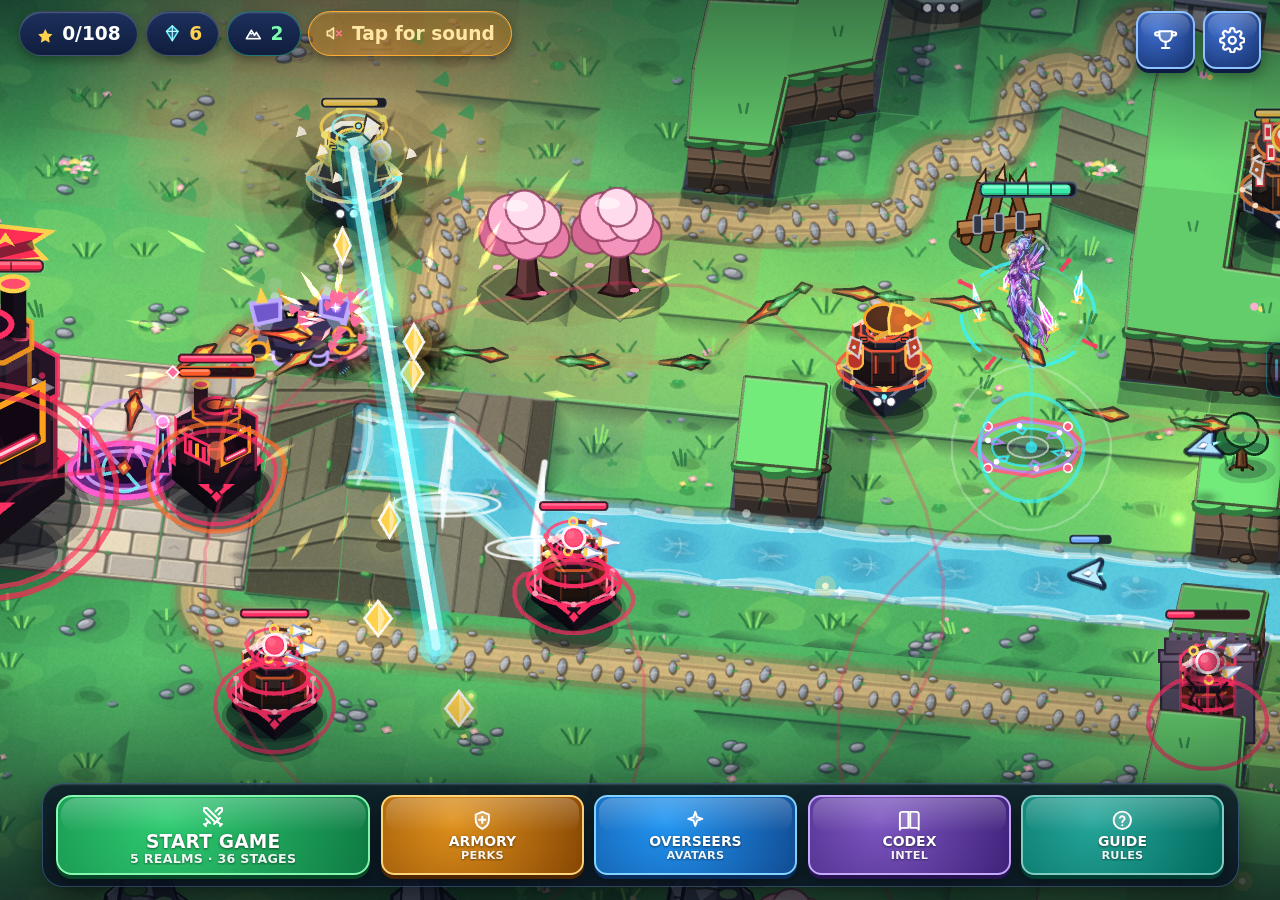
<file: index.html>
<!doctype html>
<html lang="en">
  <head>
    <meta charset="UTF-8" />
    <meta name="viewport" content="width=device-width, initial-scale=1, maximum-scale=1, user-scalable=no, viewport-fit=cover" />
    <meta name="theme-color" content="#0b1830" />
    <link rel="icon" type="image/png" href="./favicon.png" />
    <link rel="apple-touch-icon" href="./icon-192.png" />
    <link rel="manifest" href="./manifest.webmanifest" />
    <title>Summit Siege</title>
    <script type="module" crossorigin src="./assets/index-ChMF7-RA.js"></script>
    <link rel="modulepreload" crossorigin href="./assets/vendor-react-HuhBA_gG.js">
    <link rel="modulepreload" crossorigin href="./assets/game-stages-BZNx_ItV.js">
    <link rel="modulepreload" crossorigin href="./assets/vendor-pixi-BYNZYNb4.js">
    <link rel="modulepreload" crossorigin href="./assets/game-render-rz7ekBul.js">
    <link rel="stylesheet" crossorigin href="./assets/index-CUleKepv.css">
  </head>
  <body>
    <div id="root"></div>
    <script src="./version-switcher.js" defer data-ss-version-switcher></script>
</body>
</html>
</file>
<file: assets/index-CUleKepv.css>
:root{--sat: env(safe-area-inset-top, 0px);--sar: env(safe-area-inset-right, 0px);--sab: env(safe-area-inset-bottom, 0px);--sal: env(safe-area-inset-left, 0px);--ink: #0b1830;--panel: rgba(13, 26, 54, .92);--line: rgba(255, 255, 255, .16);--line-subtle: rgba(255, 255, 255, .1);--line-bright: rgba(143, 194, 255, .34);--gold: #ffd24d;--teal: #5ef2d6;--ui-scale: 1;--surface-glass: linear-gradient(180deg, rgba(16, 29, 58, .95), rgba(9, 17, 36, .97));--surface-glass-deep: linear-gradient(180deg, rgba(22, 38, 74, .98), rgba(11, 20, 42, .98));--surface-card: rgba(28, 48, 92, .55);--surface-card-codex: rgba(24, 42, 82, .58);--glass-blur-sm: blur(5px);--glass-blur-md: blur(6px);--glass-blur-lg: blur(10px);--edge-highlight-sm: inset 0 1px 0 rgba(255, 255, 255, .09);--edge-highlight-md: inset 0 1px 0 rgba(255, 255, 255, .12);--edge-highlight-lg: inset 0 1px 0 rgba(255, 255, 255, .14);--shadow-card: 0 4px 12px rgba(0, 0, 0, .3);--shadow-hud: 0 6px 18px rgba(0, 0, 0, .48);--shadow-sheet: 0 -8px 26px rgba(0, 0, 0, .52);--shadow-modal: 0 18px 46px rgba(0, 0, 0, .74);--transition-btn: transform .08s ease, box-shadow .08s ease, filter .12s ease;--transition-card: border-color .15s ease, background-color .15s ease, box-shadow .15s ease;--transition-fast: background .14s ease, border-color .14s ease, color .14s ease;font-family:system-ui,-apple-system,Segoe UI,Roboto,sans-serif;color:#fff;-webkit-tap-highlight-color:transparent}*{box-sizing:border-box}html,body,#root{margin:0;width:100%;height:100%;height:100dvh;overflow:hidden;background:var(--ink);overscroll-behavior:none;user-select:none;-webkit-user-select:none;touch-action:manipulation}button{font:inherit;color:inherit;border:0;cursor:pointer}button:disabled{cursor:default}.hud-svg-icon{display:inline-block;vertical-align:-.125em;flex-shrink:0}.inline-icon-txt{display:inline-flex;align-items:center;gap:4px}.pill{display:flex;align-items:center;gap:6px;min-height:34px;height:34px;box-sizing:border-box;padding:4px 12px;border-radius:999px;background:linear-gradient(180deg,#1c305c,#101d3d);border:1.5px solid var(--line);box-shadow:inset 0 1px #ffffff2e,0 3px 8px #00000059;font-size:14px;white-space:nowrap;flex-shrink:0}.pill strong{font-weight:800;font-variant-numeric:tabular-nums}.pill.gold strong{color:var(--gold)}.pill.danger{border-color:#ff5d73}.pill.surge{border-color:var(--gold);background:linear-gradient(180deg,#6b4a00,#3a2800)}.pill.surge strong{color:var(--gold)}.core-heart{font-size:14px;color:#ff5d73;line-height:1}.core-bar-track{width:100%;min-width:38px;height:3px;background:#ffffff26;border-radius:2px;overflow:hidden}.core-bar-fill{height:100%;border-radius:2px;transition:width .3s ease,background-color .3s ease}.gold-coin{font-size:14px;line-height:1}.pill.terra-pill{border-color:#2ee29f66}.pill.terra-pill strong{color:#7dffb0}.pill.wave-pill{border-color:#6ebeff73}.wave-tag{font-size:10px;font-weight:900;letter-spacing:.06em;opacity:.85}.icon-btn{position:relative;overflow:hidden;width:44px;height:44px;flex-shrink:0;border-radius:10px;display:inline-flex;align-items:center;justify-content:center;background:radial-gradient(circle at 35% 28%,#3d6fd1,#16306b);border:2px solid #8fc2ff;box-shadow:var(--edge-highlight-lg),0 3px #0c1c42,0 5px 12px #00000073;color:#fff;text-shadow:0 1px 2px rgba(0,0,0,.55);font-size:20px;font-weight:900;line-height:1;transition:var(--transition-btn)}.icon-btn:hover:not(:disabled){filter:brightness(1.08)}.icon-btn:before,.btn:before,.stage-card:before,.pack-card:before,.world-card:before,.build-card:before{content:"";position:absolute;left:2px;right:2px;top:1px;height:44%;border-radius:inherit;background:linear-gradient(180deg,#ffffff3d,#fff0);pointer-events:none}.icon-btn>*,.btn>*,.stage-card>*,.pack-card>*,.world-card>*,.build-card>*{position:relative;z-index:1}.icon-btn:active:not(:disabled){transform:translateY(2px);box-shadow:0 1px #0c1c42,0 3px 6px #0006}.icon-btn.small{font-size:15px;border-radius:9px}.btn{position:relative;overflow:hidden;min-height:44px;min-width:44px;padding:4px 14px;border-radius:10px;display:inline-flex;align-items:center;justify-content:center;gap:5px;background:radial-gradient(circle at 35% 28%,#4285f4,#1844a6);border:2px solid #8fc2ff;box-shadow:var(--edge-highlight-lg),0 3px #0f2966,0 6px 14px #0000006b;color:#fff;text-shadow:0 1px 2px rgba(0,0,0,.55);font-weight:900;font-size:13.5px;white-space:nowrap;flex-shrink:0;transition:var(--transition-btn)}.btn:hover:not(:disabled){filter:brightness(1.07)}.btn:active:not(:disabled){transform:translateY(2px);box-shadow:0 1px #0f2966,0 3px 8px #00000059}.btn:disabled{opacity:.48;filter:saturate(.6)}.btn.small{min-height:34px;min-width:44px;padding:3px 10px;font-size:12.5px;border-radius:9px}.btn.primary{background:radial-gradient(circle at 35% 28%,#2ecc71,#0f7a43);border-color:#85f7ae;box-shadow:0 3px #084726,0 6px 14px #0000006b;color:#fff}.btn.primary:active:not(:disabled){box-shadow:0 1px #084726,0 3px 8px #00000059}.btn.gold{background:radial-gradient(circle at 35% 28%,#ffb300,#b85d00);border-color:#ffe599;box-shadow:0 3px #6e3500,0 6px 14px #0000006b;color:#fff}.btn.gold:active:not(:disabled){box-shadow:0 1px #6e3500,0 3px 8px #00000059}.btn.danger{background:radial-gradient(circle at 35% 28%,#ef5350,#921818);border-color:#ff9e99;box-shadow:0 3px #570d0d,0 6px 14px #0000006b;color:#fff}.btn.danger:active:not(:disabled){box-shadow:0 1px #570d0d,0 3px 8px #00000059}.btn.good{background:radial-gradient(circle at 35% 28%,#26c6da,#00768a);border-color:#9bf6ff;box-shadow:0 3px #004552,0 6px 14px #0000006b;color:#fff}.btn.good:active:not(:disabled){box-shadow:0 1px #004552,0 3px 8px #00000059}.muted{opacity:.7;font-size:13px}.bonus{color:#7dffb0;font-weight:700}.danger-txt{color:#ff7a8a;font-weight:700}.grow{flex:1;min-width:0;min-inline-size:0;display:flex;flex-direction:column;gap:2px}.grow.inline-icon-txt{display:flex;flex-direction:row;align-items:center;flex-wrap:nowrap;gap:6px}.grow b,.grow small{overflow:hidden;text-overflow:ellipsis;white-space:nowrap}.grow small{opacity:.85;font-size:12px}.stars{display:inline-flex;gap:2px}.star{color:#ffffff38;font-size:20px}.star.on{color:var(--gold);text-shadow:0 0 8px rgba(255,210,77,.7)}@keyframes pulse{50%{transform:scale(1.06)}}@keyframes rise{0%{transform:translateY(16px);opacity:0}}@keyframes pop{0%{transform:translate(-50%) scale(.4);opacity:0}30%{transform:translate(-50%) scale(1.15);opacity:1}to{transform:translate(-50%,-30px) scale(1);opacity:0}}@keyframes callout-pop{0%{transform:scale(.8);opacity:0}28%{transform:scale(1.06);opacity:1}to{transform:translateY(-22px) scale(1);opacity:0}}@keyframes taunt-in{0%{transform:translateY(4px) scale(.96);opacity:0}to{transform:translateY(0) scale(1);opacity:1}}@keyframes taunt-whisper{0%{transform:translateY(-3px);opacity:0}12%{transform:translateY(0);opacity:.88}78%{transform:translateY(0);opacity:.84}to{transform:translateY(-2px);opacity:0}}@keyframes taunt-bob{0%,to{transform:translateY(0) rotate(-4deg)}50%{transform:translateY(-2px) rotate(4deg)}}.meta-list,.howto-body,.level-select-grid,.war-research-body,.celebration-list{scrollbar-width:thin;scrollbar-color:rgba(0,240,255,.35) rgba(0,0,0,.16)}::-webkit-scrollbar{width:5px;height:5px}::-webkit-scrollbar-track{background:#00000026;border-radius:3px}::-webkit-scrollbar-thumb{background:#00f0ff47;border-radius:3px}::-webkit-scrollbar-thumb:hover{background:#00f0ff7a}.menu{position:absolute;inset:0;padding:0;background:radial-gradient(120% 80% at 50% 0%,#1d4a7a,#0f2247 45%,#0b1830);overflow:hidden}.menu-ui-layer{position:absolute;inset:0;z-index:2;display:flex;flex-direction:column;padding:calc(8px + var(--sat)) calc(14px + var(--sar)) calc(8px + var(--sab)) calc(14px + var(--sal));overflow:hidden;zoom:var(--ui-scale, 1)}.menu-scene-wrap,.menu-scene-host{position:absolute;inset:0;width:100%;height:100%;pointer-events:none;z-index:0}.menu-scene-host{transition:opacity .6s ease}.menu-scene-host.fading{opacity:0}.menu-scene-host canvas{display:block;width:100%;height:100%;pointer-events:none!important}.menu-scene-vignette{position:absolute;inset:0;pointer-events:none;z-index:1;background:linear-gradient(180deg,rgba(6,12,24,.42) 0%,transparent 18%,transparent 74%,rgba(6,12,24,.64) 100%)}.menu-top{position:relative;z-index:2;width:100%;display:flex;justify-content:space-between;align-items:flex-start;gap:8px;flex-shrink:0}.menu-pills{display:flex;align-items:center;flex-wrap:wrap;flex:1 1 auto;gap:6px;min-width:0}.menu-top-actions{display:flex;align-items:center;gap:6px;flex-shrink:0}.menu-center-hub{position:relative;z-index:2;display:flex;flex-direction:row;align-items:center;justify-content:center;width:min(100%,900px);max-width:900px;margin:auto auto 2px;min-height:0;text-align:center}.menu-action-stack{display:flex;flex-direction:column;align-items:center;gap:8px;width:100%;min-width:0;max-width:900px}.menu-action-stack.menu-hud-dock{display:grid;grid-template-columns:1.55fr repeat(4,1fr);align-items:stretch;gap:8px;width:100%;max-width:900px;min-width:0;padding:8px 10px;border-radius:16px;background:#081024c7;border:1.5px solid rgba(130,185,255,.32);box-shadow:0 10px 28px #0000008c,inset 0 1px #ffffff1f;backdrop-filter:blur(8px)}.menu-action-stack.menu-hud-dock.has-resume{grid-template-columns:1.35fr 1.2fr repeat(4,1fr)}@media(max-width:560px){.menu-center-hub{width:100%;max-width:440px;margin:auto auto 2px}.menu-action-stack.menu-hud-dock{grid-template-columns:repeat(4,1fr);gap:6px;padding:7px 8px}.menu-action-stack.menu-hud-dock .menu-main-cta{grid-column:1 / -1}.menu-action-stack.menu-hud-dock.has-resume .menu-main-cta,.menu-action-stack.menu-hud-dock.has-resume .menu-secondary-cta{grid-column:span 2}}.cmd-tile-btn{container-type:inline-size;display:flex;flex-direction:column;align-items:center;justify-content:center;gap:1px;text-align:center}.cmd-tile-btn .btn-icon{font-size:15px;line-height:1}.cmd-tile-btn .cmd-label{font-weight:900;letter-spacing:.01em;line-height:1.05;color:#fff;max-width:calc(100% - 4px);overflow:hidden;white-space:nowrap;text-align:center}.cmd-tile-btn .cmd-sub{font-weight:800;line-height:1;opacity:.92;letter-spacing:.02em;max-width:calc(100% - 4px);overflow:hidden;white-space:nowrap;text-align:center}.menu-main-cta{width:100%;min-height:58px;padding:6px 8px;border-radius:12px;background:radial-gradient(circle at 35% 28%,#2ecc71,#0f7a43);border:2px solid #85f7ae;box-shadow:var(--edge-highlight-lg),0 3px #084726,0 8px 18px #2ee29f4d;color:#fff;text-shadow:0 1px 2px rgba(0,0,0,.55);transition:var(--transition-btn)}.menu-main-cta:hover:not(:disabled),.menu-secondary-cta:hover:not(:disabled){filter:brightness(1.07)}.menu-main-cta .cmd-label,.menu-secondary-cta .cmd-label{font-size:clamp(9px,min(18cqw,calc(130cqw / var(--chars, 8))),14px)}.menu-main-cta .cmd-sub,.menu-secondary-cta .cmd-sub{font-size:clamp(7px,min(11cqw,calc(115cqw / var(--chars, 10))),9.5px)}.menu-main-cta:active{transform:translateY(2px);box-shadow:0 1px #084726,0 4px 10px #2ee29f40}.menu-main-cta.resume{background:radial-gradient(circle at 35% 28%,#42a5f5,#1558b0);border-color:#90caf9;box-shadow:0 3px #0d3a78,0 8px 18px #38b6ff52}.menu-main-cta.resume:active{box-shadow:0 1px #0d3a78,0 4px 10px #38b6ff40}.menu-secondary-cta{width:100%;min-height:58px;padding:6px 8px;border-radius:12px;background:radial-gradient(circle at 35% 28%,#3c548a,#192952);border:2px solid #8fc2ff;box-shadow:var(--edge-highlight-lg),0 3px #0d1938,0 6px 14px #0000006b;color:#fff;text-shadow:0 1px 2px rgba(0,0,0,.55);transition:var(--transition-btn)}.menu-secondary-cta:active:not(:disabled){transform:translateY(2px);box-shadow:0 1px #0d1938,0 3px 8px #00000059}.menu-sub-btn{container-type:inline-size;display:flex;flex-direction:column;align-items:center;justify-content:center;gap:1px;padding:6px 4px;min-height:58px;min-width:0;background:radial-gradient(circle at 35% 28%,#3a528a,#17274d);border:2px solid rgba(143,194,255,.72);border-radius:10px;box-shadow:0 3px #0c1733,0 5px 12px #0006;color:#fff;transition:transform .08s,box-shadow .08s,filter .12s}.menu-sub-btn.sub-btn-armory{background:radial-gradient(circle at 35% 28%,#e0911b,#874704);border-color:#ffd57a;box-shadow:0 3px #4d2600,0 5px 12px #0000006b}.menu-sub-btn.sub-btn-hangar{background:radial-gradient(circle at 35% 28%,#2196f3,#114c94);border-color:#82d4ff;box-shadow:0 3px #092c5c,0 5px 12px #0000006b}.menu-sub-btn.sub-btn-codex{background:radial-gradient(circle at 35% 28%,#7e57c2,#3f227a);border-color:#c5a8ff;box-shadow:0 3px #26124f,0 5px 12px #0000006b}.menu-sub-btn.sub-btn-howto{background:radial-gradient(circle at 35% 28%,#26a69a,#00695c);border-color:#80cbc4;box-shadow:0 3px #003d33,0 5px 12px #0000006b}.menu-sub-btn:hover{filter:brightness(1.08)}.menu-sub-btn:active{transform:translateY(2px);box-shadow:0 1px #0c1733}.menu-sub-btn.active{border-color:var(--gold);box-shadow:0 0 14px #ffd24d8c,0 3px #4d2600}.menu-sub-btn .btn-icon{font-size:14px;line-height:1;flex-shrink:0}.menu-sub-btn .cmd-label,.menu-sub-btn .btn-label{font-size:clamp(6px,min(19cqw,calc(118cqw / var(--chars, 6))),10.5px);font-weight:900;letter-spacing:0;white-space:nowrap;overflow:hidden;text-overflow:clip;min-width:0;max-width:calc(100% - 4px)}.menu-sub-btn .cmd-sub{font-size:clamp(5.5px,min(15cqw,calc(110cqw / var(--chars, 6))),8.5px)}.sheet.menu-slide-panel.level-select-panel{width:min(96%,640px);max-width:640px;max-height:min(94%,calc(100dvh - 12px - var(--sat) - var(--sab)),500px);padding:8px 12px 10px;gap:6px}.level-select-header{margin-bottom:0;gap:7px;min-height:32px}.level-select-header .icon-btn.small{width:38px;min-width:38px;height:32px;min-height:32px;border-radius:9px;font-size:15px}.level-header-copy{min-width:0;gap:1px}.level-header-title{margin:0;font-size:15.5px;line-height:1.15;white-space:nowrap;overflow:hidden;text-overflow:ellipsis}.level-breadcrumb{display:block;font-size:10px;line-height:1.15;color:#d6e8ffc7;white-space:nowrap;overflow:hidden;text-overflow:ellipsis}.level-select-difficulty{display:flex;align-items:center;gap:4px;flex-shrink:0}.diff-btn{flex-direction:row!important;gap:4px!important;min-width:62px!important;min-height:32px!important;height:32px!important;padding:0 8px!important;border-radius:9px!important}.level-select-grid{display:grid;grid-template-columns:repeat(3,minmax(0,1fr));gap:8px;padding:2px 2px 4px;flex:1 1 auto;min-height:0;min-inline-size:0;max-height:none;overflow-y:auto;overflow-x:hidden;scrollbar-gutter:stable;overscroll-behavior:contain;align-content:start}.level-select-grid.two-col{grid-template-columns:repeat(2,minmax(0,1fr))}@media(max-width:540px){.level-select-grid{grid-template-columns:repeat(2,minmax(0,1fr));gap:8px}.level-select-header{gap:5px}.level-header-title{font-size:14.5px}.sheet.menu-slide-panel .sheet-row h3{font-size:15.5px}.howto-got-it-btn{padding:0 9px;font-size:11.5px;min-width:68px}.diff-btn{min-width:50px!important}}.pack-card,.world-card{position:relative;overflow:hidden;min-width:0;min-height:104px;display:flex;flex-direction:column;align-items:center;justify-content:center;gap:3px;padding:9px 9px 10px;border-radius:14px;background:radial-gradient(circle at 35% 24%,color-mix(in srgb,var(--card-accent, #4285f4) 30%,#263f78),#132040);border:2px solid color-mix(in srgb,var(--card-accent, #7aa5eb) 72%,#d6e8ff);box-shadow:0 4px #091229,0 7px 16px #00000075;color:#fff;text-align:center;cursor:pointer;transition:transform .08s,box-shadow .08s,filter .12s}.pack-card>*,.world-card>*{position:relative;z-index:2}.pack-card:hover:not(:disabled),.world-card:hover:not(:disabled){filter:brightness(1.08)}.pack-card:active:not(:disabled),.world-card:active:not(:disabled){transform:translateY(2px);box-shadow:0 2px #091229}.pack-card.hard,.world-card.hard{background:radial-gradient(circle at 35% 24%,color-mix(in srgb,var(--card-accent, #ef5350) 24%,#b8293b),#631020);border-color:color-mix(in srgb,var(--card-accent, #ff8f9b) 40%,#ff9aa8);box-shadow:0 4px #420814,0 7px 16px #0000007a}.pack-card.special{background:radial-gradient(circle at 35% 24%,#38b6ff,#174c94);border-color:#96dcff;box-shadow:0 4px #0b2a57,0 7px 16px #0000007a}.pack-card[data-pack-id]{background-color:#132040;background-size:cover;background-position:center;background-repeat:no-repeat}.pack-card[data-pack-id].hard:before{content:"";position:absolute;inset:0;z-index:1;pointer-events:none;background:linear-gradient(180deg,#a0183057,#580a188f)}.pack-card[data-pack-id]:after{content:"";position:absolute;inset:0;z-index:1;pointer-events:none;background:linear-gradient(115deg,transparent 22%,rgba(255,255,255,.24) 48%,transparent 72%);transform:translate(-125%);opacity:0}.pack-card[data-pack-id=anime]{background-image:linear-gradient(180deg,#0a12266b,#080f20db),url(../assets/pack-anime-1x.webp);background-image:linear-gradient(180deg,#0a12266b,#080f20db),image-set(url(../assets/pack-anime-1x.webp) 1x type("image/webp"),url(../assets/pack-anime.webp) 2x type("image/webp"),url(../assets/pack-anime.jpg) 1x type("image/jpeg"))}.pack-card[data-pack-id=yokai]{background-image:linear-gradient(180deg,#0a12266b,#080f20db),url(../assets/pack-yokai-1x.webp);background-image:linear-gradient(180deg,#0a12266b,#080f20db),image-set(url(../assets/pack-yokai-1x.webp) 1x type("image/webp"),url(../assets/pack-yokai.webp) 2x type("image/webp"),url(../assets/pack-yokai.jpg) 1x type("image/jpeg"))}.pack-card[data-pack-id=alien]{background-image:linear-gradient(180deg,#0a12266b,#080f20db),url(../assets/pack-alien-1x.webp);background-image:linear-gradient(180deg,#0a12266b,#080f20db),image-set(url(../assets/pack-alien-1x.webp) 1x type("image/webp"),url(../assets/pack-alien.webp) 2x type("image/webp"),url(../assets/pack-alien.jpg) 1x type("image/jpeg"))}.pack-card[data-pack-id=prehistoric]{background-image:linear-gradient(180deg,#0a12266b,#080f20db),url(../assets/pack-prehistoric-1x.webp);background-image:linear-gradient(180deg,#0a12266b,#080f20db),image-set(url(../assets/pack-prehistoric-1x.webp) 1x type("image/webp"),url(../assets/pack-prehistoric.webp) 2x type("image/webp"),url(../assets/pack-prehistoric.jpg) 1x type("image/jpeg"))}.pack-card[data-pack-id=western]{background-image:linear-gradient(180deg,#0a12266b,#080f20db),url(../assets/pack-western-1x.webp);background-image:linear-gradient(180deg,#0a12266b,#080f20db),image-set(url(../assets/pack-western-1x.webp) 1x type("image/webp"),url(../assets/pack-western.webp) 2x type("image/webp"),url(../assets/pack-western.jpg) 1x type("image/jpeg"))}.pack-card[data-pack-id=special]{background-image:linear-gradient(180deg,#0a1a386b,#08142cdb),url(../assets/pack-special-1x.webp);background-image:linear-gradient(180deg,#0a1a386b,#08142cdb),image-set(url(../assets/pack-special-1x.webp) 1x type("image/webp"),url(../assets/pack-special.webp) 2x type("image/webp"),url(../assets/pack-special.jpg) 1x type("image/jpeg"))}.world-card.locked-preview{background:radial-gradient(circle at 35% 24%,#404e6b,#20293e);border-color:#8fc2ff6b;box-shadow:0 4px #141a2b;opacity:.82}.pack-card-top,.world-card-top{width:100%;display:flex;align-items:center;justify-content:space-between;gap:4px}.pack-card-badge{font-size:9px;font-weight:900;letter-spacing:.06em;text-transform:uppercase;padding:2px 6px;border-radius:999px;background:color-mix(in srgb,var(--card-accent, #38b6ff) 24%,rgba(8,16,36,.78));border:1px solid color-mix(in srgb,var(--card-accent, #38b6ff) 65%,transparent);color:#fff;white-space:nowrap}.pack-card-stars,.world-card-stars{font-size:10px;font-weight:900;color:var(--gold);background:#08102494;padding:2px 6px;border-radius:999px;white-space:nowrap}.pack-card-visuals,.world-card-visuals{display:inline-flex;align-items:center;justify-content:center;gap:5px;flex-shrink:0;max-width:100%}.pack-card-icon{display:inline-flex;align-items:center;justify-content:center;line-height:1;flex-shrink:0;filter:drop-shadow(0 2px 6px rgba(0,0,0,.65))}.pack-avatar-thumb,.world-avatar-thumb,.stage-avatar-thumb{border-radius:50%;border-color:color-mix(in srgb,var(--card-accent, #7df9ff) 65%,rgba(255,255,255,.45));box-shadow:0 2px 6px #00000080;flex-shrink:0}.pack-unit-preview-row{display:inline-flex;align-items:center;gap:3px;flex-shrink:0}.pack-unit-thumb{border-radius:7px;border-color:#94c5ff66}.world-card-thumb-wrap{width:36px;height:36px;border-radius:10px;overflow:hidden;display:grid;place-items:center;background:#08102499;border:1.5px solid color-mix(in srgb,var(--card-accent, #7aa5eb) 68%,rgba(255,255,255,.35));box-shadow:0 3px 10px #00000073;flex-shrink:0}.world-diorama-thumb{display:block}.card-star-progress{width:100%;height:4px;margin-top:2px;border-radius:999px;background:#060c1abf;border:1px solid rgba(255,255,255,.14);overflow:hidden;flex-shrink:0}.card-star-fill{height:100%;border-radius:999px;background:linear-gradient(90deg,#ffab00,#ffe57f);box-shadow:0 0 6px #ffd24d73}.pack-card-name,.world-card-name{font-size:13px;font-weight:900;font-style:italic;line-height:1.15;max-width:100%;white-space:nowrap;overflow:hidden;text-overflow:ellipsis;text-shadow:0 2px 4px rgba(0,0,0,.65)}.pack-card-sub,.world-card-sub{font-size:10px;line-height:1.2;color:#e2eeffe6;text-shadow:0 1px 3px rgba(0,0,0,.6);display:-webkit-box;-webkit-line-clamp:2;-webkit-box-orient:vertical;overflow:hidden}.level-select-grid .stage-card{width:auto;height:auto;min-width:0;min-height:92px;flex:none;padding:8px 8px 9px;gap:3px;justify-content:center;border-radius:14px}.level-select-grid .stage-card .stage-num{width:28px;height:28px;font-size:14px;flex-shrink:0}.level-select-grid .stage-card .stage-name{font-size:12.5px;font-weight:900;line-height:1.15;flex-shrink:0;max-width:100%;white-space:nowrap;overflow:hidden;text-overflow:ellipsis}.level-select-grid .stage-card .stars{flex-shrink:0}.level-select-grid .stage-card .stars .star{font-size:14px}.level-select-grid .stage-card .stage-hint{font-size:9.5px;line-height:1.2;opacity:.85}.stage-tray,.slide-tray,.chip-tray{display:flex;flex-direction:row;align-items:center;gap:10px;overflow-x:auto;scrollbar-width:none;-webkit-overflow-scrolling:touch;scroll-snap-type:x proximity}.stage-tray::-webkit-scrollbar,.slide-tray::-webkit-scrollbar,.chip-tray::-webkit-scrollbar{display:none}@media(hover:hover)and (pointer:fine){.stage-tray,.slide-tray,.chip-tray,.codex-tabs{cursor:grab}.stage-tray,.slide-tray,.chip-tray{scroll-snap-type:none}}.stage-tray button:disabled,.slide-tray button:disabled,.chip-tray button:disabled,.codex-tabs button:disabled,.sheet button:disabled,.popover button:disabled{pointer-events:none}.stage-tray:focus-visible,.slide-tray:focus-visible,.chip-tray:focus-visible,.sheet:focus-visible,.popover:focus-visible{outline:2px solid var(--gold);outline-offset:2px}.stage-tray{width:100%;max-width:100%;padding:4px 2px 10px;margin:0}.stage-card{position:relative;overflow:hidden;flex:0 0 150px;scroll-snap-align:start;display:flex;flex-direction:column;align-items:center;gap:3px;padding:10px;border-radius:16px;background:radial-gradient(circle at 35% 24%,#2b447d,#142244);border:2px solid var(--card-accent, #7aa5eb);box-shadow:0 4px #091229,0 8px 18px #0000007a;text-align:center;transition:transform .08s,box-shadow .08s,filter .12s}.stage-card.hard{background:radial-gradient(circle at 35% 24%,#ef5350,#7a1426);border-color:#ff9aa8;box-shadow:0 4px #4d0a16,0 8px 18px #0000007a}.stage-card.special{background:radial-gradient(circle at 35% 24%,#38b6ff,#174c94);border-color:#96dcff;box-shadow:0 4px #0b2a57,0 8px 18px #0000007a}.stage-card.special.endless{background:radial-gradient(circle at 35% 24%,#9b6bff,#462199);border-color:#cbb2ff;box-shadow:0 4px #261057,0 8px 18px #0000007a}.stage-card:active:not(:disabled){transform:translateY(2px);box-shadow:0 2px #091229}.stage-card.locked{background:radial-gradient(circle at 35% 24%,#445270,#232c42);border-color:#8fc2ff59;box-shadow:0 4px #141a2b;opacity:.72}.stage-world{font-size:10px;font-weight:900;letter-spacing:.08em;text-transform:uppercase;background:#0b18308c;padding:2px 7px;border-radius:999px}.stage-badge{font-size:12px;font-weight:800;color:var(--gold);background:#0b183073;padding:2px 8px;border-radius:999px}.stage-num{width:38px;height:38px;border-radius:12px;display:grid;place-items:center;background:#ffffff47;font-weight:900;font-size:19px}.stage-name{font-weight:900;font-style:italic;font-size:15px;text-shadow:0 2px 3px rgba(0,0,0,.25)}.stage-hint{font-size:11px;line-height:1.2;opacity:.95;display:-webkit-box;-webkit-line-clamp:2;-webkit-box-orient:vertical;overflow:hidden}.section-label{font-size:12px;font-weight:900;letter-spacing:.08em;text-transform:uppercase;color:var(--gold);margin:6px 0 3px}.section-label:first-child{margin-top:0}.hangar-note{display:block;font-size:10.5px;line-height:1.3;opacity:.75;color:#d6e8ffc7;margin:-2px 0 2px}.meta-card.hangar-detail-card{display:flex;flex-direction:column;align-items:stretch;flex-wrap:nowrap;gap:8px;padding:9px 10px}.hangar-detail-banner,.codex-detail-banner{width:100%;aspect-ratio:16 / 9;max-height:148px;object-fit:cover;object-position:center 12%;border-radius:10px;border:1px solid rgba(125,249,255,.34);display:block;background:#070d1c}@media(max-height:520px){.meta-card.hangar-detail-card{display:grid;grid-template-columns:140px minmax(0,1fr);grid-template-rows:auto auto;align-items:center;gap:5px 10px;padding:7px 9px}.meta-card.hangar-detail-card .hangar-detail-banner{grid-row:1 / span 2;width:140px;height:78px;max-height:78px;aspect-ratio:auto}.meta-card.hangar-detail-card>.hangar-auto-btn{min-height:28px;padding:3px 10px;font-size:11px}}.hangar-detail-copy{display:flex;flex-direction:column;gap:2px;min-width:0}.hangar-detail-copy b{font-size:12.5px;font-weight:800;color:#fff}.hangar-detail-copy small{font-size:11px;line-height:1.3;color:#d6e8ffd9}.meta-card.hangar-detail-card>.hangar-auto-btn{align-self:flex-start;display:inline-flex;align-items:center;gap:6px;min-height:34px;padding:5px 12px;font-size:11.5px;font-weight:800;color:#fff}.meta-card.hangar-detail-card>.hangar-auto-btn:disabled{opacity:.9}.codex-tabs{display:flex;flex-direction:row;align-items:center;gap:4px;flex-shrink:0!important;min-height:34px!important;height:auto;overflow-x:auto;overflow-y:hidden;padding:1px 1px 3px;scrollbar-width:none;-webkit-overflow-scrolling:touch}.codex-tabs::-webkit-scrollbar{display:none}.codex-top-strip{padding-bottom:4px;border-bottom:1px solid rgba(255,255,255,.08)}.codex-top-strip .codex-tabs{flex:1 1 0;width:auto;min-inline-size:0;padding:1px}@media(max-width:960px){.sheet.menu-slide-panel.codex-panel .codex-tabs{padding-right:16px;-webkit-mask-image:linear-gradient(90deg,#000 94%,transparent 100%);mask-image:linear-gradient(90deg,#000 94%,transparent 100%)}}.codex-tabs .btn.cmd-tab-btn,.btn.cmd-tab-btn{flex:0 0 auto!important;flex-shrink:0!important;display:inline-flex;flex-direction:column;align-items:center;justify-content:center;gap:1px;width:max-content;min-width:64px;min-height:34px;height:auto;padding:3px 9px;border-radius:9px;line-height:1}.codex-tabs .btn.cmd-tab-btn.codex-tab-pill{flex:1 0 auto!important;flex-direction:row;gap:3.5px;min-width:max-content;min-height:32px;height:32px;padding:0 7px;border-radius:9px}.codex-tabs .btn.cmd-tab-btn.codex-tab-pill .cmd-label{font-size:9.8px;letter-spacing:.015em}.codex-tabs .btn.cmd-tab-btn.codex-tab-pill .cmd-sub{font-size:8.5px;padding:1px 4.5px;border-radius:999px;background:#050c1c59;color:#ffe27a}.btn.cmd-tab-btn .btn-icon{font-size:12px;line-height:1;display:inline-flex;align-items:center}.btn.cmd-tab-btn .cmd-label{font-size:10px;font-weight:900;color:#fff;white-space:nowrap;text-align:center}.btn.cmd-tab-btn .cmd-sub{font-size:8.5px;font-weight:800;color:#ffe27a;white-space:nowrap;text-align:center}.codex-tabs .btn.cmd-chip-btn,.btn.cmd-chip-btn{flex:0 0 auto!important;width:max-content;min-width:54px;min-height:32px;height:32px;padding:3px 9px;border-radius:8px;display:inline-flex;align-items:center;justify-content:center}.btn.cmd-chip-btn .cmd-label{font-size:10px;font-weight:900;color:#fff;white-space:nowrap;text-align:center}.meta-list{display:flex;flex-direction:column;gap:6px;padding:2px 2px 8px;flex:1 1 auto;min-height:0;min-inline-size:0;overflow-y:auto;overflow-x:hidden;scrollbar-gutter:stable;-webkit-overflow-scrolling:touch;touch-action:pan-y;overscroll-behavior:contain}.meta-tile-grid{display:grid;grid-template-columns:repeat(2,minmax(0,1fr));gap:7px;min-inline-size:0;align-content:start}@media(max-width:600px){.meta-tile-grid{grid-template-columns:1fr}}.meta-tile.span-2{grid-column:1 / -1}.meta-card{display:flex;align-items:center;justify-content:space-between;flex-wrap:wrap;gap:10px;min-width:0;min-inline-size:0;padding:9px 12px;border-radius:12px;background:var(--surface-card);border:1.5px solid var(--line);box-shadow:var(--edge-highlight-sm),var(--shadow-card);text-align:left;transition:var(--transition-card)}.meta-card:hover{border-color:var(--line-bright)}.meta-card.meta-tile{align-items:center;flex-wrap:nowrap;gap:8px;padding:8px 10px;min-width:0;min-inline-size:0}.meta-card.meta-tile:has(>.entity-thumb):has(>.cmd-action-btn){display:grid;grid-template-columns:auto minmax(0,1fr);align-items:start;column-gap:10px;row-gap:4px}.meta-card.meta-tile:has(>.entity-thumb):has(>.cmd-action-btn)>.entity-thumb{grid-row:1 / span 2;align-self:center}.meta-card.meta-tile:has(>.entity-thumb):has(>.cmd-action-btn)>.cmd-action-btn{grid-column:2;justify-self:start;flex-direction:row;width:auto;min-width:116px;max-width:100%;min-height:36px;padding:4px 12px;gap:6px}.meta-card.meta-tile:has(>.entity-thumb):has(>.cmd-action-btn)>.cmd-action-btn .cmd-sub,.meta-card.meta-tile:has(>.entity-thumb):has(>.cmd-action-btn)>.cmd-action-btn .cmd-cost{margin-left:2px}.meta-card.meta-tile:has(>.ad-reward-icon-badge):has(>.cmd-action-btn){display:grid;grid-template-columns:auto minmax(0,1fr) auto;align-items:center;column-gap:10px;row-gap:4px}.meta-card.meta-tile:has(>.ad-reward-icon-badge):has(>.cmd-action-btn)>.cmd-action-btn{width:78px;min-width:72px;max-width:96px;min-height:44px;padding:4px 6px;flex-direction:column;flex-shrink:0;justify-self:end}.meta-card.meta-tile:not(:has(>.entity-thumb)):not(:has(>.ad-reward-icon-badge)):has(>.cmd-action-btn){display:grid;grid-template-columns:minmax(0,1fr) auto;align-items:center;column-gap:10px;row-gap:4px}.meta-card.meta-tile:not(:has(>.entity-thumb)):not(:has(>.ad-reward-icon-badge)):has(>.cmd-action-btn)>.cmd-action-btn{width:78px;min-width:72px;max-width:96px;min-height:44px;padding:4px 6px;flex-direction:column;flex-shrink:0;justify-self:end}.meta-card.meta-tile:has(>.codex-tabs){flex-direction:column;align-items:stretch;gap:6px}.meta-card.meta-tile:has(>.codex-tabs)>.codex-tabs{width:100%;flex-wrap:wrap;padding:0;min-height:0!important}@media(max-width:340px){.meta-card.meta-tile:has(>.ad-reward-icon-badge):has(>.cmd-action-btn),.meta-card.meta-tile:not(:has(>.entity-thumb)):not(:has(>.ad-reward-icon-badge)):has(>.cmd-action-btn){grid-template-columns:1fr}.meta-card.meta-tile:has(>.ad-reward-icon-badge):has(>.cmd-action-btn)>.cmd-action-btn,.meta-card.meta-tile:not(:has(>.entity-thumb)):not(:has(>.ad-reward-icon-badge)):has(>.cmd-action-btn)>.cmd-action-btn{justify-self:start;width:auto;min-width:96px}}.entity-thumb{display:inline-flex;align-items:center;justify-content:center;width:var(--thumb-sz, 42px);height:var(--thumb-sz, 42px);flex:0 0 auto;border-radius:10px;background:radial-gradient(circle at 50% 42%,#60a5fa38,#081024c7);border:1px solid rgba(148,197,255,.28);overflow:hidden}.entity-thumb img{display:block;width:100%;height:100%;object-fit:contain;pointer-events:none}.entity-thumb.entity-thumb-portrait{background:radial-gradient(circle at 50% 35%,#38bdf838,#070d1ceb)}.entity-thumb.entity-thumb-portrait img{object-fit:cover;object-position:center 20%}.entity-thumb-fb{font-size:15px;line-height:1;opacity:.9}.entity-thumb.r-thumb{background:transparent;border:none;border-radius:0;margin-bottom:0}.meta-card .codex-tabs{flex-wrap:wrap;min-height:0!important;height:auto!important;padding-bottom:2px;max-width:100%;min-inline-size:0}.meta-card .btn.cmd-action-btn{width:68px;min-width:66px;min-height:44px}.meta-card.active{border-color:var(--gold);background:#374e82a6}.meta-card .grow{flex:1;min-width:0;min-inline-size:0;text-align:left}.meta-card .grow b{display:block;font-size:13px;font-weight:800;line-height:1.25;color:#fff;white-space:normal;overflow-wrap:anywhere}.meta-card .grow small{display:block;font-size:11px;line-height:1.3;color:#ffffffd1;margin-top:2px;white-space:normal;overflow-wrap:anywhere}.meta-card .grow small.bonus{color:#7df9ff;font-weight:700}.meta-card button{flex-shrink:0}.ad-reward-banner{background:linear-gradient(135deg,#facc1524,#0ea5e91f);border-color:#facc156b}.ad-reward-icon-badge{width:44px;height:44px;border-radius:12px;display:grid;place-items:center;flex-shrink:0;background:linear-gradient(135deg,#facc1542,#d9770652);border:1.5px solid rgba(253,224,71,.65);color:#fde68a;box-shadow:0 0 12px #facc1538}.ad-reward-icon-badge.small{width:36px;height:36px;border-radius:10px}.game,.stage-host{position:absolute;inset:0}.stage-host canvas{display:block}.hud{position:absolute;inset:0;pointer-events:none;zoom:var(--ui-scale, 1)}.hud>*{pointer-events:auto}.top-bar{position:absolute;top:calc(8px + var(--sat));right:calc(8px + var(--sar));display:flex;justify-content:flex-end;align-items:flex-start;pointer-events:none;z-index:25}.top-bar>*{pointer-events:none}.pills{flex:1;min-width:0;display:flex;flex-wrap:wrap;gap:6px;align-items:flex-start;transition:opacity .2s ease,transform .2s ease}.pill-divider{width:1px;height:14px;background:#fff3;margin:0 4px;flex-shrink:0}.pill.micro-pill,.hud div.pill.micro-pill{min-height:22px;height:22px;padding:2px 8px;border-radius:999px;gap:4px;font-size:10.5px;font-weight:800;font-variant-numeric:tabular-nums;line-height:1;background:#0f1c38e6;border:1px solid rgba(125,249,255,.28);box-shadow:0 2px 6px #0000005c}.hud button.pill.micro-pill{min-height:28px;height:28px;min-width:38px;padding:2px 8px;border-radius:999px;gap:4px;font-size:10px;font-weight:900;line-height:1}.hud div.pill.micro-pill.core-hp-pill{border-color:#ff5d7394}.hud div.pill.micro-pill.core-hp-pill.danger{background:#581224f0;border-color:#ff5d73;color:#ffe4e6}.hud div.pill.micro-pill.gold-pill{border-color:#ffd24d73}.hud div.pill.micro-pill.objective-pill{border-color:#ff2e63a6}.hud div.pill.micro-pill.tier-pill{border-color:#ff9f1c73;color:#ffe2a8}.hud div.pill.micro-pill.wave-pill{border-color:#6ebeff85}.hud div.pill.micro-pill .core-heart,.hud div.pill.micro-pill .gold-coin{display:inline-flex;align-items:center;font-size:10px;line-height:1;flex-shrink:0}.gold-num{color:var(--gold);font-size:10.5px;font-weight:900;font-variant-numeric:tabular-nums;letter-spacing:-.02em;text-shadow:0 0 6px rgba(255,210,77,.35)}.surge-inline{display:inline-flex;align-items:center;font-style:normal;font-size:8.5px;font-weight:900;color:#ffcf66;background:linear-gradient(135deg,#ff6e00d9,#be1c00e6);border-radius:5px;padding:1px 3px;line-height:1;white-space:nowrap;flex-shrink:0;letter-spacing:-.02em}.hq-hp-text{font-size:10.5px;font-weight:800;color:#ff8a80;font-variant-numeric:tabular-nums;white-space:nowrap;flex-shrink:0}.surge-vignette{position:absolute;inset:0;pointer-events:none;z-index:5;box-shadow:inset 0 0 45px #ff780047,inset 0 0 15px #ff3c0066;opacity:0;transition:opacity .3s ease}.surge-vignette.active{opacity:1}@keyframes surge-fire-pulse{0%{box-shadow:inset 0 0 35px #ff780038,inset 0 0 12px #ff3c004d}to{box-shadow:inset 0 0 55px #ff8c0066,inset 0 0 20px #ff50008c}}.pills>*,.top-right>*{pointer-events:auto}.top-right{display:flex;align-items:flex-start;gap:6px;flex-shrink:0}.top-right-btns{display:grid;grid-template-columns:34px 34px 40px;grid-template-rows:32px 32px;gap:4px;align-items:stretch;flex-shrink:0}.speed-hud-btn,.rotate-hud-btn{width:34px;min-width:34px;height:32px;min-height:32px;padding:0;border-radius:10px;font-size:11px;font-weight:900;display:grid;place-items:center}.speed-hud-btn.active{background:radial-gradient(circle at 35% 30%,#ffd24d,#d97706);border-color:#fff3b0;color:#1c1200}.speed-pill-txt{line-height:1;font-variant-numeric:tabular-nums}.minimap{width:auto;height:auto;max-width:96px;max-height:92px;flex-shrink:0;display:block;border-radius:12px;border:2px solid rgba(80,160,255,.5);background:#081225;box-shadow:0 4px 14px #0000008c,inset 0 0 12px #00a0ff26}.perks-hud-btn{grid-column:2;grid-row:1 / span 2;position:relative;width:34px;min-width:34px;height:100%;min-height:44px;padding:0;border-radius:10px;display:grid;place-items:center}.perks-hud-btn.ready{background:linear-gradient(180deg,#40300ceb,#221806f5);border-color:#ffce4bb8;color:#ffe28a;box-shadow:0 0 10px #ffc43640}.perk-ready-badge{position:absolute;top:2px;right:2px;min-width:14px;height:14px;padding:0 3px;display:inline-flex;align-items:center;justify-content:center;border-radius:999px;background:#f59e0b;color:#140c00;font-size:9px;font-weight:900;line-height:1;border:1px solid rgba(255,255,255,.85);pointer-events:none;box-sizing:border-box}.pause-hud-btn{grid-column:3;grid-row:1 / span 2;width:40px;min-width:40px;height:100%;min-height:44px;font-size:17px}.hud-collapsed{display:none!important}.bottom-left{position:absolute;left:calc(10px + var(--sal));bottom:calc(10px + var(--sab));display:flex;flex-direction:column;align-items:flex-start;gap:4px;max-width:calc(100% - 266px - var(--sal) - var(--sar));pointer-events:none;z-index:25}.bottom-left>*{pointer-events:auto}.telemetry-secondary{display:flex;flex-direction:row;flex-wrap:wrap;align-items:center;gap:4px;max-width:100%}.hud-action-pills{display:inline-flex;flex-wrap:wrap;align-items:center;gap:4px}.bottom-left .pills{display:flex;flex-wrap:wrap;align-items:center;gap:4px;max-width:100%}.chip-tray{max-width:100%;gap:6px}.chip{display:flex;align-items:center;gap:5px;flex-shrink:0;padding:4px 10px;border-radius:999px;background:linear-gradient(180deg,#1c305ce0,#101d3df0);border:1.5px solid var(--line);font-size:12px;font-weight:800;box-shadow:0 3px 8px #00000059}.chip i{width:10px;height:10px;border-radius:50%;border:1.5px solid rgba(255,255,255,.7)}.bottom-right{position:absolute;right:calc(8px + var(--sar));bottom:calc(8px + var(--sab));display:grid;grid-auto-flow:column;grid-auto-columns:56px;grid-template-rows:44px;gap:6px;align-items:stretch;z-index:35}.round-btn{container-type:inline-size;position:relative;width:100%;height:100%;border-radius:10px;overflow:hidden;display:flex;flex-direction:column;align-items:center;justify-content:center;background:radial-gradient(circle at 35% 30%,#4a8df8,#1844a6);border:2px solid #8fc2ff;box-shadow:0 3px #102e70,0 6px 14px #00000073;transition:transform .08s,box-shadow .08s;padding:1px;box-sizing:border-box}.round-btn.cmd-btn{width:100%;height:100%;border-radius:10px}.round-btn.has-hotkey{padding:9px 1px 1px}.round-btn .btn-hotkey-badge{position:absolute;top:2px;left:2px;font-size:7px;font-weight:900;letter-spacing:.04em;background:#000000b8;color:#e0edff;padding:1px 3px;border-radius:3px;line-height:1;z-index:3;pointer-events:none}.round-btn.strafe-btn .btn-hotkey-badge{font-size:5.5px;letter-spacing:0;padding:1px 2.5px}.round-btn .btn-icon{font-size:13px;line-height:1;position:relative;z-index:2;margin-top:0;flex-shrink:0;filter:drop-shadow(0 1px 1.5px rgba(0,0,0,.7))}.round-btn .cmd-label{font-size:clamp(4.8px,min(16.5cqw,calc(84cqw / var(--chars, 7))),9.5px);font-weight:900;line-height:1.08;letter-spacing:-.025em;color:#fff;margin-top:1px;max-width:100%;flex-shrink:0;overflow:hidden;white-space:nowrap;text-align:center;position:relative;z-index:2}.round-btn small,.round-btn .cmd-sub,.round-btn .cmd-cost{font-size:clamp(4.5px,min(15cqw,calc(96cqw / var(--chars, 7))),8.8px);font-weight:800;position:relative;z-index:2;letter-spacing:-.01em;line-height:1.08;margin-top:1px;opacity:.92;max-width:100%;flex-shrink:0;overflow:hidden;white-space:nowrap;text-align:center}.round-btn .cmd-cost{color:#ffd24d}.ship-hp-track{width:calc(100% - 8px);height:3px;margin-top:1px;border-radius:999px;background:#050c1e8c;border:.5px solid rgba(255,255,255,.22);overflow:hidden;position:relative;z-index:1;flex-shrink:0}.ship-hp-fill{height:100%;border-radius:999px;transition:width .15s ease,background-color .2s ease}.round-btn em{position:absolute;left:0;right:0;top:0;background:#050c1eb8;z-index:1;pointer-events:none}.round-btn:active:not(:disabled){transform:translateY(2px);box-shadow:0 1px #102e70}.round-btn:disabled{opacity:.55}.round-btn.flagship-btn{background:radial-gradient(circle at 35% 30%,#5c6bc0,#283593);border-color:#9fa8da;box-shadow:0 3px #1a237e,0 5px 12px #0006}.round-btn.flagship-btn.airborne{background:radial-gradient(circle at 35% 30%,#26a69a,#00695c);border-color:#80cbc4;box-shadow:0 3px #004d40,0 5px 12px #0006}.round-btn.flagship-btn.ready{background:radial-gradient(circle at 35% 30%,#7e57c2,#4527a0);border-color:#b39ddb;box-shadow:0 0 14px #7e57c2b3,0 3px #311b92}.round-btn.patrol-btn{background:radial-gradient(circle at 35% 30%,#42a5f5,#1565c0);border-color:#90caf9;box-shadow:0 3px #0d47a1,0 5px 12px #0006}.round-btn.patrol-btn.active{background:radial-gradient(circle at 35% 30%,#ffa726,#e65100);border-color:#ffcc80;box-shadow:0 0 14px #ffa726cc,0 3px #bf360c}.round-btn.terra-btn{background:radial-gradient(circle at 35% 30%,#26a69a,#0f5c52);border-color:#80cbc4;box-shadow:0 3px #073832,0 5px 12px #0000006b}.round-btn.terra-btn.ready{background:radial-gradient(circle at 35% 30%,#2ee29f,#117a54);border-color:#8cf7cc;box-shadow:0 3px #084730,0 5px 12px #2ee29f52}.round-btn.terra-btn.active{background:radial-gradient(circle at 35% 30%,#5effb8,#149e66);border-color:#fff;box-shadow:0 0 16px #5effb8d9,0 3px #095939}.round-btn.overseer-dock-btn{background:radial-gradient(circle at 35% 30%,#7c3aed,#311b92);border-color:#c4b5fd;box-shadow:0 3px #1e1058,0 6px 14px #00000073}.round-btn.overseer-dock-btn.ready{background:radial-gradient(circle at 35% 30%,#9333ea,#4c1d95);border-color:#e9d5ff;box-shadow:0 0 14px #a855f7b3,0 3px #2e1065}.round-btn.overseer-dock-btn.active{background:radial-gradient(circle at 35% 30%,#a855f7,#5b21b6);border-color:#fff;box-shadow:0 0 16px #c084fcd9,0 3px #2e1065}.round-btn.overseer-dock-btn.rejuvenating{border-color:#6ee7b7;box-shadow:0 0 14px #2ee29fbf,0 3px #064e3b}.round-btn.overseer-dock-btn.overdrive-ready{border-color:#ffd24d;box-shadow:0 0 16px #ffd24dd9,0 0 8px #36f3ff8c,0 3px #713f12;animation:overseerOdPulse 1.3s ease-in-out infinite}@keyframes overseerOdPulse{0%,to{box-shadow:0 0 12px #ffd24dbf,0 3px #713f12}50%{box-shadow:0 0 22px #ffd24d,0 0 12px #36f3ffbf,0 3px #713f12}}.overseer-dock-thumb{border-radius:5px;flex-shrink:0;border-width:1px!important}.round-btn .army-badge,.round-btn .dock-count-badge{position:absolute;top:2px;right:2px;min-width:16px;height:15px;padding:0 4px;display:inline-flex;align-items:center;justify-content:center;background:#ff2e63;color:#fff;font-size:8.5px;font-weight:900;line-height:1;font-variant-numeric:tabular-nums;border-radius:999px;border:1.5px solid rgba(255,255,255,.92);box-shadow:0 1px 4px #0000008c;z-index:5;pointer-events:none;box-sizing:border-box}.btn.cmd-action-btn{container-type:inline-size;display:inline-flex;flex-direction:column;align-items:center;justify-content:center;gap:1px;width:60px;min-width:56px;min-height:42px;padding:3px;border-radius:10px;line-height:1.05}.btn.cmd-action-btn .btn-icon{font-size:12px;line-height:1;flex-shrink:0;filter:drop-shadow(0 1px 1.5px rgba(0,0,0,.7))}.btn.cmd-action-btn .cmd-label{font-size:clamp(4.8px,min(16cqw,calc(98cqw / var(--chars, 7))),10px);font-weight:900;letter-spacing:-.015em;line-height:1.08;color:#fff;margin-top:1px;max-width:100%;flex-shrink:0;overflow:hidden;white-space:nowrap;text-align:center}.btn.cmd-action-btn .cmd-sub,.btn.cmd-action-btn .cmd-cost{font-size:clamp(4.5px,min(14.5cqw,calc(98cqw / var(--chars, 7))),8.8px);font-weight:800;letter-spacing:-.01em;line-height:1.08;opacity:.92;margin-top:1px;max-width:100%;flex-shrink:0;overflow:hidden;white-space:nowrap;text-align:center}.btn.cmd-action-btn .cmd-cost{color:#ffe27a}.round-btn.strafe-btn{background:radial-gradient(circle at 35% 30%,#ff8c00,#c0392b);border-color:#ffd24d;box-shadow:0 5px #801d15,0 8px 16px #00000073}.round-btn.overdrive-btn{background:radial-gradient(circle at 35% 30%,#00c2ff,#1a3db5);border-color:#8fe5ff}.round-btn.overdrive-btn.ready{background:radial-gradient(circle at 35% 30%,#ffd24d,#ff8c00);border-color:#fff1a8;box-shadow:0 0 16px #ffd24dcc,0 5px #b86a00}.round-btn.missile-btn{background:radial-gradient(circle at 35% 30%,#e74c3c,#921818);border-color:#ff8a80;box-shadow:0 5px #5c0f0f,0 8px 16px #00000073}.round-btn.missile-btn.active{background:radial-gradient(circle at 35% 30%,#ff5252,#b71c1c);border-color:#ffebee;box-shadow:0 0 18px #ff5252,0 5px #5c0f0f}.round-btn.recall-btn{background:radial-gradient(circle at 35% 30%,#3498db,#1f5380);border-color:#85c1e9;box-shadow:0 5px #153a5c,0 8px 16px #00000073}.round-btn.army-btn{background:radial-gradient(circle at 35% 30%,#2ecc71,#1b6339);border-color:#7be068;box-shadow:0 5px #0e3b20,0 8px 16px #00000073}.round-btn.army-btn.no-bays{opacity:.72}.round-btn.army-btn.ready{background:radial-gradient(circle at 35% 30%,#00e676,#008945);border-color:#b9f6ca;box-shadow:0 0 16px #00e676bf,0 5px #0b4f26}.round-btn.army-btn.active{background:radial-gradient(circle at 35% 30%,#4df0a0,#0d854b);border-color:#fff;box-shadow:0 0 16px #5effb8d9,0 3px #084a28}.army-family-dots{display:inline-flex;align-items:center;justify-content:center;gap:3px;height:9px;margin-top:1px;position:relative;z-index:2;flex-shrink:0}.army-fam-dot{width:4.5px;height:4.5px;border-radius:50%;border:.75px solid rgba(5,16,30,.85);box-shadow:0 0 4px currentColor}.army-fam-dot.fam-trooper{background:#5ef2d6;color:#5ef2d6}.army-fam-dot.fam-ranger{background:#c084fc;color:#c084fc}.army-fam-dot.fam-ram{background:#ffb347;color:#ffb347}.army-fam-dot.fam-flyer{background:#38bdf8;color:#38bdf8}.army-badge{position:absolute;top:2px;right:2px;min-width:16px;height:15px;padding:0 4px;display:inline-flex;align-items:center;justify-content:center;background:#ff2e63;color:#fff;font-size:8.5px;font-weight:900;line-height:1;border-radius:999px;border:1.5px solid rgba(255,255,255,.92);box-shadow:0 1px 4px #0000008c;z-index:5;pointer-events:none;box-sizing:border-box}.overclock-hud-pill{display:inline-flex;align-items:center;gap:3px;padding:2px 7px;background:linear-gradient(180deg,#402c0ceb,#1e1208f2);border-color:#ffce4bb3;color:#ffe28a;font-weight:900;letter-spacing:.01em;font-variant-numeric:tabular-nums;box-shadow:0 0 10px #ffc43647}.hud-info-pill{cursor:pointer;user-select:none;transition:border-color .14s ease,box-shadow .14s ease,filter .14s ease}.hud-info-pill:hover{filter:brightness(1.12)}.hud-info-pill.active,.hud-info-pill.pill-selected{box-shadow:0 0 0 1.5px #7df9ffc7,0 0 10px #38bdf866;filter:brightness(1.1)}.hud-pill-tooltip{position:absolute;bottom:calc(100% + 6px);left:0;z-index:48;width:max-content;min-width:210px;max-width:min(290px,calc(100vw - 24px));box-sizing:border-box;padding:8px 10px;border-radius:12px;background:linear-gradient(180deg,#101e3ef7,#091228fa);border:1.5px solid color-mix(in srgb,var(--tip-accent, #7df9ff) 68%,rgba(255,255,255,.22));box-shadow:0 8px 24px #0000009e;backdrop-filter:blur(8px);pointer-events:auto;animation:dial-fade .12s ease-out}.hud-pill-tooltip.goal-tooltip{position:static;margin-top:2px;max-width:min(310px,100%)}.hud-pill-tip-head{display:flex;align-items:center;gap:6px;margin-bottom:4px}.hud-pill-tip-ico{display:inline-flex;align-items:center;color:var(--tip-accent, #7df9ff);flex-shrink:0}.hud-pill-tip-title{font-size:11.5px;font-weight:900;color:#f1f7ff;line-height:1.15}.hud-pill-tip-val{display:inline-flex;align-items:center;padding:1.5px 6px;border-radius:999px;background:color-mix(in srgb,var(--tip-accent, #7df9ff) 16%,rgba(8,16,36,.9));border:1px solid color-mix(in srgb,var(--tip-accent, #7df9ff) 55%,rgba(255,255,255,.18));color:var(--tip-accent, #7df9ff);font-size:10px;font-weight:800;font-variant-numeric:tabular-nums;line-height:1.1;white-space:nowrap}.hud-pill-tip-close{margin-left:auto;display:inline-flex;align-items:center;justify-content:center;min-width:32px;min-height:28px;width:32px;height:28px;padding:0;border-radius:8px;background:#ffffff14;border:1px solid rgba(148,163,184,.35);color:#dbeafe;cursor:pointer;flex-shrink:0}.hud-pill-tip-close:hover{background:#ffffff29}.hud-pill-tip-body{margin:0;font-size:11px;line-height:1.38;color:#cfe2ff}.ad-touch-shield{position:fixed;inset:0;z-index:9999;background:transparent;pointer-events:auto}.tutorial-overlay{position:absolute;inset:0;padding:var(--sat) var(--sar) var(--sab) var(--sal);pointer-events:none}.tutorial-spotlight{position:absolute;z-index:38;pointer-events:none;border-radius:12px;border:2.5px solid #ffd24d;box-shadow:0 0 0 2px #ffd24d59,0 0 18px #ffd24db8,inset 0 0 10px #ffe88c47;animation:tutorial-pulse 1.35s ease-in-out infinite;transition:left .14s ease-out,top .14s ease-out,width .14s ease-out,height .14s ease-out}.tutorial-spotlight.circle{border-radius:999px}@keyframes tutorial-pulse{0%,to{transform:scale(1);box-shadow:0 0 0 2px #ffd24d59,0 0 16px #ffd24db3,inset 0 0 10px #ffe88c40}50%{transform:scale(1.05);box-shadow:0 0 0 4px #ffd24d38,0 0 26px #ffd24df2,inset 0 0 14px #ffe88c6b}}.tutorial-card{position:absolute;top:auto;left:auto;right:calc(8px + var(--sar));bottom:calc(64px + var(--sab));transform:none;z-index:19;pointer-events:auto;width:min(260px,calc(100% - 16px - var(--sal) - var(--sar)));min-width:220px;padding:7px 10px;border-radius:12px;background:linear-gradient(180deg,#102042f2,#091228f7);border:1.5px solid rgba(255,210,77,.72);box-shadow:0 8px 22px #00000094,0 0 14px #ffd24d33;display:flex;flex-direction:column;gap:4px}.tutorial-card.shift-left{top:calc(84px + var(--sat));left:calc(10px + var(--sal));right:auto;bottom:auto;transform:none;width:min(260px,calc(100% - 290px - var(--sal) - var(--sar)))}.tutorial-card-head{display:flex;align-items:center;gap:5px;min-width:0}.tutorial-step-pill{padding:1.5px 6px;border-radius:999px;background:#ffd24d38;border:1px solid rgba(255,210,77,.72);color:#ffe28a;font-size:9px;font-weight:900;letter-spacing:.04em;white-space:nowrap;flex-shrink:0}.tutorial-card-title{font-size:11.5px;font-weight:900;color:#fff;white-space:nowrap;overflow:hidden;text-overflow:ellipsis;min-width:0;flex:1 1 auto}.tutorial-prep-pill{padding:1.5px 6px;border-radius:999px;background:#38bdf833;border:1px solid rgba(125,211,252,.65);color:#bae6fd;font-size:9px;font-weight:900;font-variant-numeric:tabular-nums;white-space:nowrap;flex-shrink:0}.tutorial-card-prompt{margin:0;font-size:10.5px;line-height:1.3;color:#dbeafe}.tutorial-card-body,.tutorial-card-copy{display:contents}.tutorial-card-sub{margin:0;font-size:9.5px;font-weight:700;color:#7dffb0}.tutorial-card-actions{display:flex;flex-wrap:wrap;align-items:center;justify-content:flex-end;gap:6px;margin-top:1px}.tutorial-btn{min-width:64px;min-height:28px;padding:3px 10px;border-radius:8px;font-size:10px;font-weight:900;letter-spacing:.02em;cursor:pointer;white-space:nowrap}.tutorial-skip-prep-btn{background:radial-gradient(circle at 35% 28%,#2ecc71,#0f7a43);border:1.5px solid #9bf7be;color:#fff}.tutorial-skip-btn{background:#ffffff1a;border:1px solid rgba(148,163,184,.48);color:#e2e8f0}.tutorial-skip-btn:hover{background:#ffffff2e}@media(max-width:799px){.tutorial-card:not(.shift-left){top:auto;left:auto;right:calc(8px + var(--sar));bottom:calc(64px + var(--sab));transform:none;width:min(240px,calc(100% - 16px - var(--sal) - var(--sar)))}}.sheet.war-research-modal{align-self:center;width:min(650px,calc(100% - 106px));max-width:650px;max-height:min(94%,460px);display:flex;flex-direction:column;align-items:stretch;text-align:left;gap:5px;padding:7px 11px 8px;background:linear-gradient(145deg,#11182bf7,#090e1af7);border:1.5px solid #4a6ab0;box-shadow:var(--edge-highlight-md),0 16px 40px #000000bf,0 0 24px #4a6ab040;backdrop-filter:var(--glass-blur-lg);-webkit-backdrop-filter:var(--glass-blur-lg);border-radius:16px;overflow:hidden}@media(max-width:680px){.sheet.war-research-modal{width:min(540px,100%)}}.war-research-top-strip{display:flex;align-items:center;gap:6px;flex-shrink:0;min-inline-size:0;width:100%;padding-bottom:4px;border-bottom:1px solid rgba(255,255,255,.1)}.war-research-top-strip .research-logo-thumb{display:inline-flex;align-items:center;justify-content:center;flex-shrink:0;filter:drop-shadow(0 2px 6px rgba(122,162,255,.6))}.war-research-top-strip .war-research-tabs{flex:1 1 0;min-inline-size:0}.gold-balance-badge{background:#ffd70026;border:1.5px solid #ffd700;color:gold;font-weight:800;font-size:11.5px;padding:4px 8px;border-radius:9px;white-space:nowrap;flex-shrink:0}.war-research-tabs{flex-shrink:0;display:grid;grid-template-columns:repeat(auto-fit,minmax(66px,1fr));gap:4px}.research-tab{container-type:inline-size;min-width:44px;min-height:36px;display:flex;align-items:center;justify-content:center;gap:3px;padding:3px 5px;border-radius:11px;background:radial-gradient(circle at 35% 28%,#2a4378,#152447);border:2px solid #6b93d6;box-shadow:0 3px #0b142b,0 5px 10px #0006;color:#dbeafe;font-size:12px;font-weight:800;cursor:pointer;transition:transform .1s,filter .12s,border-color .15s}.research-tab .tab-ico{font-size:14px;flex-shrink:0}.research-tab .research-tab-main{display:flex;flex-direction:column;align-items:flex-start;min-width:0;line-height:1.15}.research-tab strong{font-size:clamp(8.5px,min(10.5cqw,calc(54cqw / var(--chars, 8))),11.5px);font-weight:800;white-space:nowrap;overflow:hidden;text-overflow:ellipsis;max-width:100%}.research-tab .tab-tower-name{font-size:clamp(7.5px,8cqw,9.5px);font-weight:700;opacity:.8;white-space:nowrap;overflow:hidden;text-overflow:ellipsis;max-width:100%}.research-tab .tab-count{font-style:normal;font-size:9.5px;font-weight:800;padding:1px 4px;border-radius:999px;background:#00000047;color:#9be7ff;flex-shrink:0}.research-tab:active:not(:disabled){transform:translateY(2px)}.research-tab.active{background:radial-gradient(circle at 35% 28%,#4da6ff,#1f5bd8);border-color:#aee0ff;color:#fff;box-shadow:0 3px #103178,0 0 14px #4da6ff80}.war-research-body{flex:1 1 auto;min-height:0;min-inline-size:0;overflow-y:auto;overflow-x:hidden;scrollbar-gutter:stable;overscroll-behavior:contain;padding-right:2px;display:flex;flex-direction:column;gap:7px}.research-builder-banner{display:flex;align-items:center;gap:8px;padding:6px 9px;border-radius:10px;background:linear-gradient(135deg,#284a9257,#101c38b8);border:1px solid rgba(122,168,255,.38);min-width:0;flex-shrink:0}.research-builder-thumb{flex-shrink:0}.research-builder-copy{display:flex;flex-direction:column;gap:2px;min-width:0;flex:1}.research-builder-top{display:flex;align-items:center;justify-content:space-between;gap:6px;flex-wrap:wrap;min-width:0}.research-builder-name{font-size:11.5px;font-weight:900;color:#eaf2ff;line-height:1.2}.research-builder-pill{font-size:10px;font-weight:900;padding:1.5px 7px;border-radius:999px;white-space:nowrap;flex-shrink:0}.research-builder-pill.ready{color:#6ee7b7;background:#10b9812e;border:1px solid rgba(52,211,153,.45)}.research-builder-pill.missing{color:#fcd34d;background:#f59e0b2e;border:1px solid rgba(251,191,36,.45)}.research-builder-hint{margin:0;font-size:10.5px;line-height:1.28;color:#b5c9ee}.blueprint-cards-grid{display:grid;grid-template-columns:repeat(2,minmax(0,1fr));gap:8px}.blueprint-card{background:#ffffff0a;border:1.5px solid rgba(255,255,255,.1);border-radius:12px;padding:8px 10px;display:flex;flex-direction:column;gap:4px;min-width:0;transition:transform .15s,border-color .15s}.blueprint-card.available{border-color:#3d6fe0;background:#3d6fe014}.blueprint-card.owned,.blueprint-card.owned.active-training{border-color:#2ecc71;background:#2ecc7114}.blueprint-card.owned.needs-builder{border-color:#f59e0ba6;background:#f59e0b14}.blueprint-card.locked{opacity:.65;filter:grayscale(.35)}.blueprint-card-header{display:flex;justify-content:space-between;align-items:center;gap:4px;min-width:0}.blueprint-tier-badge{font-size:9.5px;font-weight:900;letter-spacing:.6px;color:#8bb4ff;background:#7aa2ff24;padding:2px 6px;border-radius:7px;white-space:nowrap}.blueprint-identity{display:flex;align-items:flex-start;gap:8px;min-width:0;flex:1}.blueprint-identity-copy{display:flex;flex-direction:column;gap:2px;min-width:0;flex:1}.blueprint-name{margin:0;font-size:13.5px;font-weight:900;color:#fff;line-height:1.2}.blueprint-stats{display:flex;align-items:center;gap:5px;font-size:10px;font-weight:800;color:#ffd24d;white-space:nowrap;flex-shrink:0}.blueprint-train-cost{color:#ffe28a;opacity:.92}.blueprint-blurb{margin:0;font-size:11px;color:#9cb2dc;line-height:1.35;flex:1}.blueprint-req-row{display:flex;align-items:center;justify-content:space-between;gap:4px;flex-wrap:wrap;font-size:10px;font-weight:800;color:#a9c4f5;padding:2px 6px;border-radius:6px;background:#ffffff0d}.blueprint-req-tag{color:#bcd4ff}.blueprint-cost-tag{color:#ffd24d;white-space:nowrap}.blueprint-action{margin-top:3px}.btn-research{container-type:inline-size;width:100%;min-width:46px;min-height:36px;padding:5px 8px;font-size:12px;font-weight:900;background:radial-gradient(circle at 35% 28%,#ffe066,#d97706);color:#1c1200;border:2px solid #fff3b0;border-radius:10px;cursor:pointer;box-shadow:0 3px #7c3f00,0 5px 12px #0000006b;transition:transform .1s,filter .15s}.btn-research .research-btn-label{display:inline-flex;align-items:center;justify-content:center;font-size:clamp(9px,min(10cqw,calc(105cqw / var(--chars, 10))),12px);white-space:nowrap;overflow:hidden;text-overflow:ellipsis;max-width:100%}.btn-research:active:not(:disabled){transform:translateY(2px)}.btn-research:disabled{background:radial-gradient(circle at 35% 28%,#4b5c8273,#232d4899);border-color:#8ca5d759;color:#8898b8;box-shadow:0 2px #0c1224b3;cursor:not-allowed}.status-badge.owned,.status-badge.active{display:flex;align-items:center;justify-content:center;text-align:center;font-size:10px;font-weight:900;line-height:1.2;color:#4ade80;padding:5px 6px;border-radius:8px;background:#2ecc7124;border:1px solid rgba(46,204,113,.4);width:100%}.status-badge.ready{display:flex;align-items:center;justify-content:center;text-align:center;font-size:10px;font-weight:900;line-height:1.2;color:#7dd3fc;padding:5px 6px;border-radius:8px;background:#38bdf824;border:1px solid rgba(56,189,248,.42);width:100%}.status-badge.warn{display:flex;align-items:center;justify-content:center;text-align:center;font-size:10px;font-weight:900;line-height:1.2;color:#fcd34d;padding:5px 6px;border-radius:8px;background:#f59e0b29;border:1px solid rgba(251,191,36,.45);width:100%}.status-badge.locked{display:flex;align-items:center;justify-content:center;text-align:center;font-size:10.5px;font-weight:800;color:#94a3b8;padding:5px 6px;border-radius:8px;background:#ffffff0d;border:1px solid rgba(255,255,255,.08);width:100%}.research-hud-pill{background:linear-gradient(135deg,#3d6fe059,#7aa2ff40);border:1.5px solid #7aa2ff;color:#fff;cursor:pointer;display:inline-flex;align-items:center;gap:4px;padding:2px 8px;font-size:10px;font-weight:900;letter-spacing:.03em;white-space:nowrap;flex-shrink:0;box-shadow:0 0 12px #7aa2ff66}.research-hud-pill:hover{filter:brightness(1.15)}.bank-collect-pill{background:linear-gradient(135deg,#d998185c,#ffd1663d);border:1.5px solid #ffd166;color:#fff6d6;cursor:pointer;display:inline-flex;align-items:center;gap:4px;padding:2px 8px;font-size:10px;font-weight:900;letter-spacing:.03em;white-space:nowrap;flex-shrink:0;box-shadow:0 0 12px #ffd16659}.bank-collect-pill:hover{filter:brightness(1.15)}.research-open-inline-btn{width:100%;display:inline-flex;align-items:center;justify-content:center;min-height:36px;gap:6px;white-space:nowrap;overflow:hidden;text-overflow:ellipsis}.army-btn-wrapper{position:relative;display:flex;width:100%;height:100%}.army-btn-wrapper .round-btn{width:100%;height:100%}.bottom-right.tray-open{z-index:35}.army-tray{position:absolute;bottom:calc(100% + 6px);right:0;width:282px;max-width:calc(100vw - 16px - var(--sal) - var(--sar));max-height:min(476px,calc(100dvh / var(--ui-scale, 1) - 140px - var(--sat) - var(--sab)));background:linear-gradient(180deg,#0f1b36f5,#091124fa);border:1.5px solid rgba(94,242,214,.62);border-radius:14px;box-shadow:var(--edge-highlight-lg),0 12px 30px #000000ad,0 0 16px #2ee29f33;padding:8px 9px 9px;backdrop-filter:var(--glass-blur-lg);-webkit-backdrop-filter:var(--glass-blur-lg);z-index:35;display:flex;flex-direction:column;gap:6px;animation:rise .14s ease-out}.army-tray-header{display:flex;align-items:center;gap:5px;padding-bottom:5px;border-bottom:1px solid rgba(255,255,255,.12);flex-shrink:0}.army-tray-title{display:inline-flex;align-items:center;gap:4px;font-size:11px;font-weight:900;letter-spacing:.04em;color:#7dffb0;white-space:nowrap}.army-tray-totals{margin-left:auto;display:inline-flex;align-items:center;gap:5px;font-size:10px;font-weight:700;color:#bfd6f6;font-variant-numeric:tabular-nums;white-space:nowrap}.army-auto-eta{padding:1px 5px;border-radius:999px;font-size:8.5px;font-weight:900;letter-spacing:.03em;color:#052512;background:linear-gradient(90deg,#5ef2d6,#2ee88a);box-shadow:0 0 8px #2ee88a73}.army-tray-totals b{color:#fff;font-weight:900}.army-tray-close{width:34px;min-width:32px;height:28px;min-height:28px;flex-shrink:0;border-radius:7px;display:inline-flex;align-items:center;justify-content:center;background:#ffffff14;border:1px solid rgba(255,255,255,.15);color:#cde0ff;transition:background .12s,color .12s}.army-tray-close:hover{background:#ffffff2e;color:#fff}.army-tray-list{display:flex;flex-direction:column;gap:5px;overflow-y:auto;overflow-x:hidden;min-height:0;flex:1 1 auto;padding-right:1px;overscroll-behavior:contain}.army-empty-hint{padding:12px 8px;text-align:center;font-size:11px;font-weight:700;color:#9cb2dc}.army-unit-card,.army-tray-row{--fam-accent: #2ee29f;display:grid;grid-template-columns:auto minmax(0,1fr) auto;align-items:center;gap:6px;padding:5px 6px;border-radius:10px;background:#ffffff0b;border:1px solid rgba(255,255,255,.1);border-left:3px solid var(--fam-accent);flex-shrink:0}.army-unit-card.unbuilt,.army-tray-row.unbuilt{background:#ffffff06;border-style:dashed;border-left-style:solid;opacity:.88}.army-tray-row.fam-trooper{--fam-accent: #2ee29f}.army-tray-row.fam-ranger{--fam-accent: #c084fc}.army-tray-row.fam-ram{--fam-accent: #ffb347}.army-tray-row.fam-flyer{--fam-accent: #38bdf8}.army-tray-row.at-cap{background:linear-gradient(90deg,#ffc43d21,#ffffff0a);border-color:#ffd24d73;border-left-color:#ffd24d}.army-row-thumb{width:32px;height:32px;flex-shrink:0;border-radius:8px;background:#070e1eb8;border:1px solid rgba(255,255,255,.12);display:grid;place-items:center}.army-row-info{flex:1;min-width:0;display:flex;flex-direction:column;gap:3px}.army-row-top{display:flex;align-items:baseline;justify-content:space-between;gap:4px}.army-row-sub{display:flex;align-items:center;justify-content:space-between;gap:4px;font-size:9px;font-weight:700;color:#93b4e0;line-height:1.1}.army-row-role{white-space:nowrap;overflow:hidden;text-overflow:ellipsis;min-width:0}.army-row-cap-ratio{flex-shrink:0;font-variant-numeric:tabular-nums;opacity:.85}.army-prod-bar{position:relative;width:100%;height:3px;border-radius:999px;background:#7df9ff1f;overflow:hidden}.army-prod-fill{height:100%;border-radius:999px;background:linear-gradient(90deg,#38bdf8,#7df9ff);transition:width .12s linear}.army-eta{display:inline-flex;align-items:center;font-size:9px;font-weight:800;line-height:1.2;padding:1px 4px;border-radius:4px;font-variant-numeric:tabular-nums;color:#7df9ff;background:#0c2a44b8;border:1px solid rgba(125,249,255,.34);white-space:nowrap}.army-eta.army-bay-cue{color:#ffd24d;background:#442a0aa6;border-color:#ffd24d6b}.army-row-name{font-size:11.5px;font-weight:800;color:#f4f8ff;white-space:nowrap;overflow:hidden;text-overflow:ellipsis;min-width:0}.army-row-cap{font-size:10.5px;font-weight:800;font-variant-numeric:tabular-nums;color:#a9c6ec;white-space:nowrap;flex-shrink:0;display:inline-flex;align-items:center}.army-row-cap.at-cap{color:#ffd24d;font-weight:900}.army-cap-max{font-style:normal;font-size:7.5px;font-weight:900;letter-spacing:.04em;padding:0 3px;margin-left:3px;border-radius:3px;background:#ffc43d38;border:1px solid rgba(255,210,77,.58);color:#ffe58f}.army-cap-bar{position:relative;width:100%;height:4px;border-radius:999px;background:#ffffff1f;overflow:hidden}.army-cap-fill{position:absolute;top:0;bottom:0;left:0;transition:width .16s ease,left .16s ease}.army-cap-active{background:color-mix(in srgb,var(--fam-accent, #2ee29f) 52%,#ffffff);opacity:.9}.army-cap-ready{background:var(--fam-accent, #2ee29f)}.army-cap-bar.at-cap{box-shadow:0 0 8px #ffc43da6}.army-cap-bar.at-cap .army-cap-active,.army-cap-bar.at-cap .army-cap-ready{background:linear-gradient(90deg,#ffae2b,#ffe066)}.army-level-chips{display:flex;flex-wrap:wrap;align-items:center;gap:3px;min-height:15px}.army-lvl-chip{display:inline-flex;align-items:center;font-size:9.5px;font-weight:800;line-height:1.2;padding:1px 5px;border-radius:5px;font-variant-numeric:tabular-nums;background:#94c5ff29;border:1px solid rgba(148,197,255,.3);color:#d6e9ff;white-space:nowrap}.army-lvl-chip.lvl-2{background:#2ee29f33;border-color:#5ef2d66b;color:#9cffd7}.army-lvl-chip.lvl-3{background:#38bdf838;border-color:#7dd3fc73;color:#b4ebff}.army-lvl-chip.lvl-4{background:#c084fc3d;border-color:#d8b4fe7a;color:#ead1ff}.army-lvl-chip.lvl-5{background:#ffd24d40;border-color:#ffd24d99;color:#ffe999}.army-lvl-chip.live-chip{background:#ffffff12;border-color:#ffffff24;color:#9db5d8}.army-row-actions{display:flex;flex-direction:column;align-items:stretch;gap:3px;flex-shrink:0}.army-send-btn{flex-shrink:0;min-width:56px;min-height:24px;padding:3px 6px;border-radius:7px;font-size:10px;font-weight:900;font-variant-numeric:tabular-nums;white-space:nowrap;background:radial-gradient(circle at 35% 28%,#2c477d,#16264a);border:1.5px solid rgba(122,165,235,.65);box-shadow:0 2px #0b142b;color:#dbeafe;transition:transform .08s,filter .12s}.army-send-btn.ready{background:radial-gradient(circle at 35% 28%,#2ecc71,#0f7a43);border-color:#9bf7be;box-shadow:0 2px #084726,0 3px 10px #2ecc714d;color:#fff}.army-send-btn:hover:not(:disabled){filter:brightness(1.08)}.army-send-btn:active:not(:disabled){transform:translateY(1px)}.army-send-btn:disabled{opacity:.42;cursor:not-allowed}.army-autosend-switch{display:inline-flex;align-items:center;justify-content:center;gap:4px;min-height:18px;padding:2px 5px;border-radius:999px;border:1px solid rgba(148,163,184,.36);background:#0f172ad9;color:#94a3b8;font-size:8px;font-weight:900;letter-spacing:.04em;line-height:1;transition:background .14s,border-color .14s,color .14s,box-shadow .14s}.army-autosend-switch[aria-checked=true]{background:#10b98138;border-color:#5ef2d6a6;color:#a7f3d0}.army-autosend-switch.streaming{background:#2ee88a4d;border-color:#7dffb0;color:#fff;box-shadow:0 0 8px #2ee88a73}.army-autosend-switch:hover{filter:brightness(1.1)}.army-autosend-switch:focus-visible{outline:2px solid #5ef2d6;outline-offset:2px}.army-switch-track{position:relative;width:18px;height:10px;border-radius:999px;background:#64748b8c;border:1px solid rgba(255,255,255,.16);flex-shrink:0;transition:background .14s,border-color .14s}.army-autosend-switch[aria-checked=true] .army-switch-track{background:#10b981;border-color:#a7f3d0cc}.army-switch-thumb{position:absolute;top:1px;left:1px;width:6px;height:6px;border-radius:50%;background:#e2e8f0;transition:transform .14s ease,background .14s}.army-autosend-switch[aria-checked=true] .army-switch-thumb{transform:translate(8px);background:#fff}.army-switch-label{white-space:nowrap}.round-btn.army-btn.auto-streaming{box-shadow:0 0 18px #5ef2d6d9,0 5px #0b4f26}.army-tray-footer{display:flex;align-items:center;gap:6px;padding-top:5px;border-top:1px solid rgba(255,255,255,.1);flex-shrink:0}.army-cmd-live-btn{display:inline-flex;align-items:center;justify-content:center;gap:4px;min-height:36px;padding:4px 9px;border-radius:10px;font-size:10.5px;font-weight:900;font-variant-numeric:tabular-nums;white-space:nowrap;background:radial-gradient(circle at 35% 28%,#38b6ff,#1558b0);border:1.5px solid #9be7ff;box-shadow:0 2px #0d3a78,0 4px 10px #38b6ff40;color:#fff;transition:transform .08s,filter .12s}.army-cmd-live-btn:active{transform:translateY(1px)}.army-deploy-all-btn{flex:1;min-width:0;min-height:36px;padding:5px 12px;border-radius:10px;display:inline-flex;align-items:center;justify-content:center;gap:6px;font-size:12px;font-weight:900;letter-spacing:.02em;font-variant-numeric:tabular-nums;white-space:nowrap;background:radial-gradient(circle at 35% 28%,#2ee88a,#0e8a4a);border:1.5px solid #b9f6ca;box-shadow:0 2px #074724,0 5px 14px #00e67657;color:#052512;transition:transform .08s,filter .12s}.army-deploy-all-btn:hover:not(:disabled){filter:brightness(1.07)}.army-deploy-all-btn:active:not(:disabled){transform:translateY(1px)}.army-deploy-all-btn:disabled{opacity:.45;filter:saturate(.5);cursor:not-allowed}.hud-left-notices{position:absolute;top:calc(10px + var(--sat));left:calc(10px + var(--sal));max-width:min(275px,calc(100% - 200px - var(--sal) - var(--sar)));display:flex;flex-direction:column;align-items:flex-start;gap:6px;z-index:44;pointer-events:none}.hud-left-notices .toast,.hud-left-notices .hint-bar{position:relative;top:auto;left:auto;transform:none;max-width:100%;padding:7px 12px;border-radius:12px;background:#0e1526f0;border:1.5px solid var(--line);font-weight:800;font-size:12.5px;text-align:left;box-shadow:0 8px 20px #00000085,inset 0 1px #ffffff26;backdrop-filter:blur(8px);pointer-events:auto}.toast,.hint-bar{position:relative;left:auto;transform:none}.hud-left-notices .toast{border-color:#ff8fa0;color:#fff;line-height:1.25;max-height:52px;overflow:hidden;animation:toast-in-left .18s cubic-bezier(.16,1,.3,1);cursor:pointer;display:flex;align-items:center;gap:8px}.hud-left-notices .toast>span:first-child{display:-webkit-box;-webkit-line-clamp:2;-webkit-box-orient:vertical;overflow:hidden;min-width:0}.hud-left-notices .toast:hover{transform:scale(1.015);filter:brightness(1.08)}.hud-left-notices .toast:active{transform:scale(.985)}.toast-dismiss{display:inline-flex;align-items:center;justify-content:center;width:18px;height:18px;border-radius:50%;background:#fff3;font-size:10px;margin-left:4px;opacity:.8;flex-shrink:0}@keyframes toast-in-left{0%{transform:translate(-14px);opacity:0}to{transform:translate(0);opacity:1}}.hud-left-notices .hint-bar{display:flex;align-items:center;gap:8px;border-color:var(--gold)}.callout{position:relative;top:auto;left:auto;max-width:100%;font-size:20px;font-weight:900;font-style:italic;color:var(--gold);text-align:left;text-shadow:0 3px 0 #a84f00,0 6px 12px rgba(0,0,0,.55);animation:callout-pop 1.15s forwards;pointer-events:none;white-space:nowrap;z-index:42}.hud.has-sheet .taunt-banner,.hud.has-inspector .taunt-banner{display:none}.hud.has-sheet .bottom-right{display:flex;justify-content:flex-end;align-items:flex-end;z-index:35}.hud.has-sheet .bottom-right>.round-btn{display:none}.hud.has-sheet .bottom-right .army-btn-wrapper{width:56px;height:44px}.avatar-hud,.avatar-hud.avatar-drawer{position:absolute;bottom:calc(58px + var(--sab));right:calc(8px + var(--sar));width:274px;max-width:calc(100vw - 16px - var(--sal) - var(--sar));max-height:calc(100dvh / var(--ui-scale, 1) - 162px - var(--sat) - var(--sab));overflow-y:auto;z-index:36;display:flex;flex-direction:column;gap:7px;padding:9px 10px;border-radius:14px;background:var(--surface-glass);border:1.5px solid color-mix(in srgb,var(--avatar-accent, #7df9ff) 65%,rgba(255,255,255,.25));box-shadow:var(--edge-highlight-lg),0 12px 28px #000000a6,0 0 18px color-mix(in srgb,var(--avatar-accent, #7df9ff) 22%,transparent);backdrop-filter:var(--glass-blur-lg);-webkit-backdrop-filter:var(--glass-blur-lg);animation:avatar-drawer-slide .14s ease-out}@keyframes avatar-drawer-slide{0%{transform:translateY(6px)}to{transform:translateY(0)}}.avatar-slot-tabs{display:grid;grid-template-columns:1fr 1fr;gap:5px}.avatar-slot-tab{display:flex;align-items:center;gap:5px;padding:4px 6px;border-radius:9px;border:1px solid rgba(125,249,255,.25);background:#0f1e3eb8;box-shadow:var(--edge-highlight-sm);color:#dbeafe;font-size:11px;font-weight:800;cursor:pointer;min-width:0;transition:var(--transition-fast)}.avatar-slot-tab:hover:not(.active){border-color:#7df9ff7a;background:#162a54d6}.avatar-slot-tab.active{border-color:var(--avatar-accent, #7df9ff);background:color-mix(in srgb,var(--avatar-accent, #7df9ff) 22%,rgba(16,30,64,.92));color:#fff}.avatar-slot-tab-name{flex:1 1 auto;overflow:hidden;text-overflow:ellipsis;white-space:nowrap;text-align:left}.avatar-slot-tab-state{font-size:9px;font-weight:900;padding:1px 4px;border-radius:5px;background:#ffffff1f;color:#94a3b8;flex-shrink:0}.avatar-slot-tab-state.live{background:#2ee29f38;color:#6ee7b7}.avatar-dual-hint{display:flex;align-items:center;justify-content:center;gap:5px;font-size:10px;font-weight:700;color:#93c5fd;background:#0f172a99;border:1px dashed rgba(147,197,253,.28);border-radius:8px;padding:4px 6px;text-align:center}.factory-intel-stockpile{display:inline-flex;align-items:center;padding:1px 6px;border-radius:999px;font-size:10px;font-weight:900;background:#ff5d7342;border:1px solid rgba(255,138,128,.55);color:#ffd5dc;white-space:nowrap}.factory-intel-stockpile.forces-lvl{background:#f59e0b3d;border-color:#fbbf249e;color:#fde68a}.hangar-dual-card{border-color:#c084fc73;background:linear-gradient(135deg,#28164ab8,#0e1834d9)}.hangar-slot2-grid{margin-top:6px}.avatar-hud-header{display:flex;align-items:flex-start;gap:8px;min-width:0}.avatar-hud-portrait{border-radius:10px;border-color:color-mix(in srgb,var(--avatar-accent, #7df9ff) 72%,#ffffff);flex-shrink:0}.avatar-hud-meta{flex:1 1 auto;min-width:0;display:flex;flex-direction:column;gap:2px}.avatar-hud-name{font-size:13px;font-weight:900;line-height:1.18;color:#fff;white-space:normal;word-break:break-word}.avatar-hud-title{font-size:10.5px;font-weight:700;line-height:1.2;color:#9dc5f8;white-space:normal;word-break:break-word}.avatar-hud-badges{display:flex;flex-wrap:wrap;align-items:center;gap:4px;margin-top:2px}.avatar-atk-pill,.avatar-state-pill{display:inline-flex;align-items:center;padding:1.5px 6px;border-radius:999px;font-size:8.5px;font-weight:900;letter-spacing:.03em;background:#ffffff1a;border:1px solid rgba(255,255,255,.22);color:#dbeafe;white-space:nowrap}.avatar-atk-pill.max{background:#ffd24d3d;border-color:#ffd24d;color:#fff3b0}.avatar-state-pill.live{background:#38bdf833;border-color:#7dd3fc8c;color:#bae6fd}.avatar-state-pill.rejuv{background:#2ee29f3d;border-color:#6ee7b7;color:#a7f3d0}.avatar-hud-header-actions{display:flex;flex-direction:column;align-items:flex-end;gap:4px;flex-shrink:0}.avatar-drawer-close{width:30px;height:26px;border-radius:7px;display:inline-flex;align-items:center;justify-content:center;background:#ffffff14;border:1px solid rgba(255,255,255,.16);color:#cde0ff}.avatar-drawer-close:hover{background:#ffffff2e;color:#fff}.avatar-hud-status{display:flex;flex-direction:column;gap:4px}.avatar-hp-track{position:relative;width:100%;height:15px;border-radius:999px;background:#ffffff21;border:1px solid rgba(255,255,255,.16);overflow:hidden;display:flex;align-items:center;justify-content:center}.avatar-hp-track.rejuvenating .avatar-hp-fill{background:linear-gradient(90deg,#10b981,#5ef2d6)}.avatar-hp-fill{position:absolute;left:0;top:0;bottom:0;background:linear-gradient(90deg,#2ee29f,#38bdf8);transition:width .14s ease}.avatar-hp-txt{position:relative;z-index:1;font-size:9px;font-weight:900;font-variant-numeric:tabular-nums;color:#fff;text-shadow:0 1px 2px rgba(0,0,0,.85)}.avatar-orbit-row{display:flex;align-items:center;justify-content:space-between;gap:6px}.avatar-orbit-pips{display:inline-flex;align-items:center;gap:3px}.avatar-orbit-pip{width:7px;height:7px;border-radius:50%;background:#ffffff2e;border:1px solid rgba(255,255,255,.3)}.avatar-orbit-pip.filled{background:var(--avatar-accent, #7df9ff);border-color:#fff;box-shadow:0 0 5px var(--avatar-accent, #7df9ff)}.avatar-orbit-lbl{font-size:9px;font-weight:800;color:#9fc0ea;font-variant-numeric:tabular-nums}.avatar-escort-row{display:flex;align-items:center;justify-content:space-between;gap:6px;padding:3px 6px;border-radius:7px;background:#5eeeff0f;border:1px solid rgba(94,238,255,.16);font-size:9px;font-weight:800;font-variant-numeric:tabular-nums;color:#9ecce0}.avatar-escort-row.active{background:#5eeeff1f;border-color:#7df9ff5c;color:#bff8ff}.avatar-escort-row.armed{border-color:#ffe07a7a}.avatar-escort-label{display:inline-flex;align-items:center;gap:4px}.avatar-escort-meta{font-size:8.5px;letter-spacing:.02em;color:#7df9ff}.avatar-escort-row.armed .avatar-escort-meta{color:#ffe07a}.avatar-skill-blurb{display:flex;flex-direction:column;gap:2px;padding:5px 7px;border-radius:9px;background:#ffffff0d;border:1px solid rgba(255,255,255,.1)}.avatar-skill-blurb strong{font-size:10px;font-weight:900;color:#e0f2fe;line-height:1.2}.avatar-skill-blurb span{font-size:9px;font-weight:600;color:#9fb8db;line-height:1.28}.avatar-hud-controls{display:grid;grid-template-columns:minmax(0,1.35fr) minmax(0,.9fr);gap:5px;width:100%;min-width:0}.avatar-hud-utility{display:grid;grid-template-columns:minmax(0,1.45fr) minmax(0,.85fr);gap:5px}.avatar-hud-utility>.avatar-launch-btn,.avatar-hud-utility>.full-span{grid-column:1 / -1}.avatar-stance-strip{display:grid;grid-template-columns:repeat(4,minmax(0,1fr));gap:4px;width:100%}.avatar-stance-btn{min-width:0;min-height:25px;padding:2px 3px;border-radius:7px;display:inline-flex;align-items:center;justify-content:center;gap:2px;font-size:8.5px;font-weight:900;letter-spacing:.02em;background:#0f1e3eb8;border:1px solid rgba(125,249,255,.25);color:#cbd5e1;cursor:pointer;white-space:nowrap;overflow:hidden;transition:var(--transition-fast)}.avatar-stance-btn:disabled{opacity:.45;cursor:not-allowed}.avatar-stance-btn.active{background:color-mix(in srgb,var(--avatar-accent, #7df9ff) 28%,rgba(16,36,78,.95));border-color:var(--avatar-accent, #7df9ff);color:#fff;box-shadow:0 0 8px color-mix(in srgb,var(--avatar-accent, #7df9ff) 45%,transparent)}.avatar-stance-btn.targeting{background:radial-gradient(circle at 35% 28%,#f59e0b,#b45309);border-color:#fde68a;color:#fff}.avatar-overdrive-btn.ready{background:radial-gradient(circle at 35% 28%,#f59e0b,#9a3412);border-color:#fde68a;box-shadow:0 0 10px #ffd24d8c}.avatar-tech-btn{min-height:26px}.avatar-tech-btn.ready{background:radial-gradient(circle at 35% 28%,#2563eb,#1e3a8a);border-color:#93c5fd}.avatar-hud-btn{min-width:34px;min-height:32px;padding:4px 7px;border-radius:9px;display:inline-flex;align-items:center;justify-content:center;gap:4px;font-size:10px;font-weight:900;white-space:nowrap;overflow:hidden;background:radial-gradient(circle at 35% 28%,#294680,#142447);border:1.5px solid rgba(143,194,255,.55);color:#fff;font-variant-numeric:tabular-nums}.avatar-hud-btn small{font-size:8.5px;opacity:.9}.avatar-hud-btn:disabled{opacity:.45;cursor:not-allowed}.avatar-upgrade-btn.ready{background:radial-gradient(circle at 35% 28%,#f59e0b,#b45309);border-color:#fde68a;color:#fff}.avatar-upgrade-btn.maxed{background:#ffd24d29;border-color:#ffd24d73;color:#ffe28a}.avatar-skill-btn{min-width:44px;min-height:32px}.avatar-skill-btn.ready{background:radial-gradient(circle at 35% 28%,#22c55e,#0d6e3a);border-color:#9bf7be}.avatar-skill-btn.targeting,.avatar-aim-btn.active{background:radial-gradient(circle at 35% 28%,#f59e0b,#b45309);border-color:#fde68a}.avatar-siege-toggle{min-width:44px;min-height:32px}.avatar-siege-toggle.active{background:radial-gradient(circle at 35% 28%,#e11d48,#881337);border-color:#fda4af}.avatar-launch-btn{min-height:28px;background:radial-gradient(circle at 35% 28%,#0ea5e9,#1d4ed8);border-color:#93c5fd}.tower-unit-preview{display:flex;align-items:center;gap:6px;padding:3px 6px;border-radius:8px;background:#ffffff0d;border:1px solid rgba(148,197,255,.22);font-size:11px;color:#dbeafe}.builder-training-section{display:flex;flex-direction:column;gap:4px;padding:4px 6px 5px;border-radius:9px;background:#0b162ea6;border:1px solid rgba(130,184,255,.26);min-width:0}.builder-training-head{display:flex;align-items:center;justify-content:space-between;gap:6px;min-width:0;flex-wrap:wrap}.builder-training-title{display:flex;align-items:center;gap:6px;min-width:0;flex:1}.builder-training-kicker{font-size:9px;font-weight:900;letter-spacing:.07em;color:#93c5fd;white-space:nowrap;flex-shrink:0}.builder-training-current{display:inline-flex;align-items:center;gap:4px;min-width:0;font-size:11px;color:#eaf2ff;overflow:hidden}.builder-training-current b{white-space:nowrap;overflow:hidden;text-overflow:ellipsis}.builder-train-cost-tag{font-style:normal;font-size:9.5px;font-weight:900;color:#ffd24d;background:#ffd24d24;border:1px solid rgba(255,210,77,.35);padding:0 4px;border-radius:5px;white-space:nowrap;flex-shrink:0}.sheet.docked.inspector .btn.builder-open-lab-btn{min-height:24px;height:24px;min-width:44px;padding:2px 7px;font-size:10px;border-radius:7px;border-width:1.5px;box-shadow:0 2px #6e3500;flex-shrink:0}.builder-lab-hint{font-size:9.5px;font-weight:700;color:#9cb2dc;white-space:nowrap;overflow:hidden;text-overflow:ellipsis;max-width:100%}.builder-tier-chips{display:flex;align-items:stretch;gap:4px;overflow-x:auto;max-width:100%;padding-bottom:1px;scrollbar-width:none}.builder-tier-chips::-webkit-scrollbar{display:none}.builder-tier-chip{display:flex;flex-direction:column;align-items:flex-start;justify-content:center;gap:1px;padding:3px 6px;min-width:68px;max-width:108px;border-radius:7px;border:1px solid rgba(255,255,255,.15);background:#ffffff0d;color:#d6e6ff;text-align:left;flex-shrink:0;transition:border-color .12s,background .12s,transform .08s}.builder-tier-chip .btc-top{display:flex;align-items:center;gap:3px;width:100%;min-width:0}.builder-tier-chip .btc-tier{font-size:8.5px;font-weight:900;color:#93c5fd;background:#0f1c3ab8;padding:0 3px;border-radius:4px;flex-shrink:0}.builder-tier-chip .btc-name{font-size:10px;font-weight:800;white-space:nowrap;overflow:hidden;text-overflow:ellipsis;min-width:0}.builder-tier-chip .btc-sub{font-size:8.5px;font-weight:800;line-height:1.1;white-space:nowrap;opacity:.88}.builder-tier-chip.ready{background:#346ce02e;border-color:#7db2ff73;cursor:pointer}.builder-tier-chip.ready:hover{background:#346ce04d;border-color:#93c5fd}.builder-tier-chip.ready:active{transform:translateY(1px)}.builder-tier-chip.ready .btc-sub{color:#ffd24d}.builder-tier-chip.active{background:linear-gradient(135deg,#16a34a57,#107a4a47);border-color:#4ade80;color:#fff;box-shadow:0 0 8px #4ade8052;cursor:pointer}.builder-tier-chip.active .btc-tier{background:#16a34a7a;color:#dcfce7}.builder-tier-chip.active .btc-sub{color:#86efac;opacity:1}.builder-tier-chip.needs-lv{background:#f59e0b1a;border-color:#fbbf2457;color:#fde68a;opacity:.82}.builder-tier-chip.needs-lv .btc-sub{color:#fbbf24}.builder-tier-chip.locked-lab{background:#ffffff08;border-color:#ffffff1a;color:#8ca0c2;opacity:.62}.builder-tier-chip.locked-lab .btc-sub{color:#94a3b8}.hud-left-notices .taunt-banner{position:relative;top:auto;left:auto;max-width:min(440px,calc(100vw - 240px - var(--sal) - var(--sar)));display:inline-flex;align-items:center;gap:5px;padding:2px 8px 2px 3px;border-radius:999px;background:#0e0a168f;border:1px solid rgba(255,96,124,.36);box-shadow:0 2px 8px #00000047;backdrop-filter:blur(4px);pointer-events:none;opacity:.88;animation:taunt-whisper 2.2s ease-out forwards}.taunt-avatar{width:17px;height:17px;flex-shrink:0;border-radius:999px;overflow:hidden;display:grid;place-items:center;background:radial-gradient(circle at 35% 30%,#ff6b81d9,#6e1226e0);border:1px solid rgba(255,210,77,.65)}.taunt-portrait-thumb{display:block}.taunt-body{min-width:0;display:flex;flex-direction:row;align-items:baseline;gap:4px;white-space:nowrap;overflow:hidden}.taunt-name{flex-shrink:0;font-size:9px;font-weight:800;letter-spacing:.04em;text-transform:uppercase;color:#ffd666eb;line-height:1.15}.taunt-text{min-width:0;font-size:9.5px;font-weight:600;line-height:1.15;color:#f2f5ffe6;white-space:nowrap;overflow:hidden;text-overflow:ellipsis}.unit-tier-line{font-size:11px;font-weight:800;color:#9be7ff;line-height:1.25;margin-top:2px}.sheet.docked .grow small{white-space:normal;line-height:1.3}.route-delta-banner{margin:-4px 0 6px;font-size:12px;font-weight:800;line-height:1.3}.prod-bar{width:100%;height:6px;margin-top:3px;border-radius:999px;background:#ffffff24;overflow:hidden}.prod-fill{height:100%;border-radius:999px;transition:width .12s linear}.prod-fill.enemy{background:linear-gradient(90deg,#ff4d6d,#ffb347)}.prod-fill.ally{background:linear-gradient(90deg,#2ee29f,#6fa8ff)}.sheet.enemy-outpost{border-color:#ff2e63}.research-role-badge{display:inline-flex;align-items:center;gap:3px;padding:1px 6px;border-radius:999px;font-size:9px;font-weight:900;letter-spacing:.04em;color:#e8fbff;background:linear-gradient(135deg,#146ca8d9,#4c3098d9);border:1px solid rgba(112,224,255,.72);box-shadow:0 1px 4px #00000059;white-space:nowrap}@keyframes dial-in{0%{transform:scale(.86);opacity:0}}@keyframes dial-fade{0%{opacity:0}}@keyframes rise-docked{0%{transform:translate(-50%,16px);opacity:0}}.radial{position:absolute;top:0;left:0;width:100%;height:100%;pointer-events:none;scroll-padding:var(--sat) var(--sar) var(--sab) var(--sal)}.radial.one-tap{pointer-events:none}.radial-ring{position:absolute;left:0;top:0;width:0;height:0;pointer-events:none}.radial-btn{position:absolute;width:var(--r-btn, 68px);height:var(--r-btn, 68px);margin:calc(var(--r-btn, 68px) / -2) 0 0 calc(var(--r-btn, 68px) / -2);border-radius:18px;display:flex;flex-direction:column;align-items:center;justify-content:center;gap:1.5px;background:radial-gradient(circle at 35% 24%,color-mix(in srgb,var(--cat-accent, #4285f4) 24%,#223769),#101d3d);border:2px solid color-mix(in srgb,var(--cat-accent, #7aa5eb) 85%,#fff);box-shadow:0 3px #091229,0 6px 14px #00000085;animation:dial-in .14s ease-out backwards;cursor:pointer;user-select:none;pointer-events:auto;transition:transform .08s,filter .1s,box-shadow .08s}.radial-btn:not(.close):before{content:"";position:absolute;left:3px;right:3px;top:2px;height:40%;border-radius:13px 13px 6px 6px;background:linear-gradient(180deg,#ffffff38,#fff0);pointer-events:none}.radial-btn:not(.close){container-type:inline-size;padding:4px 4px 3px;gap:1px;box-sizing:border-box}.radial.compact .radial-btn:not(.close),.radial.tiny .radial-btn:not(.close){padding:3px 3px 2px;gap:1px}.radial-btn:not(.close)>*{position:relative;z-index:1}.radial .radial-btn.close,.radial.compact .radial-btn.close,.radial-btn.close{width:var(--r-hub, 46px);height:var(--r-hub, 46px);min-width:44px;min-height:44px;margin:calc(max(var(--r-hub, 46px),44px)/-2) 0 0 calc(max(var(--r-hub, 46px),44px)/-2);border-radius:50%;background:radial-gradient(circle at 35% 28%,#2c4175,#121c38);border:2px solid rgba(190,220,255,.78);font-size:16px;font-weight:900;color:#fff;z-index:10;animation:dial-fade .1s ease-out;box-shadow:0 3px #091024,0 6px 14px #0000008c}.radial.compact.tiny .radial-btn.close,.radial.tiny .radial-btn.close{min-width:var(--r-hub, 28px);min-height:var(--r-hub, 28px);margin:calc(var(--r-hub, 28px) / -2) 0 0 calc(var(--r-hub, 28px) / -2)}.radial-btn.close.back{gap:0;background:radial-gradient(circle at 35% 28%,color-mix(in srgb,var(--cat-accent, #4285f4) 36%,#2a3f75),#111c3a);border-color:var(--cat-accent, #8fc2ff)}.radial-btn.close.back .back-arrow{font-size:15px;line-height:.9;font-weight:900}.radial-btn.close.back .back-lbl{font-size:7.5px;font-weight:900;letter-spacing:.05em;line-height:1;color:#ebf5ffeb}.radial-btn.close:active{background:#ff2e63;border-color:#fff}.radial-btn.cat-btn{border-width:2px}.radial-btn.cat-btn.cat-poor{filter:saturate(.7)}.radial-btn.build-btn.affordable,.radial-btn.cat-btn.affordable{box-shadow:0 3px #091229,0 0 12px color-mix(in srgb,var(--cat-accent, #5cc8ff) 28%,transparent),0 6px 14px #00000085}.radial-btn.build-btn.affordable:active,.radial-btn.cat-btn:active{transform:scale(.94);filter:brightness(1.1)}.radial-btn.build-btn.unaffordable{opacity:.48;filter:grayscale(.75)}.radial-btn .r-ico{font-size:16px;line-height:1;flex-shrink:0}.radial.compact .radial-btn .r-ico{font-size:14px}.radial.tiny .radial-btn .r-ico{font-size:12.5px}.radial-btn .r-role{display:block;max-width:calc(100% - 6px);overflow:hidden;text-overflow:ellipsis;font-size:clamp(5px,min(11.5cqw,calc(84cqw / var(--chars, 8))),6.8px);font-weight:900;letter-spacing:.015em;color:color-mix(in srgb,var(--cat-accent, #9be7ff) 70%,#ffffff);line-height:1.05;text-transform:uppercase;white-space:nowrap;flex-shrink:0}.radial.compact .radial-btn .r-role,.radial.tiny .radial-btn .r-role{font-size:clamp(4.8px,min(10.5cqw,calc(82cqw / var(--chars, 8))),6.2px)}.radial-btn .r-name,.radial-btn .lbl{font-size:clamp(5.5px,min(15.5cqw,calc(106cqw / var(--chars, 7))),10px);font-weight:900;line-height:1;text-transform:uppercase;letter-spacing:-.01em;color:#fff;max-width:calc(100% - 2px);text-align:center;white-space:nowrap;overflow:hidden;text-overflow:clip;text-shadow:0 1px 2px rgba(0,0,0,.55)}.radial-btn .r-name.multi{font-size:8.4px;font-weight:900;line-height:1.04;text-transform:none;letter-spacing:-.01em;white-space:normal;display:-webkit-box;-webkit-line-clamp:2;-webkit-box-orient:vertical;overflow:hidden;word-break:break-word;max-width:calc(100% - 2px)}.radial.compact .radial-btn .r-name.multi,.radial.tiny .radial-btn .r-name.multi{font-size:7.2px}.radial-btn .r-cost,.radial-btn .cost{font-size:clamp(6px,min(16.5cqw,calc(112cqw / var(--chars, 4))),9.5px);font-weight:900;color:var(--gold);line-height:1;max-width:calc(100% - 4px);white-space:nowrap;overflow:hidden;text-align:center;flex-shrink:0}.free-cost,.radial-btn .r-cost.free-cost{color:#39ff9f;font-weight:800}.reserve-cost,.radial-btn .r-cost.reserve-cost{color:#38bdf8;font-weight:800}.capped-cost,.radial-btn .r-cost.capped-cost{color:#ff8fa3;font-weight:800}.radial-btn .hotkey{position:absolute;top:-4px;right:-4px;width:16px;height:16px;border-radius:50%;background:#172b4f;border:1.5px solid rgba(255,255,255,.55);font-size:9px;font-weight:900;color:#fff;display:flex;align-items:center;justify-content:center;z-index:4}.dial-cat-banner{position:absolute;transform:translate(-50%,-50%);padding:4px 11px;border-radius:999px;background:#0b142af0;border:1.5px solid color-mix(in srgb,var(--cat-accent, #8fc2ff) 75%,#fff);box-shadow:0 4px 14px #0000008c;font-size:10.5px;font-weight:800;color:#fff;white-space:nowrap;overflow:hidden;text-overflow:ellipsis;pointer-events:none;z-index:12;animation:dial-fade .12s ease-out}@media(max-height:440px){.dial-cat-banner{padding:3px 9px;font-size:9.5px}}.dial-tactical-delta{position:absolute;left:calc(10px + var(--sal));bottom:calc(60px + var(--sab));display:flex;align-items:center;gap:6px;padding:5px 12px;border-radius:999px;background:#0e182af2;border:1.5px solid rgba(80,160,255,.4);box-shadow:0 4px 16px #0000008c;backdrop-filter:blur(8px);font-size:11px;font-weight:800;color:#fff;white-space:nowrap;pointer-events:none;z-index:50;animation:dial-fade .15s ease-out}.dial-tactical-delta.pos{background:#103822f2;border-color:#45f094;color:#e6fffa;box-shadow:0 0 12px #45f0944d,0 4px 16px #00000080}.dial-tactical-delta.neg{background:#48121cf2;border-color:#f57;color:#ffe6ea;box-shadow:0 0 12px #ff55774d,0 4px 16px #00000080}.dial-tactical-delta .delta-icon{font-size:13px;line-height:1}.dial-tactical-delta .delta-text{font-size:11px;font-weight:800}@media(max-height:480px){.dial-tactical-delta{bottom:calc(54px + var(--sab));left:calc(6px + var(--sal));padding:3px 10px;font-size:10px}}@media(max-width:520px){.dial-tactical-delta{max-width:calc(100% - 160px - var(--sal) - var(--sar));overflow:hidden;text-overflow:ellipsis}}.radial-btn i{width:18px;height:18px;border-radius:6px;border:2px solid rgba(255,255,255,.8)}.radial-btn small{font-size:10px;font-weight:800;line-height:1}.radial-btn em{font-size:10px;font-style:normal;font-weight:800;color:var(--gold);line-height:1}.radial-btn b{font-size:20px;line-height:.8}.radial-btn:disabled{opacity:.5}.radial-btn.more{border-color:var(--gold)}.dial-bottom-bar{position:absolute;transform:translate(-50%,-50%);display:inline-flex;align-items:center;justify-content:center;gap:6px;pointer-events:auto;z-index:12}.dial-page-btn,.dial-submode-btn{display:inline-flex;align-items:center;justify-content:center;min-width:66px;height:28px;min-height:28px;padding:0 11px;border-radius:999px;background:radial-gradient(circle at 35% 24%,color-mix(in srgb,var(--cat-accent, #ff7a59) 32%,#1d3160),#0f1c3b);border:1.5px solid color-mix(in srgb,var(--cat-accent, #ff7a59) 82%,#fff);box-shadow:0 2px #091229,0 4px 12px #0000008c;color:#fff;font-size:11px;font-weight:900;letter-spacing:.04em;line-height:1;white-space:nowrap;pointer-events:auto;cursor:pointer;user-select:none;transition:transform .08s,filter .1s}.dial-submode-btn{gap:4px;background:radial-gradient(circle at 30% 20%,#ffc84057,#16224a 78%);border-color:#ffd65ce0;color:#fff5d6}.dial-submode-btn .submode-cost{font-style:normal;color:var(--gold);font-weight:900}.dial-submode-btn.radial-paint-toggle{background:radial-gradient(circle at 30% 20%,#38bdf838,#122042 78%);border-color:#7dd3fcad;color:#dff4ff}.dial-submode-btn.radial-paint-toggle.active{background:radial-gradient(circle at 30% 20%,#2ee29f73,#0c3d34 78%);border-color:#6ee7b7;color:#ecfdf5;box-shadow:0 0 14px #2ee29f8c,0 2px #062822}.dial-page-btn:active,.dial-submode-btn:active{transform:scale(.94);filter:brightness(1.12)}.radial-btn.build-btn.fusion-build-btn{box-shadow:0 0 14px color-mix(in srgb,var(--cat-accent, #ffd24d) 36%,transparent),0 4px 10px #00000073}.radial-btn.build-btn.fusion-build-btn .r-role{color:#ffe28a;background:#442c0cd1;border-color:#ffd24da6}@media(max-height:440px){.dial-page-btn,.dial-submode-btn{min-width:60px;height:28px;min-height:28px;padding:0 9px;font-size:10px}}.pill.reserve-pill{border-color:#38bdf87a}.pill.reserve-pill strong{color:#7dd3fc}.codex-pill.reserve-cost{background:#38bdf833;border-color:#38bdf88c;color:#7dd3fc;font-weight:800}.codex-pack-row{display:flex;flex-wrap:wrap;align-items:center;justify-content:space-between;gap:6px;margin-top:2px;padding-top:4px;border-top:1px dashed rgba(56,189,248,.22)}.codex-pack-hint{font-size:9.5px;font-weight:800;color:#bae6fdd9}.btn.small.codex-pack-btn{min-height:28px;padding:2px 9px;font-size:11px;border-radius:8px;background:radial-gradient(circle at 35% 28%,#1e88e5,#0e4a8f);border-color:#7dd3fc;box-shadow:0 2px #082954,0 4px 10px #00000059}.btn.small.codex-pack-btn:active:not(:disabled){box-shadow:0 1px #082954,0 2px 6px #0000004d}.pill.result-reward-tower{border-color:#38bdf88c;background:linear-gradient(180deg,#103056eb,#0c1c3af0);box-shadow:0 0 10px #38bdf82e,inset 0 1px #ffffff29}.pill.result-reward-tower strong{color:#7dd3fc}.result-reward-tower .entity-thumb{border-radius:5px;border-color:#7dd3fc66;background:#081228bf}.sheet-backdrop{position:absolute;inset:0;z-index:32;display:flex;align-items:flex-end;justify-content:center;background:#050a188c;opacity:1;transition:opacity .18s ease-out;transition-behavior:allow-discrete}.sheet-backdrop:not(.clear){z-index:46}@starting-style{.sheet-backdrop{opacity:0}}.sheet-backdrop.clear{background:transparent;z-index:20}.sheet-backdrop.off-center-left{align-items:center;justify-content:flex-start;padding:calc(8px + var(--sat)) calc(12px + var(--sar)) calc(8px + var(--sab)) calc(12px + var(--sal));box-sizing:border-box;background:#0408123d}.sheet-backdrop.off-center-left>.sheet.center{width:min(100%,380px);max-width:100%;max-height:min(100%,calc(100dvh / var(--ui-scale, 1) - 16px - var(--sat) - var(--sab)),420px)}.sheet-backdrop.clear.off-center-left{background:transparent}.sheet.side-catalog-sheet{width:min(440px,calc(100% - 264px - var(--sal) - var(--sar)));border-radius:18px;border-bottom:1.5px solid var(--line)}@media(max-width:700px),(max-height:480px){.sheet.side-catalog-sheet{width:min(440px,calc(100% - 216px - var(--sal) - var(--sar)))}}.sheet{width:min(100%,640px);max-height:min(70%,calc(100dvh - 20px - var(--sat) - var(--sab)),420px);overflow-y:auto;overscroll-behavior:contain;padding:12px calc(14px + var(--sar)) calc(12px + var(--sab)) calc(14px + var(--sal));border-radius:20px 20px 0 0;background:var(--panel);border:1.5px solid var(--line);border-bottom:0;backdrop-filter:var(--glass-blur-md);-webkit-backdrop-filter:var(--glass-blur-md);box-shadow:var(--edge-highlight-md),var(--shadow-sheet);opacity:1;translate:0 0;transition:opacity .18s ease-out,translate .2s cubic-bezier(.16,1,.3,1);transition-behavior:allow-discrete}@starting-style{.sheet{opacity:0;translate:0 18px}}.sheet.docked{position:absolute;left:50%;bottom:calc(50px + var(--sab));transform:translate(-50%);z-index:10;display:flex;flex-direction:column;gap:10px;border-radius:18px;border-bottom:1.5px solid var(--line)}.sheet.docked:not(.inspector){bottom:calc(58px + var(--sab))}.sheet.tall{max-height:min(85%,calc(100dvh - 20px - var(--sat) - var(--sab)))}.sheet.center,.settings-modal-card,.sheet.war-research-modal{opacity:1;scale:1;translate:0 0;transition:opacity .18s ease-out,scale .2s cubic-bezier(.16,1,.3,1),translate .2s cubic-bezier(.16,1,.3,1);transition-behavior:allow-discrete}@starting-style{.sheet.center,.settings-modal-card,.sheet.war-research-modal{opacity:0;scale:.96;translate:0 8px}}.sheet.center{align-self:center;border-radius:20px;border-bottom:1.5px solid var(--line);width:min(92%,380px);text-align:center;display:flex;flex-direction:column;align-items:center;gap:10px;padding-bottom:16px}.sheet-backdrop.menu-slide-backdrop{position:absolute;inset:0;z-index:46;display:flex;align-items:center;justify-content:center;padding:max(var(--sat),6px) max(var(--sar),8px) max(var(--sab),6px) max(var(--sal),8px);background:#050c1ca6;backdrop-filter:blur(5px)}.sheet.menu-slide-panel{align-self:center;width:min(96%,760px);max-width:100%;max-height:min(94%,calc(100dvh - 12px - var(--sat) - var(--sab)),580px);min-inline-size:0;border-radius:16px;border:1.5px solid rgba(110,170,255,.4);background:linear-gradient(180deg,#18284c,#0e172e);box-shadow:0 14px 40px #000000b3,0 0 24px #50a0ff38;overflow:hidden;padding:8px 12px 9px;text-align:left;display:flex;flex-direction:column;align-items:stretch;gap:5px;opacity:1;translate:0 0;scale:1;transition:opacity .13s ease-out,translate .14s cubic-bezier(.16,1,.3,1),scale .14s cubic-bezier(.16,1,.3,1);transition-behavior:allow-discrete}@starting-style{.sheet.menu-slide-panel{opacity:0;translate:0 8px;scale:.97}}.sheet.menu-slide-panel.codex-panel{width:min(96%,800px);max-width:100%}.sheet.menu-slide-panel.howto-panel{max-height:min(94%,calc(100dvh - 12px - var(--sat) - var(--sab)),480px)}.howto-body{flex:1 1 auto;min-height:0;min-inline-size:0;overflow-y:auto;overflow-x:hidden;scrollbar-gutter:stable;touch-action:pan-y;overscroll-behavior:contain;padding-right:4px}.sheet-row.howto-header{gap:8px}.howto-got-it-btn,.howto-replay-btn{height:32px;min-height:32px;min-width:72px;padding:0 10px;gap:5px;font-size:11.5px;font-weight:900;letter-spacing:.03em;line-height:1;white-space:nowrap;flex-shrink:0}.howto-replay-btn{font-size:10.5px;padding:0 9px}.howto-header h3.howto-title{justify-content:flex-start;font-style:normal;font-size:15px}.meta-card.meta-tile.howto-tile{align-items:flex-start}@keyframes menu-slide-right{0%{opacity:0;transform:translate(-20px) scale(.97)}to{opacity:1;transform:translate(0) scale(1)}}@keyframes fade-in{0%{opacity:0}to{opacity:1}}.sheet h3{margin:0 0 8px;font-size:18px;font-weight:900;font-style:italic}.sheet-row .grow,h3.grow{margin:0}.sheet-row{display:flex;align-items:center;gap:10px;min-width:0;min-inline-size:0;flex-shrink:0!important}.sheet-row h3,.sheet-row h3.inline-icon-txt,.sheet.menu-slide-panel .sheet-row h3{margin:0;display:flex;flex-direction:row;align-items:center;flex-wrap:nowrap;gap:7px;line-height:1.15;white-space:nowrap;overflow:hidden;text-overflow:ellipsis}.sheet-row h3>svg,.sheet.menu-slide-panel .sheet-row h3>svg{flex-shrink:0}.sheet-row h3>span,.sheet.menu-slide-panel .sheet-row h3>span{min-width:0;overflow:hidden;text-overflow:ellipsis}.sheet.menu-slide-panel>.sheet-row{gap:7px;min-height:32px;padding-bottom:4px;border-bottom:1px solid rgba(255,255,255,.08)}.sheet.menu-slide-panel>.sheet-row h3{font-size:16px}.sheet.menu-slide-panel>.sheet-row>.pill{min-height:28px;padding:2px 8px;font-size:12px}.sheet.menu-slide-panel>.sheet-row>.icon-btn.small{width:38px;min-width:38px;height:32px;min-height:32px;border-radius:9px}.sheet-row.centered{justify-content:center;flex-wrap:wrap}.lvl{font-size:12px;color:var(--gold);margin-left:4px}.slide-tray{padding-bottom:6px;align-items:stretch}.slide-tray.actions{align-items:center;padding-right:28px;mask-image:linear-gradient(90deg,#000 calc(100% - 36px),transparent);-webkit-mask-image:linear-gradient(90deg,#000 calc(100% - 36px),transparent)}.build-card{position:relative;overflow:hidden;flex:0 0 132px;scroll-snap-align:start;display:flex;flex-direction:column;align-items:flex-start;gap:3px;padding:10px;border-radius:14px;background:radial-gradient(circle at 35% 24%,#2d447d,#162448);border:2px solid var(--line);box-shadow:0 3px #091229,0 6px 14px #0006;text-align:left;transition:transform .08s,box-shadow .08s}.build-card:active:not(:disabled){transform:translateY(2px);box-shadow:0 1px #091229}.build-card i{width:22px;height:22px;border-radius:7px;border:2px solid rgba(255,255,255,.8)}.build-card span{color:var(--gold);font-weight:800;font-size:13px}.build-card small{font-size:11px;line-height:1.25;opacity:.85}.build-card:disabled{opacity:.45}.popover{position:absolute;z-index:30;top:calc(58px + var(--sat));right:calc(8px + var(--sar));display:flex;flex-direction:column;max-height:min(calc(100% - 70px - var(--sat) - var(--sab)),calc(100dvh - 70px - var(--sat) - var(--sab)));overflow-y:auto;overscroll-behavior:contain;scrollbar-gutter:stable;min-width:190px;padding:6px;border-radius:16px;background:var(--panel);border:1.5px solid var(--line);box-shadow:0 10px 24px #00000080}.popover button{min-height:44px;padding:0 14px;border-radius:10px;background:transparent;text-align:left;font-weight:700;font-size:14px}.popover button:active{background:#ffffff1a}.howto{margin:0 0 12px;padding-left:18px;display:flex;flex-direction:column;gap:8px;font-size:14px;line-height:1.35;text-align:left;user-select:text}@media(max-width:520px){.top-right{flex-direction:column-reverse;align-items:flex-end;gap:4px}.top-right-btns{grid-template-columns:34px 34px 38px;grid-template-rows:32px;gap:4px}.pause-hud-btn{grid-column:auto;grid-row:auto;width:38px;min-width:38px;height:32px;min-height:32px}.minimap{max-width:72px;max-height:68px}.pill{padding:4px 8px;font-size:12px;gap:4px}.bottom-right{grid-auto-flow:column;grid-auto-columns:48px;grid-template-rows:38px;right:calc(6px + var(--sar));gap:4px}.round-btn{width:48px;height:38px;border-radius:8px}.round-btn.has-hotkey{padding:7px 1px 1px}.round-btn .btn-icon{font-size:13px}.bottom-left{left:calc(6px + var(--sal));max-width:calc(100% - 218px - var(--sal) - var(--sar))}.factory-intel{padding:4px 8px;font-size:11px}.taunt-banner{top:calc(6px + var(--sat));max-width:calc(100% - 84px - var(--sal) - var(--sar))}}@media(max-width:340px){.minimap{display:none}}@media(max-height:480px){.menu-ui-layer{padding:calc(4px + var(--sat)) calc(10px + var(--sar)) calc(4px + var(--sab)) calc(10px + var(--sal))}.menu-center-hub{flex-direction:row;align-items:center;justify-content:center;gap:10px;max-width:720px;width:min(100%,720px);margin:auto auto 0}.menu-action-stack.menu-hud-dock{width:100%;min-width:0;max-width:720px;padding:6px 8px;gap:6px}.menu-main-cta,.menu-secondary-cta,.menu-sub-btn{min-height:48px;padding:4px 6px}.menu-sub-btn .btn-icon{font-size:13px}.stage-tray{padding:2px 2px 6px}.stage-card{padding:6px 8px;gap:2px;flex:0 0 130px;border-radius:14px}.stage-num{width:30px;height:30px;font-size:15px}.stage-name{font-size:13px}.star{font-size:15px}.stage-hint{display:none}.top-bar{top:calc(4px + var(--sat));right:calc(6px + var(--sar));left:auto;gap:6px}.pills{gap:4px}.hud div.pill{padding:2px 8px;font-size:11.5px;min-height:28px;height:28px;gap:4px}.hud div.pill.micro-pill{min-height:21px;height:21px;padding:2px 7px;gap:3px;font-size:10px}.hud div.pill.micro-pill .core-heart,.hud div.pill.micro-pill .gold-coin{font-size:9px}.hud div.pill.micro-pill .vitals-hp-num,.hud div.pill.micro-pill .gold-num,.hud div.pill.micro-pill .hq-hp-text{font-size:10px}.hud div.pill.micro-pill .surge-inline{font-size:7.5px;padding:1px 2px}button.pill{min-height:34px;height:34px;min-width:44px}.hud button.pill.micro-pill{min-height:28px;height:28px;min-width:36px;padding:2px 7px;gap:3px;font-size:9.5px}.research-hud-pill,.bank-collect-pill{padding:2px 7px;font-size:9.5px}.top-right{gap:5px}.minimap{max-width:72px;max-height:68px;border-radius:10px}.top-right-btns{grid-template-columns:34px 38px;grid-template-rows:30px 30px;gap:4px}.speed-hud-btn,.rotate-hud-btn{width:34px;min-width:34px;height:30px;min-height:30px}.pause-hud-btn{width:38px;min-width:38px;height:100%;min-height:44px;font-size:16px}.bottom-left{left:calc(6px + var(--sal));bottom:calc(6px + var(--sab));gap:4px;max-width:calc(100% - 218px - var(--sal) - var(--sar))}.hud-pill-tooltip{max-width:min(280px,calc(100vw - 20px));padding:7px 9px}.hud-pill-tip-title{font-size:11px}.hud-pill-tip-body{font-size:10.5px}.bottom-left .pills,.chip-tray{gap:4px}.chip{padding:2px 7px;font-size:10.5px}.factory-intel{padding:3px 8px;font-size:11px;border-radius:10px}.bottom-right{grid-auto-flow:column;grid-auto-columns:48px;grid-template-rows:38px;right:calc(6px + var(--sar));bottom:calc(6px + var(--sab));gap:4px}.round-btn,.round-btn.has-hotkey{border-radius:8px;padding:1px 2px;gap:0}.round-btn .btn-hotkey-badge{display:none}.round-btn .btn-icon{font-size:11px;margin-top:0}.round-btn .cmd-label{font-size:clamp(4.6px,min(15cqw,calc(82cqw / var(--chars, 8))),8.2px);line-height:1.05;letter-spacing:-.025em;margin-top:0}.round-btn small,.round-btn .cmd-sub,.round-btn .cmd-cost{font-size:7.5px;line-height:1;margin-top:0}.hud.has-sheet .bottom-right .army-btn-wrapper{width:48px;height:38px}.avatar-hud,.avatar-hud.avatar-drawer{top:auto;bottom:calc(48px + var(--sab));right:calc(6px + var(--sar));width:244px;max-height:calc(100dvh / var(--ui-scale, 1) - 134px - var(--sat) - var(--sab));padding:7px 8px;gap:5px;border-radius:12px}.avatar-hud-portrait,.avatar-hud-portrait img{width:34px!important;height:34px!important}.avatar-hud-name{font-size:11.5px}.avatar-hud-title{font-size:9.5px}.avatar-skill-blurb span{display:none}.avatar-hud-btn,.avatar-skill-btn{min-width:32px;min-height:28px;padding:3px 5px;font-size:9px;gap:3px}.avatar-hud-controls{grid-template-columns:minmax(0,1.3fr) minmax(0,.85fr);gap:4px}.avatar-stance-btn{min-height:23px;font-size:8px;padding:2px}.avatar-tech-btn{min-height:24px}.army-tray{bottom:calc(100% + 5px);right:0;width:256px;max-height:calc(100dvh / var(--ui-scale, 1) - 120px - var(--sat) - var(--sab));padding:4px 6px 5px;gap:3px;border-radius:12px}.army-tray-header{padding-bottom:1px;border-bottom:0;min-height:22px}.army-tray-list{gap:2px}.army-row-top{gap:4px}.army-row-name{font-size:10.5px}.army-row-cap{font-size:9px}.army-cap-max{font-size:7px;padding:0 2.5px;margin-left:2px}.army-unit-card,.army-tray-row{padding:2px 5px;gap:4px}.army-row-info{gap:1px}.army-row-thumb{width:24px;height:24px}.army-row-thumb .entity-thumb,.army-row-thumb .entity-thumb img{width:22px!important;height:22px!important}.army-send-btn{min-width:48px;min-height:18px;padding:1.5px 5px;font-size:8.5px}.army-row-actions{gap:1.5px}.army-autosend-switch{min-height:14px;padding:1px 4px;gap:3px;font-size:7px}.army-switch-track{width:16px;height:9px}.army-switch-thumb{width:5px;height:5px}.army-autosend-switch[aria-checked=true] .army-switch-thumb{transform:translate(7px)}.army-auto-eta{font-size:7.5px;padding:.5px 4px}.army-tray-footer{padding-top:2px;border-top:0}.army-cmd-live-btn,.army-deploy-all-btn{min-height:28px;padding:2px 8px;font-size:10.5px}.hud-left-notices{top:calc(6px + var(--sat));left:calc(6px + var(--sal));gap:3px;max-width:min(420px,calc(100% - 196px - var(--sal) - var(--sar)))}.stage-briefing-banner{max-width:min(320px,calc(100vw - 210px - var(--sal) - var(--sar)))}.stage-briefing-toggle{min-height:26px;min-width:32px;padding:2px 7px;gap:4px}.stage-briefing-title{font-size:9px}.stage-briefing-summary{font-size:9.5px}.stage-briefing-details{max-height:36px;padding:2px 7px 3px;overflow-y:auto}.stage-briefing-full{margin-top:2px;font-size:9.5px;line-height:1.2}.stage-briefing-hint{font-size:9px;line-height:1.18}.hud-left-notices .toast{padding:4px 8px;font-size:10.5px;line-height:1.18;max-height:38px;overflow:hidden}.hud-left-notices .taunt-banner{max-width:min(400px,calc(100vw - 210px - var(--sal) - var(--sar)));padding:2px 7px 2px 3px;font-size:9px}.hud-left-notices .callout{font-size:16px}.tutorial-card:not(.shift-left){top:auto;left:auto;right:calc(6px + var(--sar));bottom:calc(62px + var(--sab));transform:none;width:min(220px,calc(100% - 12px - var(--sal) - var(--sar)));min-width:196px;padding:5px 8px;gap:3px}.tutorial-card.shift-left{top:calc(44px + var(--sat));left:calc(6px + var(--sal));width:min(220px,calc(100% - 266px - var(--sal) - var(--sar)));min-width:180px;padding:5px 8px;gap:3px}.tutorial-card-title{font-size:10.5px}.tutorial-card-prompt{font-size:9.5px;line-height:1.24}.tutorial-btn{min-height:28px;padding:2px 8px;font-size:9.5px}.tutorial-card.compact-slot{padding:4px 7px;gap:2px;min-width:164px}.tutorial-card.compact-slot .tutorial-card-title{font-size:10px}.tutorial-card.compact-slot .tutorial-card-prompt{font-size:9px;line-height:1.18}.tutorial-card.compact-slot .tutorial-card-sub{font-size:8.5px;line-height:1.15}.tutorial-card.compact-slot .tutorial-card-actions{gap:4px;margin-top:0}.tutorial-card.compact-slot .tutorial-btn{min-width:54px;min-height:24px;padding:1px 7px;font-size:9px}.tutorial-card.compact-slot.wide-inline .tutorial-card-body{display:grid;grid-template-columns:minmax(0,1fr) auto;align-items:center;gap:6px}.tutorial-card.compact-slot.wide-inline .tutorial-card-copy{display:flex;flex-direction:column;gap:1px;min-width:0}.tutorial-card.compact-slot.wide-inline .tutorial-card-actions{flex-wrap:nowrap}.sheet{max-height:min(84%,calc(100dvh - 16px - var(--sat) - var(--sab)),280px)}.sheet.war-research-modal{max-height:min(96%,calc(100dvh / var(--ui-scale, 1) - 8px - var(--sat) - var(--sab)),384px);padding:5px 9px 6px;gap:4px}.war-research-top-strip{gap:4px;padding-bottom:3px}.war-research-top-strip .research-logo-thumb{width:20px!important;height:20px!important}.war-research-tabs{grid-template-columns:repeat(auto-fit,minmax(52px,1fr));gap:3px}.research-tab{min-width:0;min-height:36px;padding:2px 3px;gap:2px}.research-tab .tab-ico{font-size:12px}.research-tab .tab-count{font-size:8.5px;padding:1px 3px}.war-research-body{gap:4px}.blueprint-cards-grid{gap:5px}.research-builder-banner{padding:3px 6px;gap:6px}.research-builder-thumb{width:22px!important;height:22px!important}.research-builder-name{font-size:10.5px}.research-builder-pill{font-size:9px;padding:1px 5px}.research-builder-hint{font-size:9px;line-height:1.15}.blueprint-card{padding:5px 7px;gap:2px}.blueprint-identity{gap:6px}.blueprint-name{font-size:12px}.blueprint-blurb{font-size:9.5px;line-height:1.22;display:-webkit-box;-webkit-line-clamp:2;-webkit-box-orient:vertical;overflow:hidden}.blueprint-req-row{font-size:9px;padding:1px 5px}.blueprint-action{margin-top:2px}.btn-research{min-height:30px;padding:3px 6px}.status-badge.active,.status-badge.warn,.status-badge.locked{font-size:9px;padding:4px 5px}.sheet.docked{bottom:calc(42px + var(--sab));max-height:min(60%,180px)}.sheet.docked:not(.inspector){bottom:calc(52px + var(--sab))}.sheet.menu-slide-panel{max-height:min(96%,calc(100dvh - 10px - var(--sat) - var(--sab)),404px);width:min(96%,760px);padding:7px 11px;gap:4px;border-radius:14px}.sheet.menu-slide-panel .sheet-row h3{font-size:15px}.sheet.menu-slide-panel.codex-panel{width:min(96%,800px)}.sheet.menu-slide-panel.level-select-panel{width:min(96%,640px);max-width:640px;max-height:min(96%,calc(100dvh - 10px - var(--sat) - var(--sab)),398px);padding:7px 11px 8px;gap:5px}.level-select-header{gap:6px}.level-select-header .icon-btn.small{width:38px;min-width:38px;height:32px;min-height:32px}.diff-btn{min-height:32px!important;height:32px!important}.level-header-title{font-size:15px}.level-breadcrumb{font-size:10px}.level-select-grid{gap:7px;padding:2px 2px 5px}.pack-card,.world-card{min-height:76px;padding:6px 7px 7px;gap:2px}.world-card-thumb-wrap{width:28px;height:28px;border-radius:8px}.world-card-thumb-wrap canvas{width:26px!important;height:26px!important}.pack-unit-preview-row{display:none}.pack-avatar-thumb,.pack-avatar-thumb img,.world-avatar-thumb,.world-avatar-thumb img{width:22px!important;height:22px!important}.stage-avatar-thumb,.stage-avatar-thumb img{width:18px!important;height:18px!important}.pack-card-name,.world-card-name{font-size:12px}.pack-card-sub,.world-card-sub{display:block;max-width:100%;white-space:nowrap;overflow:hidden;text-overflow:ellipsis;font-size:9.5px}.level-select-grid .stage-card{min-height:68px;padding:6px 6px 7px;gap:2px}.level-select-grid .stage-card .stage-num{width:26px;height:26px;font-size:13px}.level-select-grid .stage-card .stage-name{font-size:12px}.level-select-grid .stage-card .stars .star{font-size:13px}}@media(max-width:640px)and (max-height:480px){.tutorial-card:not(.shift-left){width:min(172px,calc(100% - 12px - var(--sal) - var(--sar)));min-width:164px}}@media(max-height:360px){.menu-center-hub{gap:8px;width:min(100%,660px);max-width:660px;margin:auto auto 0}.menu-action-stack.menu-hud-dock{width:100%;min-width:0;max-width:660px;gap:5px;padding:5px 6px}.menu-main-cta,.menu-secondary-cta,.menu-sub-btn{min-height:42px;padding:3px 5px}.stage-card{padding:5px 6px;flex:0 0 124px}.stage-num{width:28px;height:28px;font-size:14px}.stage-name{font-size:12px}.sheet.menu-slide-panel{max-height:min(96%,calc(100dvh - 8px - var(--sat) - var(--sab)),312px);padding:6px 10px;gap:4px}.sheet.menu-slide-panel.level-select-panel{max-height:min(96%,calc(100dvh - 8px - var(--sat) - var(--sab)),312px);padding:6px 10px 7px;gap:4px}.level-header-title{font-size:14px}.level-breadcrumb{display:none}.level-select-grid{gap:5px;padding:2px 2px 4px}.pack-card,.world-card{min-height:62px;padding:4px 6px 5px;gap:1.5px}.pack-card-icon{transform:scale(.85)}.pack-avatar-secondary{display:none}.pack-avatar-thumb,.pack-avatar-thumb img,.world-avatar-thumb,.world-avatar-thumb img{width:18px!important;height:18px!important}.stage-avatar-thumb,.stage-avatar-thumb img{width:16px!important;height:16px!important}.world-card-thumb-wrap{width:22px;height:22px;border-radius:6px}.world-card-thumb-wrap canvas{width:20px!important;height:20px!important}.card-star-progress{height:3px;margin-top:1px}.pack-card-name,.world-card-name{font-size:11px}.pack-card-sub,.world-card-sub{display:none}.level-select-grid .stage-card{min-height:58px;padding:4px 5px 5px;gap:1.5px}.level-select-grid .stage-card .stage-num{width:22px;height:22px;font-size:12px}.level-select-grid .stage-card .stage-name{font-size:11px}.level-select-grid .stage-card .stars .star{font-size:12px}.hud-left-notices .toast{padding:3px 7px;font-size:10px;line-height:1.15;max-height:34px;overflow:hidden}.hud-left-notices .toast>span:first-child{display:-webkit-box;-webkit-line-clamp:2;-webkit-box-orient:vertical;overflow:hidden;min-width:0}}.rotate-gate{display:none}@media(orientation:portrait)and (max-width:900px){.rotate-gate{position:fixed;inset:0;z-index:9999;display:flex;flex-direction:column;align-items:center;justify-content:center;gap:10px;padding:calc(24px + var(--sat)) 24px calc(24px + var(--sab));background:radial-gradient(120% 80% at 50% 0%,#1d4a7a,#0f2247 45%,#0b1830);text-align:center}.rotate-gate b{font-size:22px;font-weight:900;font-style:italic}.rotate-gate small{font-size:14px;opacity:.8}.rotate-phone{font-size:64px;display:inline-flex;align-items:center;justify-content:center;color:#7df9ff}}@keyframes turn{0%,20%{transform:rotate(0)}60%,to{transform:rotate(-90deg)}}.meta-card.locked{opacity:.55;filter:grayscale(.7)}.popover-sliders{display:flex;flex-direction:column;gap:5px;padding:7px 10px;background:#0a1424b8;border-radius:12px;border:1px solid rgba(255,255,255,.12);margin-bottom:0;min-inline-size:0}.vol-row{display:flex;align-items:center;gap:8px;min-height:32px;min-inline-size:0}.vol-mute-btn{width:38px;height:32px;min-width:38px;min-height:32px;border-radius:8px;border:1px solid var(--line);background:#ffffff14;font-size:13px;display:flex;align-items:center;justify-content:center;cursor:pointer;padding:0;flex-shrink:0}.vol-mute-btn:active{background:#fff3}.vol-label{font-size:12px;font-weight:800;min-width:38px;color:#ffffffd9;flex-shrink:0}.vol-range{flex:1;min-width:0;accent-color:#00f0ff;height:6px;border-radius:3px;cursor:pointer}.vol-val{font-size:11px;font-weight:900;font-family:monospace;min-width:36px;text-align:right;color:var(--gold);flex-shrink:0}.pill.audio-chip{background:#ff8c0040;border:1.5px solid #ffaa33;color:#ffe6a3;cursor:pointer}.pill.audio-chip:active{background:#ff8c0080}.sheet-backdrop.settings-backdrop{z-index:46;align-items:center;justify-content:center;padding:max(var(--sat),6px) max(var(--sar),8px) max(var(--sab),6px) max(var(--sal),8px);background:#040916b8;backdrop-filter:blur(5px)}.settings-sheet,.sheet.settings-sheet,.settings-modal-card{align-self:center;width:min(96%,780px);max-width:780px;max-height:min(94%,calc(100dvh / var(--ui-scale, 1) - 12px - var(--sat) - var(--sab)),580px);min-inline-size:0;border-radius:16px;background:var(--surface-glass-deep);border:1.5px solid rgba(0,240,255,.3);box-shadow:var(--edge-highlight-md),var(--shadow-modal),0 0 26px #00f0ff24;display:flex;flex-direction:column;align-items:stretch;text-align:left;gap:5px;padding:7px 12px 8px;overflow:hidden}.modal-top-tabs-bar{display:flex;align-items:center;gap:6px;flex-shrink:0;min-inline-size:0;width:100%}.modal-inline-title{margin:0;display:inline-flex;align-items:center;flex-wrap:nowrap;gap:5px;flex-shrink:0;padding:0 8px 0 2px;border-inline-end:1px solid rgba(255,255,255,.14);font-size:13px;font-weight:900;letter-spacing:-.15px;line-height:1.1;color:#fff;white-space:nowrap}.modal-inline-title.no-divider{border-inline-end:0;padding-inline-end:0}.modal-back-title-btn{display:inline-flex;align-items:center;justify-content:center;gap:5px;min-width:36px;min-height:32px;height:32px;padding:0 9px 0 7px;border-radius:9px;background:#ffffff12;border:1px solid rgba(0,240,255,.34);color:#fff;font-size:12.5px;font-weight:900;letter-spacing:-.1px;line-height:1;white-space:nowrap;flex-shrink:0;cursor:pointer;box-shadow:0 0 10px #00f0ff1a;transition:background .15s ease,border-color .15s ease,transform .1s ease}.modal-back-title-btn:hover,.modal-back-title-btn:active{background:#00f0ff29;border-color:#00f0ffb8}.modal-back-title-btn .back-arrow-ico{display:inline-flex;align-items:center;color:#00f0ff;flex-shrink:0}.modal-inline-title-text{white-space:nowrap}.settings-top-strip .settings-tabs-bar{flex:1 1 0;width:auto;min-inline-size:0}.pill.modal-compact-pill{min-height:28px;height:28px;padding:2px 8px;font-size:11.5px;gap:4px}@media(max-width:640px){.settings-top-strip .modal-inline-title-text,.codex-top-strip .modal-inline-title-text,.war-research-top-strip .modal-inline-title-text{position:absolute;clip-path:inset(50%);overflow:hidden;width:1px;height:1px;margin:-1px;padding:0;border:0;white-space:nowrap}.settings-top-strip .modal-inline-title{padding:0 5px 0 1px;gap:3px}.codex-top-strip .modal-back-title-btn,.war-research-top-strip .modal-back-title-btn{padding:0 7px;gap:4px}}.settings-modal-header{display:flex;align-items:center;justify-content:space-between;flex-shrink:0;gap:8px;min-height:32px;padding-bottom:5px;border-bottom:1px solid rgba(255,255,255,.09)}.settings-title-wrap{display:flex;flex-direction:row;align-items:center;flex-wrap:nowrap;gap:7px;min-inline-size:0}.settings-gear-icon{display:inline-flex;align-items:center;font-size:17px;line-height:1;flex-shrink:0;filter:drop-shadow(0 0 8px rgba(0,240,255,.4))}.settings-title-wrap h2{font-size:16px;font-weight:900;letter-spacing:-.2px;margin:0;line-height:1.15;color:#fff;white-space:nowrap;overflow:hidden;text-overflow:ellipsis}.modal-close-x{background:#ffffff14;border:1.5px solid rgba(0,240,255,.38);color:#00f0ff;width:38px;height:32px;min-width:38px;min-height:32px;border-radius:9px;display:flex;align-items:center;justify-content:center;font-size:15px;font-weight:800;cursor:pointer;box-shadow:0 0 10px #00f0ff24;transition:all .18s cubic-bezier(.34,1.56,.64,1);padding:0;line-height:1;flex-shrink:0}.modal-close-x:hover,.modal-close-x:active{background:#00f0ff38;border-color:#00f0ff;box-shadow:0 0 14px #00f0ff80;color:#fff;transform:scale(1.04)}.settings-tabs-bar{display:flex;width:100%;min-inline-size:0;box-sizing:border-box;gap:3px;background:#080c1cb8;border:1px solid rgba(255,255,255,.1);border-radius:10px;padding:2px;margin:0;flex-shrink:0;overflow-x:auto;overflow-y:hidden;scroll-snap-type:inline proximity;-webkit-overflow-scrolling:touch;scrollbar-width:none;-ms-overflow-style:none}.settings-tabs-bar::-webkit-scrollbar{display:none}.settings-tab-btn{position:relative;flex:1 1 auto;min-width:0;min-height:32px;height:32px;display:inline-flex;align-items:center;justify-content:center;gap:3px;padding:0 6px;border-radius:8px;border:1px solid transparent;background:transparent;color:#cbd5e1c7;font-size:9.5px;font-weight:800;cursor:pointer;scroll-snap-align:start;transition:all .15s ease;white-space:nowrap}.settings-tab-btn[aria-selected=true]:after,.dev-subtab-btn[aria-selected=true]:after{content:"";position:absolute;inset:auto 8px 1px;border-block-end:2.5px solid #00f0ff;pointer-events:none}.settings-tab-btn.dev-tab{color:#ffda79db}.settings-tab-btn.dev-tab.active{background:linear-gradient(135deg,#ffc43d3d,#f582202e);border-color:#ffc857bf;color:#fff8dc;box-shadow:0 0 10px #ffc43d38}.settings-tab-btn.dev-tab[aria-selected=true]:after{border-block-end-color:#ffd24d}.settings-tab-btn .tab-icon{display:inline-flex;align-items:center;font-size:13px;flex-shrink:0;line-height:1}.settings-tab-btn .tab-label{white-space:nowrap}.settings-tab-btn:hover{color:#fff;background:#ffffff0f}.settings-tab-btn.active{background:linear-gradient(135deg,#00f0ff38,#008cff2e);border-color:#00f0ffb3;color:#fff;box-shadow:0 0 10px #00f0ff38}.settings-tab-content-wrapper,.settings-body{display:flex;flex-direction:column;gap:6px;flex:1 1 auto;min-height:0;min-inline-size:0;overflow-y:auto;overflow-x:hidden;scrollbar-gutter:stable;scrollbar-width:thin;scrollbar-color:rgba(0,240,255,.35) rgba(0,0,0,.16);-webkit-overflow-scrolling:touch;touch-action:pan-y;overscroll-behavior:contain;padding:2px 2px 4px}.settings-tab-pane{animation:fadeInSettingsTab .16s ease-out;min-inline-size:0}@keyframes fadeInSettingsTab{0%{opacity:0;transform:translateY(3px)}to{opacity:1;transform:translateY(0)}}.settings-section{display:flex;flex-direction:column;gap:6px;min-inline-size:0}.settings-section h4{margin:0 0 3px;font-size:12.5px;text-transform:uppercase;letter-spacing:.6px;color:#00f0ff}.meta-card.meta-tile.setting-toggle-card{display:flex;align-items:center;justify-content:space-between;gap:8px;padding:7px 10px}.meta-card.meta-tile.setting-option-card{padding:7px 10px;gap:5px}.meta-card.meta-tile.setting-cosmetic-card{align-items:flex-start;padding:7px 10px;gap:8px}.btn.small.setting-toggle-btn{display:inline-flex;flex-direction:row;align-items:center;justify-content:center;gap:5px;min-width:72px;min-height:32px;height:32px;padding:0 11px;border-radius:9px;font-size:10.5px;font-weight:900;letter-spacing:.03em;white-space:nowrap;flex-shrink:0}.btn.small.setting-toggle-btn .btn-icon{display:inline-flex;align-items:center;font-size:12px;line-height:1}.btn.small.setting-toggle-btn .cmd-label{color:#fff;font-size:10.5px;font-weight:900;white-space:nowrap}.about-pane-content{display:flex;flex-direction:column;gap:7px;text-align:left;min-inline-size:0}.about-hero-box{display:flex;flex-direction:row;align-items:center;text-align:left;gap:10px;padding:8px 11px;background:linear-gradient(135deg,#00f0ff1f,#9b5de51f);border:1px solid rgba(0,240,255,.28);border-radius:12px;box-shadow:0 3px 12px #00000038}.about-logo-badge{display:flex;align-items:center;justify-content:center;flex-shrink:0;margin-bottom:0;filter:drop-shadow(0 0 10px rgba(0,240,255,.4))}.about-crest-img{width:44px;height:44px;border-radius:11px;object-fit:cover;border:1.5px solid rgba(0,240,255,.45);display:block}.about-hero-copy{display:flex;flex-direction:column;gap:2px;min-inline-size:0;flex:1}.about-hero-title-row{display:flex;flex-wrap:wrap;align-items:center;gap:6px}.about-title{margin:0;font-size:15px;font-weight:900;font-style:normal;line-height:1.2;color:#fff;letter-spacing:.2px}.about-version-chip{display:inline-block;background:#00f0ff2e;color:#00f0ff;font-size:10px;font-weight:800;padding:1.5px 8px;border-radius:999px;border:1px solid rgba(0,240,255,.42);margin:0;white-space:nowrap}.about-tagline{font-size:9.5px;font-weight:900;letter-spacing:.7px;color:gold;text-transform:uppercase}.about-desc-card{background:#ffffff0d;border:1px solid rgba(255,255,255,.1);border-radius:10px;padding:8px 10px;font-size:11.5px;line-height:1.42;color:#dbe4f3}.about-desc-card p{margin:0}.about-desc-card strong{color:#00f0ff}.about-section-box{background:#ffffff0a;border:1px solid rgba(255,255,255,.09);border-radius:10px;padding:8px 10px;min-inline-size:0}.about-section-box h4{margin:0 0 5px;font-size:12px;font-weight:800;color:#fff}.about-modes-list{list-style:none;padding:0;margin:0;display:flex;flex-direction:column;gap:5px;font-size:11px;line-height:1.38;color:#b4c4dd}.about-modes-list li strong{color:#f8fafc}.about-specs-grid{display:flex;flex-direction:column;gap:2px}.spec-row{display:flex;justify-content:space-between;align-items:baseline;gap:10px;font-size:11px;padding:3px 0;border-bottom:1px solid rgba(255,255,255,.06);min-inline-size:0}.spec-row:last-child{border-bottom:none}.spec-label{color:#94a3b8;font-weight:600;flex-shrink:0}.spec-val{color:#f8fafc;font-weight:700;text-align:right;min-inline-size:0;overflow-wrap:anywhere}.settings-dev-credit{display:flex;flex-direction:column;align-items:center;justify-content:center;margin:0;padding:7px 10px;background:#00000047;border:1px solid rgba(255,255,255,.07);border-radius:10px;text-align:center}.dev-badge-brand{font-size:13px;font-weight:900;letter-spacing:.8px;color:gold;text-shadow:0 0 10px rgba(255,215,0,.35)}.dev-meta{font-size:10.5px;color:#94a3b8;margin-top:1px}.dev-panel-root{display:flex;flex-direction:column;gap:7px;min-inline-size:0}.dev-panel-header-strip{display:flex;flex-direction:row;align-items:center;gap:6px;padding:4px 6px;border-radius:10px;background:linear-gradient(135deg,#ffc43d1c,#008cff14);border:1px solid rgba(255,200,87,.28);min-inline-size:0}.dev-panel-badge-row{display:inline-flex;align-items:center;flex-wrap:nowrap;gap:5px;flex-shrink:0}.dev-build-badge{display:inline-flex;align-items:center;gap:4px;padding:2px 7px;border-radius:999px;background:#ffc85733;border:1px solid rgba(255,200,87,.55);color:#ffe39b;font-size:9.5px;font-weight:900;letter-spacing:.05em;white-space:nowrap}.dev-override-summary{font-size:10px;font-weight:700;color:#e2e8f0d9;white-space:nowrap}.dev-subtabs-bar{display:flex;flex:1 1 0;width:auto;min-inline-size:0;gap:3px;overflow-x:auto;overflow-y:hidden;scrollbar-width:none;scroll-snap-type:inline proximity}@media(max-width:560px){.dev-panel-header-strip{flex-direction:column;align-items:stretch;padding:5px 6px}.dev-panel-badge-row{justify-content:space-between;flex-wrap:wrap}.dev-subtabs-bar{flex:0 0 auto;width:100%}}.dev-subtabs-bar::-webkit-scrollbar{display:none}.dev-subtab-btn{position:relative;flex:1 1 auto;min-width:0;min-height:30px;height:30px;padding:0 8px;border-radius:7px;border:1px solid rgba(255,255,255,.1);background:#080c1c8c;color:#cbd5e1d6;font-size:10px;font-weight:800;cursor:pointer;white-space:nowrap;scroll-snap-align:start}.dev-subtab-btn.active{background:linear-gradient(135deg,#00f0ff38,#008cff29);border-color:#00f0ffa6;color:#fff}.dev-notice-banner{padding:6px 10px;border-radius:9px;background:#00f0ff1f;border:1px solid rgba(0,240,255,.38);color:#d6fbff;font-size:11px;font-weight:700;line-height:1.3}.dev-section-stack{display:flex;flex-direction:column;gap:7px;min-inline-size:0}.meta-card.meta-tile.dev-currency-card,.meta-card.meta-tile.dev-bulk-card,.meta-card.meta-tile.dev-danger-card{display:flex;flex-direction:column;align-items:stretch;gap:7px;padding:8px 10px;min-inline-size:0}.meta-card.meta-tile.dev-danger-card{border-color:#ff5d7373;background:linear-gradient(135deg,#ff465f24,#140c16ad)}.dev-card-head{display:flex;align-items:flex-start;justify-content:space-between;gap:8px;min-inline-size:0}.dev-card-head>div:first-child,.dev-bulk-card .grow,.dev-danger-card .grow{display:flex;flex-direction:column;gap:2px;min-inline-size:0;flex:1 1 auto}.dev-card-head small,.dev-bulk-card .grow small,.dev-danger-card .grow small{display:block;overflow-wrap:anywhere}.dev-value-pill{flex-shrink:0;padding:3px 8px;font-size:11px}.dev-chip-actions{display:flex;flex-wrap:wrap;align-items:center;gap:5px;min-inline-size:0}.dev-custom-form{display:flex;flex-direction:column;gap:4px;min-inline-size:0}.dev-input-label{font-size:10.5px;font-weight:700;color:#cbd5e1d9}.dev-input-row{display:flex;flex-wrap:nowrap;align-items:center;gap:5px;width:100%;min-inline-size:0}.dev-numeric-input{flex:1 1 0;min-width:0;min-height:36px;padding:5px 10px;border-radius:8px;border:1.5px solid rgba(148,163,184,.45);background:#060a18e0;color:#fff;font:inherit;font-size:max(1rem,1em);box-sizing:border-box}.dev-numeric-input[aria-invalid=true]{border-color:#ff5d73}.dev-numeric-input:focus-visible,.settings-tab-btn:focus-visible,.dev-subtab-btn:focus-visible{outline:2.5px solid #00f0ff;outline-offset:2px}.dev-input-error{color:#ff8fa3;font-size:10.5px;font-weight:700}.dev-filter-bar{display:flex;flex-wrap:wrap;gap:5px}.meta-card.meta-tile.dev-toggle-card{display:flex;flex-direction:row;align-items:center;justify-content:space-between;gap:8px;padding:7px 9px;min-inline-size:0}.meta-card.meta-tile.dev-toggle-card .grow{min-inline-size:0;overflow:hidden}.meta-card.meta-tile.dev-toggle-card .grow b,.meta-card.meta-tile.dev-toggle-card .grow small{display:block;overflow-wrap:anywhere}.meta-card.meta-tile.dev-required-row{opacity:.84}.dev-telemetry-grid{margin-top:6px}.settings-modal-actions{display:flex;flex-direction:row;align-items:center;gap:8px;margin-top:0;padding-top:5px;border-top:1px solid rgba(255,255,255,.08);flex-shrink:0}.settings-action-btn{flex:1 1 0;min-height:34px;height:34px;padding:0 12px;border-radius:9px;font-size:12px;font-weight:800;cursor:pointer;white-space:nowrap;display:inline-flex;align-items:center;justify-content:center;gap:6px;transition:transform .1s ease,filter .14s ease,box-shadow .14s ease}.settings-modal-actions .btn-primary{background:linear-gradient(135deg,#00f0ff,#09f);border:none;color:#090a16;box-shadow:0 3px 12px #00f0ff47}.settings-modal-actions .btn-primary:hover{filter:brightness(1.06)}.settings-modal-actions .btn-secondary{background:#ffffff14;border:1px solid rgba(255,255,255,.18);color:#fff}.settings-modal-actions .btn-secondary:hover{background:#ffffff26}@media(min-height:650px){.settings-sheet,.sheet.settings-sheet,.settings-modal-card{max-height:min(90%,calc(100dvh / var(--ui-scale, 1) - 20px - var(--sat) - var(--sab)),680px)}}@media(max-width:440px){.settings-modal-card{padding:7px 9px 8px}.settings-top-strip{gap:4px}.settings-tabs-bar{gap:2px;padding:2px}.settings-tab-btn{flex:1 1 auto;min-width:0;font-size:8.5px;padding:0 3px;gap:2px}.settings-tab-btn .tab-icon{font-size:10px}.spec-row{font-size:10.5px;gap:8px}}@media(max-height:480px){.settings-sheet,.sheet.settings-sheet,.settings-modal-card{max-height:min(96%,calc(100dvh / var(--ui-scale, 1) - 10px - var(--sat) - var(--sab)),404px);padding:7px 11px;gap:4px;border-radius:14px}.settings-modal-header{padding-bottom:4px}.settings-title-wrap h2{font-size:15px}.modal-close-x{width:36px;min-width:36px;height:32px;min-height:32px;border-radius:9px}.settings-tabs-bar{padding:2px}.settings-tab-btn{min-height:32px;height:32px}.about-hero-box{padding:7px 9px;gap:8px}.about-crest-img{width:38px;height:38px}.settings-modal-actions{padding-top:4px}.settings-action-btn{min-height:32px;height:32px;padding:0 10px;font-size:11.5px}}@media(max-height:360px){.settings-sheet,.sheet.settings-sheet,.settings-modal-card{max-height:min(97%,calc(100dvh / var(--ui-scale, 1) - 8px - var(--sat) - var(--sab)),312px);padding:6px 10px;gap:3px}}.pause-sheet{width:min(92%,340px);max-height:min(92%,460px)!important;padding:14px 16px}.pause-header{display:flex;flex-direction:column;align-items:center;justify-content:center;gap:6px;margin-bottom:12px;text-align:center}.pause-header h3{margin:0;font-size:21px;font-weight:900;color:#fff;line-height:1.15}.pause-sub{display:block;font-size:12px;line-height:1.3;color:var(--teal);font-weight:700}.pause-actions{display:grid;grid-template-columns:repeat(3,1fr);gap:8px;width:100%}.pause-actions .btn.cmd-action-btn{width:100%;min-width:0;min-height:52px;justify-content:center}@media(max-height:400px){.pause-sheet{padding:10px 14px;max-height:min(95%,350px)!important}.pause-header{margin-bottom:6px}.pause-header h3{font-size:17px}.pause-sub{font-size:11px}.pause-actions{gap:6px}.pause-actions .btn.cmd-action-btn{min-height:44px;padding:4px 3px}}.sheet-backdrop.result-backdrop,.sheet-backdrop.celebration-backdrop{z-index:46;align-items:center;justify-content:center;padding:max(var(--sat),6px) max(var(--sar),8px) max(var(--sab),6px) max(var(--sal),8px);box-sizing:border-box}.celebration-backdrop{background:#050a189e}.sheet.center.celebration-sheet{width:min(96%,440px);max-width:100%;max-height:min(96%,calc(100dvh / var(--ui-scale, 1) - 12px - var(--sat) - var(--sab)),420px);padding:18px 20px;border:2px solid var(--gold);box-shadow:0 0 32px #ffd70059;display:flex;flex-direction:column;align-items:center;overflow:hidden;gap:8px}.celebration-badge{flex-shrink:0;font-size:19px;font-weight:900;font-style:italic;color:#ffe57f;text-shadow:0 0 12px rgba(255,229,127,.7);margin-bottom:4px}.celebration-list{flex:1;min-height:0;min-inline-size:0;overflow-y:auto;overflow-x:hidden;scrollbar-gutter:stable;overscroll-behavior:contain;display:flex;flex-direction:column;gap:8px;width:100%;margin-bottom:6px}.celebration-sheet>.btn{flex-shrink:0}.celebration-card{display:flex;align-items:center;gap:12px;padding:10px 14px;border-radius:12px;background:#192a46cc;border:1px solid rgba(255,255,255,.15);text-align:left}.celebration-thumb{flex-shrink:0;border-radius:10px;background:#081024a6;border:1px solid rgba(255,210,77,.35)}.celebration-details h4{margin:0 0 3px;font-size:15px;font-weight:900;color:#fff}.celebration-details p{margin:0;font-size:12px;opacity:.85;line-height:1.35}.celebration-details .cost-tag{color:var(--gold);font-size:12px;font-weight:800;margin-left:6px}.sheet.center.result-sheet{container-type:inline-size;container-name:result-modal;width:min(96%,700px);max-width:100%;max-height:min(96%,calc(100dvh / var(--ui-scale, 1) - 12px - var(--sat) - var(--sab)),580px);padding:11px 16px 12px;display:flex;flex-direction:column;align-items:center;gap:6px;overflow:hidden}.sheet.center.result-sheet.won{border-color:#ffd700b8;box-shadow:var(--edge-highlight-lg),var(--shadow-modal),0 0 32px #ffd24d40}.sheet.center.result-sheet.lost{border-color:#ff4d6db8;box-shadow:var(--edge-highlight-lg),var(--shadow-modal),0 0 28px #ff4d6d38}.result-tabs-bar{display:inline-grid;grid-template-columns:repeat(3,minmax(0,1fr));gap:4px;width:min(100%,370px);padding:3px;border-radius:12px;background:#081228d9;border:1px solid rgba(110,170,255,.24);flex-shrink:0}.result-tab-btn{display:inline-flex;align-items:center;justify-content:center;gap:5px;min-height:30px;padding:5px 8px;border:0;border-radius:9px;background:transparent;color:#a9c3ed;font-size:11px;font-weight:800;letter-spacing:.03em;text-transform:uppercase;cursor:pointer;transition:background .14s ease,color .14s ease}.result-tab-btn:hover{color:#fff;background:#38b6ff1f}.result-tab-btn.active{background:linear-gradient(135deg,#38bdf847,#6366f147);color:#fff;box-shadow:inset 0 0 0 1px #7dd3fc8c}.result-compact-header{width:100%;display:flex;align-items:center;justify-content:space-between;gap:10px;padding:4px 8px;border-radius:10px;background:#0c1834c7;border:1px solid rgba(110,170,255,.2);flex-shrink:0}.compact-title-group{display:flex;align-items:baseline;gap:8px;min-width:0}.compact-title-group strong{font-size:15px;font-weight:900;color:#fff;white-space:nowrap}.compact-title-group span{font-size:11px;white-space:nowrap;overflow:hidden;text-overflow:ellipsis}.compact-meta-group{display:flex;align-items:center;gap:6px;flex-shrink:0}.compact-meta-group .stars{font-size:14px}.compact-crystal-pill{padding:2px 7px!important;font-size:11px!important}.compact-time-pill{font-size:11px;font-weight:800;color:#cfe0ff;font-variant-numeric:tabular-nums}.result-crest-wrap{position:relative;flex-shrink:0;display:grid;place-items:center}.result-burst{position:absolute;inset:-14px;border-radius:50%;background:radial-gradient(circle,rgba(255,215,0,.36) 0%,rgba(255,160,0,.14) 50%,transparent 72%);pointer-events:none;z-index:0}.result-crest-img{position:relative;z-index:1;width:auto;height:76px;max-width:152px;border-radius:12px;object-fit:cover;border:1.5px solid rgba(255,255,255,.24);box-shadow:0 6px 18px #0000008c;display:block}.result-title{margin:0!important;font-size:20px!important;line-height:1.15;flex-shrink:0}.slam-stars{flex-shrink:0;font-size:24px}@keyframes star-slam{0%{opacity:0;transform:scale(2.2) rotate(-14deg) translateY(-10px);filter:brightness(1.8)}70%{opacity:1;transform:scale(.92) rotate(3deg) translateY(0);filter:brightness(1.2)}to{opacity:1;transform:scale(1) rotate(0) translateY(0);filter:brightness(1)}}.result-hero-stage{display:grid;grid-template-columns:minmax(0,1fr) auto minmax(0,1fr);align-items:center;gap:10px 14px;width:100%;padding:4px 2px 2px;flex-shrink:0}.result-hero-center{display:flex;flex-direction:column;align-items:center;justify-content:center;gap:3px;min-width:120px;text-align:center}.result-hero-wing{display:flex;flex-direction:column;justify-content:center;gap:6px;min-width:0}.result-hero-wing-left{align-items:flex-end}.result-hero-wing-right{align-items:flex-start}.result-wing-pill{max-width:100%;min-width:0;min-height:26px;height:auto;padding:3px 10px;font-size:11.5px;gap:5px}.result-wing-pill strong,.result-stage-chip strong{overflow:hidden;text-overflow:ellipsis;white-space:nowrap;min-width:0}.result-wing-pill .entity-thumb,.result-wing-pill svg{flex-shrink:0}.result-hero-wing .record-badge,.result-hero-wing .record-best-chip{max-width:100%}.result-meta-strip{display:flex;flex-direction:column;align-items:center;gap:2px;width:100%;padding:2px 6px;flex-shrink:0}.result-bonus-line{font-size:11.5px;font-weight:800;line-height:1.25;text-align:center}.result-rewards-row{display:flex;flex-wrap:wrap;align-items:center;justify-content:center;gap:6px;flex-shrink:0}.result-status-copy{margin:0;font-size:12px;line-height:1.3;text-align:center;flex-shrink:0}.result-telemetry-grid{display:grid;grid-template-columns:repeat(5,minmax(0,1fr));gap:5px;width:100%;flex-shrink:0}.telemetry-stat{display:flex;flex-direction:column;align-items:center;justify-content:center;gap:1px;padding:6px 4px;border-radius:10px;background:#101e3ec7;border:1px solid rgba(110,170,255,.22);min-width:0}.telemetry-stat span{font-size:9px;font-weight:800;letter-spacing:.03em;text-transform:uppercase;color:#9cb8e8;white-space:nowrap}.telemetry-stat strong{font-size:13px;font-weight:900;color:#fff;font-variant-numeric:tabular-nums}.result-tab-teaser{display:flex;flex-wrap:wrap;align-items:center;justify-content:center;gap:8px;width:100%;padding-top:2px;flex-shrink:0}.teaser-link-btn{display:inline-flex;align-items:center;gap:5px;padding:5px 11px;border-radius:999px;border:1px solid rgba(125,211,252,.34);background:#14264cc7;color:#bfe2ff;font-size:11px;font-weight:800;cursor:pointer}.teaser-link-btn:hover{border-color:#ffd24da6;color:#fff;background:#223e72e6}.result-tab-body{width:100%;flex:1 1 auto;min-height:0;overflow-y:auto;overflow-x:hidden;overscroll-behavior:contain;scrollbar-width:thin;display:flex;flex-direction:column}.result-timeline-card{display:flex;flex-direction:column;gap:6px;padding:8px 10px;border-radius:12px;background:#0b1630d6;border:1px solid rgba(110,170,255,.25);width:100%}.timeline-controls-row{display:flex;flex-wrap:wrap;align-items:center;justify-content:space-between;gap:6px}.timeline-metric-pills{display:inline-flex;gap:4px;flex-wrap:wrap}.timeline-pill{border:1px solid rgba(110,170,255,.28);background:#122246b8;color:#a9c3ed;border-radius:8px;padding:3px 8px;font-size:10.5px;font-weight:800;cursor:pointer}.timeline-pill.active{background:#38bdf840;border-color:#7dd3fcb8;color:#fff}.timeline-legend-row{display:flex;flex-wrap:wrap;align-items:center;gap:10px;font-size:10.5px;color:#cfe0ff}.timeline-legend-item{display:inline-flex;align-items:center;gap:5px}.timeline-legend-item strong{color:#fff;font-weight:900;font-variant-numeric:tabular-nums}.legend-dot{display:inline-block;width:8px;height:8px;border-radius:50%;flex-shrink:0}.timeline-svg-wrap{width:100%;border-radius:8px;background:#060e20a6;border:1px solid rgba(110,170,255,.14);overflow:hidden}.timeline-svg{display:block;width:100%;height:auto;max-height:200px}.timeline-milestones-strip{display:flex;flex-wrap:wrap;gap:5px}.milestone-chip{display:inline-flex;align-items:center;gap:4px;padding:2px 7px;border-radius:999px;background:#122244c7;border:1px solid rgba(110,170,255,.2);font-size:9.5px;color:#dbeafe}.milestone-chip b{color:#ffd24d;font-variant-numeric:tabular-nums}.result-breakdown-layout{display:grid;grid-template-columns:minmax(0,.92fr) minmax(0,1.18fr);gap:8px;width:100%;align-items:stretch}.breakdown-ledger-card{display:flex;flex-direction:column;gap:6px;padding:8px 10px;border-radius:12px;background:#0c1834c7;border:1px solid rgba(110,170,255,.25);text-align:left}.breakdown-ledger-grid{display:grid;grid-template-columns:repeat(2,minmax(0,1fr));gap:5px}.ledger-row{display:flex;flex-direction:column;gap:1px;padding:4px 6px;border-radius:8px;background:#122244b8;border:1px solid rgba(110,170,255,.16)}.ledger-row span{font-size:9px;font-weight:800;text-transform:uppercase;color:#9cb8e8}.ledger-row strong{font-size:12px;font-weight:900;color:#fff;font-variant-numeric:tabular-nums}.breakdown-empty{margin:8px 0;font-size:11px}.result-mvp-box{display:flex;flex-direction:column;gap:5px;padding:8px 10px;border-radius:12px;background:#0c1834c7;border:1px solid rgba(255,210,77,.25);text-align:left}.mvp-heading{font-size:9.5px;font-weight:900;letter-spacing:.08em;color:var(--gold)}.mvp-list{display:flex;flex-direction:column;gap:5px}.mvp-row{display:flex;align-items:center;gap:7px;min-width:0}.mvp-rank{font-size:10.5px;font-weight:900;color:#ffd24d;min-width:18px;flex-shrink:0}.mvp-thumb{flex-shrink:0;border-radius:7px;background:#081024b8;border:1px solid rgba(143,194,255,.28)}.mvp-info{flex:1;min-width:0;display:flex;flex-direction:column;gap:2px}.mvp-line{display:flex;align-items:baseline;justify-content:space-between;gap:6px;font-size:11px;min-width:0}.mvp-line strong{color:#fff;font-weight:800;white-space:nowrap;overflow:hidden;text-overflow:ellipsis}.mvp-line strong small{color:#9be7ff;font-weight:800}.mvp-line>span{font-size:10px;font-weight:800;color:#cfe0ff;white-space:nowrap;flex-shrink:0;font-variant-numeric:tabular-nums}.mvp-bar-track{width:100%;height:4px;border-radius:999px;background:#ffffff1f;overflow:hidden}.mvp-bar-fill{height:100%;border-radius:999px;background:linear-gradient(90deg,#38b6ff,#ffd24d)}.result-summary-body{align-items:center;justify-content:flex-start;gap:5px}.result-actions{width:100%;flex-shrink:0;margin-top:auto;padding-top:2px;gap:8px}.result-actions .btn.cmd-action-btn{container-type:normal;width:auto;min-width:84px;min-height:44px;height:auto;padding:5px 12px;gap:2px}.result-actions .btn.cmd-action-btn .cmd-label{font-size:11px;letter-spacing:.02em;overflow:visible}.result-actions .btn.cmd-action-btn .cmd-sub,.result-actions .btn.cmd-action-btn .cmd-cost{font-size:9.5px;letter-spacing:.01em;overflow:visible}@container result-modal (max-width: 390px){.result-hero-stage{grid-template-columns:1fr;gap:6px}.result-hero-center{order:1}.result-hero-wing-left{order:2;flex-direction:row;flex-wrap:wrap;align-items:center;justify-content:center;gap:5px}.result-hero-wing-right{order:3;flex-direction:row;flex-wrap:wrap;align-items:center;justify-content:center;gap:5px}}@container result-modal (max-width: 380px){.result-telemetry-grid{grid-template-columns:repeat(3,minmax(0,1fr))}}@media(max-width:540px){.result-telemetry-grid{grid-template-columns:repeat(3,minmax(0,1fr))}.result-breakdown-layout{grid-template-columns:1fr}}@media(max-height:480px){.sheet.center.celebration-sheet,.sheet.center.result-sheet{width:min(96%,680px);max-width:100%;max-height:min(100%,calc(100dvh / var(--ui-scale, 1) - 12px - var(--sat) - var(--sab)),404px);padding:8px 14px 9px;gap:5px}.result-tabs-bar{padding:2px}.result-tab-btn{min-height:30px;padding:3px 8px;font-size:10px}.result-hero-stage{gap:6px 10px;padding:2px 0}.result-hero-wing{gap:4px}.result-crest-img{height:52px;max-width:112px;border-radius:10px}.result-title{font-size:17px!important;line-height:1.1}.sheet.center.result-sheet .stars{font-size:18px;line-height:1}.result-wing-pill{min-height:23px;padding:2px 8px;font-size:10.5px}.result-rewards-row{gap:4px}.result-rewards-row .pill{padding:2px 8px;font-size:11px;min-height:24px;height:auto}.result-bonus-line,.result-status-copy{font-size:10.5px;line-height:1.2}.telemetry-stat{padding:3px}.telemetry-stat strong{font-size:12px}.result-tab-teaser{display:none}.teaser-link-btn{padding:3px 9px;font-size:10px}.timeline-svg{max-height:142px}.result-actions .btn.cmd-action-btn{min-width:76px;min-height:40px;height:auto;padding:4px 10px}.result-actions .btn.cmd-action-btn .cmd-label{font-size:10px}.result-actions .btn.cmd-action-btn .cmd-sub,.result-actions .btn.cmd-action-btn .cmd-cost{font-size:9px}.celebration-badge{font-size:16px;margin-bottom:2px}.celebration-card{padding:7px 10px;gap:8px}.celebration-list{gap:6px;margin-bottom:4px}}@media(max-height:360px){.sheet.center.result-sheet{width:min(96%,640px);max-width:100%;max-height:min(100%,calc(100dvh / var(--ui-scale, 1) - 12px - var(--sat) - var(--sab)),348px);padding:6px 10px 7px;gap:3px}.result-hero-stage{gap:4px 8px}.result-hero-center{min-width:104px;gap:1px}.result-crest-img{height:36px;max-width:78px}.result-title{font-size:15px!important}.sheet.center.result-sheet .stars{font-size:15px}.result-wing-pill{min-height:21px;padding:1.5px 7px;font-size:9.5px}.result-actions .btn.cmd-action-btn{min-width:68px;min-height:36px;padding:3px 8px}.timeline-svg{max-height:118px}}.sheet.settings-modal-card.field-perks-sheet{width:min(96%,760px);max-width:760px}.settings-modal-header.field-perks-top-strip{gap:8px;min-height:30px;padding-bottom:4px}.field-perks-top-left{display:flex;align-items:baseline;gap:8px;min-inline-size:0;flex:1 1 auto;overflow:hidden}.field-perks-title-icon{color:#fde68a;filter:drop-shadow(0 0 8px rgba(250,204,21,.45))}.field-perks-top-hint{font-size:11px;font-weight:600;color:#94a3b8;white-space:nowrap;overflow:hidden;text-overflow:ellipsis;min-inline-size:0}@media(max-width:520px){.field-perks-top-hint{display:none}}.field-perks-header-right{display:flex;align-items:center;gap:8px;flex-shrink:0}.pill.field-perks-ready-pill{min-height:26px;height:26px;padding:2px 9px;font-size:11px;gap:5px}.field-perks-body{container-type:inline-size;container-name:field-perks}.field-perks-grid{display:grid;grid-template-columns:repeat(auto-fit,minmax(min(100%,300px),1fr));gap:7px;min-inline-size:0;align-content:start}@container field-perks (inline-size >= 608px){.field-perks-grid>.field-perk-card:last-child:nth-child(odd){grid-column:1 / -1}}.meta-card.meta-tile.field-perk-card{display:grid;grid-template-columns:auto minmax(0,1fr) auto;align-items:center;column-gap:9px;row-gap:4px;padding:8px 10px;min-inline-size:0;background:linear-gradient(135deg,#162444e0,#0d162ef0);border:1px solid rgba(110,170,255,.24)}.meta-card.meta-tile.field-perk-card:not(.claimed):hover{border-color:#facc1585}.meta-card.meta-tile.field-perk-card.claimed{opacity:.68;border-color:#64748b59;background:#0c1326b8}.meta-card.meta-tile.field-perk-card.claimed .field-perk-icon{opacity:.55;filter:grayscale(.45)}.field-perk-copy{display:flex;flex-direction:column;align-items:flex-start;gap:2px;min-inline-size:0;text-align:left}.field-perk-copy b{font-size:12.5px;font-weight:800;line-height:1.2;color:#fff;overflow-wrap:anywhere}.field-perk-reward{display:inline-flex;align-items:center;padding:1px 6px;border-radius:6px;font-size:9.5px;font-weight:800;line-height:1.25;background:#facc1524;border:1px solid rgba(250,204,21,.36);color:#fde68a;max-width:100%;overflow-wrap:anywhere}.field-perk-copy small{display:block;font-size:10.5px;line-height:1.28;color:#cbd5e1d1;overflow-wrap:anywhere}.btn.small.setting-toggle-btn.field-perk-claim-btn{min-width:76px;height:34px;min-height:34px;padding:0 10px}.settings-modal-actions.field-perks-actions{justify-content:center}.field-perks-actions .settings-action-btn{flex:0 1 320px}@media(max-height:480px){.meta-card.meta-tile.field-perk-card{padding:6px 9px}}.cost-tag{display:inline-block;margin-left:6px;padding:1px 6px;border-radius:999px;font-size:10px;font-weight:800;background:#facc1529;border:1px solid rgba(250,204,21,.38);color:#fde68a;vertical-align:middle}@media(max-height:360px){.codex-tabs{min-height:32px!important;height:auto!important;gap:4px;padding-bottom:2px}.codex-tabs .btn.cmd-tab-btn{min-width:56px;min-height:32px!important;padding:2px 6px}.codex-tabs .btn.cmd-tab-btn.codex-tab-pill{min-width:auto;height:30px;min-height:30px!important;padding:0 7px;gap:4px}}.cloud-settings-section{display:flex;flex-direction:column;gap:8px}.meta-card.meta-tile.cloud-status-card,.meta-card.meta-tile.cloud-boards-card,.meta-card.meta-tile.cloud-ach-card{display:flex;flex-direction:column;align-items:stretch;gap:7px;padding:8px 10px;width:100%;min-inline-size:0}.meta-card.meta-tile.cloud-status-card .grow{width:100%}.cloud-card-head{display:flex;align-items:center;justify-content:space-between;gap:8px;flex-wrap:wrap;width:100%;min-inline-size:0}.cloud-btn-row{display:flex;align-items:center;gap:8px;flex-wrap:wrap;width:100%}.cloud-stat-grid{display:grid;grid-template-columns:repeat(auto-fit,minmax(128px,1fr));gap:6px;width:100%;min-inline-size:0}.cloud-stat-item{display:flex;flex-direction:column;gap:2px;padding:6px 8px;border-radius:8px;background:#080f22b8;border:1px solid rgba(56,189,248,.18);min-inline-size:0}.cloud-stat-lbl{font-size:10px;color:#cbd5e1c7;font-weight:700}.cloud-stat-val{font-size:13px;font-weight:900;color:#facc15;font-variant-numeric:tabular-nums}.achievement-grid{display:grid;grid-template-columns:repeat(auto-fit,minmax(210px,1fr));gap:6px;width:100%;min-inline-size:0}.achievement-row{display:flex;align-items:center;justify-content:space-between;gap:8px;padding:7px 9px;border-radius:9px;background:#080f22a6;border:1px solid rgba(148,163,184,.22)}.achievement-row.unlocked{background:linear-gradient(135deg,#10b98124,#0f172ad9);border-color:#34d3997a}.achievement-copy{min-width:0;display:flex;flex-direction:column;gap:1px}.achievement-copy b{font-size:11.5px;color:#f8fafc}.achievement-copy small{font-size:10px;color:#cbd5e1c2;line-height:1.25}.achievement-badge{flex-shrink:0;padding:2px 7px;border-radius:999px;font-size:9.5px;font-weight:900;background:#1e293be6;border:1px solid rgba(148,163,184,.35);color:#cbd5e1;font-variant-numeric:tabular-nums}.achievement-badge.unlocked{background:#10b9813d;border-color:#34d399b3;color:#6ee7b7}.hud-left-notices .missile-targeting-banner{position:relative;top:auto;left:auto;transform:none;z-index:15;padding:6px 12px;border-radius:14px;background:#b41414f0;border:1.5px solid #ff8a80;box-shadow:0 6px 18px #0009;display:flex;flex-direction:column;align-items:flex-start;gap:2px;text-align:left;pointer-events:none;animation:toast-in-left .16s ease-out;max-width:100%}.hud-left-notices .missile-targeting-banner.guard-post-banner{background:#0e4836f2;border-color:#7be068;box-shadow:0 6px 18px #0009,0 0 14px #7be06840;pointer-events:auto;flex-direction:row;align-items:center;gap:10px;padding:6px 10px;max-width:100%}.missile-banner-title{font-size:12.5px;font-weight:900;color:#fff;letter-spacing:.4px}.missile-banner-sub{font-size:10.5px;color:#ffcdd2;font-weight:600}.guard-post-banner .guard-banner-copy{display:flex;flex-direction:column;align-items:flex-start;text-align:left;gap:1px}.guard-post-banner .missile-banner-sub{color:#c8ffd4}.guard-post-banner .guard-post-cancel{min-height:34px;min-width:54px;padding:2px 10px;border-radius:10px;font-size:11px;font-weight:900}.unlock-badge{display:inline-block;white-space:nowrap;vertical-align:middle;padding:2px 7px;border-radius:6px;font-size:10px;font-weight:800}.unlock-badge.ok{background:#1ea05a4d;color:#52e896;border:1px solid rgba(82,232,150,.4)}.unlock-badge.locked{background:#dc503240;color:#ff8a70;border:1px solid rgba(255,138,112,.4)}.is-dragging{cursor:grabbing!important;user-select:none!important}.is-dragging *{pointer-events:none!important}.screen-intro{position:fixed;inset:0;z-index:1000;background:#070914;display:flex;align-items:center;justify-content:center;overflow:hidden;cursor:pointer;user-select:none;-webkit-user-select:none;transition:opacity .45s cubic-bezier(.4,0,.2,1),transform .45s cubic-bezier(.4,0,.2,1)}.screen-intro.fade-out{opacity:0;transform:scale(1.08);pointer-events:none!important}.intro-backdrop-radial{position:absolute;inset:0;background:radial-gradient(circle at 50% 45%,#00c2ff33,#0d1636bf 45%,#070914 80%);pointer-events:none}.intro-content{position:relative;z-index:2;display:flex;flex-direction:column;align-items:center;text-align:center;padding:16px;max-width:90%;zoom:var(--ui-scale, 1)}.intro-emblem-wrap{position:relative;width:clamp(84px,22vmin,120px);height:clamp(84px,22vmin,120px);display:flex;align-items:center;justify-content:center;margin-bottom:clamp(10px,3vmin,20px);animation:introEmblemPop .8s cubic-bezier(.34,1.56,.64,1) forwards}.intro-spark-ring{position:absolute;inset:0;border-radius:50%;border:2px dashed rgba(0,240,255,.55)}.intro-gear-svg{width:100%;height:100%}.gear-rotator{transform-origin:60px 60px}.intro-brand-box{display:flex;flex-direction:column;align-items:center;animation:introTextFade .9s ease .2s forwards;opacity:0}.intro-brand-title{display:flex;align-items:center;justify-content:center;font-size:clamp(16px,4vmin,22px);font-weight:900;letter-spacing:2px;margin:0;text-align:center}.brand-word-jerry{background:linear-gradient(135deg,#fff,#cbd5e1,#94a3b8);-webkit-background-clip:text;background-clip:text;color:transparent;filter:drop-shadow(0 2px 8px rgba(0,240,255,.4))}.intro-divider{display:flex;align-items:center;gap:10px;margin:8px 0 6px;width:clamp(130px,35vmin,180px)}.intro-line{flex:1;height:1px;background:linear-gradient(90deg,transparent,rgba(0,240,255,.6),transparent)}.intro-star{color:#00f0ff;font-size:10px;text-shadow:0 0 6px #00f0ff}.intro-brand-tagline{font-size:clamp(8px,2vmin,10px);font-weight:700;letter-spacing:2px;color:#7dd3fc;text-transform:uppercase;margin:0}.intro-skip-prompt{margin-top:clamp(16px,4vmin,32px);font-size:clamp(9px,2vmin,11px);font-weight:700;letter-spacing:1.5px;color:#ffffff8c}@keyframes gearSpin{0%{transform:rotate(0)}to{transform:rotate(360deg)}}@keyframes sparkRingSpin{0%{transform:rotate(360deg)}to{transform:rotate(0)}}@keyframes introEmblemPop{0%{transform:scale(.3) rotate(-20deg);opacity:0}70%{transform:scale(1.1) rotate(5deg);opacity:1}to{transform:scale(1) rotate(0);opacity:1}}@keyframes introTextFade{0%{opacity:0;transform:translateY(16px)}to{opacity:1;transform:translateY(0)}}@keyframes skipBlink{0%{opacity:.25}to{opacity:.75}}.sheet.docked.inspector{left:calc(16px + var(--sal));right:calc(260px + var(--sar));bottom:calc(44px + var(--sab));width:fit-content;min-width:240px;max-width:min(520px,calc(100% - 276px - var(--sal) - var(--sar)));margin-inline:auto;transform:none;max-height:calc(100% - 56px - var(--sat) - var(--sab));padding:6px 8px;gap:5px;border-radius:14px;border:1.5px solid var(--line);background:#101832e6;backdrop-filter:var(--glass-blur-md);-webkit-backdrop-filter:var(--glass-blur-md);box-shadow:var(--edge-highlight-md),var(--shadow-hud);opacity:1;translate:0 0;transition:opacity .12s ease-out,translate .12s ease-out;transition-behavior:allow-discrete;overflow-y:auto;overflow-x:hidden}@media(min-height:480.02px){.hud:has(.hud-left-notices>.stage-goal-pill) .sheet.docked.inspector{max-height:calc(100% - 140px - var(--sat) - var(--sab))}.hud:has(.hud-left-notices>.toast) .sheet.docked.inspector{max-height:calc(100% - 156px - var(--sat) - var(--sab))}.hud:has(.hud-left-notices>.stage-briefing-banner.expanded) .sheet.docked.inspector{max-height:calc(100% - 172px - var(--sat) - var(--sab))}.hud:has(.hud-left-notices>.stage-goal-pill):has(.hud-left-notices>.stage-briefing-banner.expanded) .sheet.docked.inspector{max-height:calc(100% - 208px - var(--sat) - var(--sab))}.hud:has(.hud-left-notices>.stage-goal-pill):has(.hud-left-notices>.toast) .sheet.docked.inspector{max-height:calc(100% - 200px - var(--sat) - var(--sab))}.hud:has(.hud-left-notices>.stage-briefing-banner.expanded):has(.hud-left-notices>.toast) .sheet.docked.inspector{max-height:calc(100% - 232px - var(--sat) - var(--sab))}.hud:has(.hud-left-notices>.stage-goal-pill):has(.hud-left-notices>.stage-briefing-banner.expanded):has(.hud-left-notices>.toast) .sheet.docked.inspector{max-height:calc(100% - 268px - var(--sat) - var(--sab))}.hud:has(.hud-left-notices>.stage-goal-pill):has(.hud-left-notices>.stage-briefing-banner.expanded):has(.hud-left-notices>.toast) .sheet.docked.inspector .details{max-height:72px}}@starting-style{.sheet.docked.inspector{opacity:0;translate:0 2px}}.terra-picker-dock{border-color:#5effb8a6;box-shadow:0 6px 20px #00000080,0 0 16px #2ee29f33}.squad-dock{border-color:#7be068b8;box-shadow:0 6px 20px #00000080,0 0 16px #7be06838}.squad-chip-row{display:flex;align-items:center;gap:4px;overflow-x:auto;max-width:100%;padding:2px 2px 4px;scrollbar-width:thin}.unit-chip{display:inline-flex;align-items:center;gap:4px;padding:3px 7px;border-radius:8px;background:#ffffff14;border:1px solid rgba(255,255,255,.18);color:#cfe0ff;font-size:11px;font-weight:700;cursor:pointer;white-space:nowrap;flex-shrink:0;transition:all .15s ease}.unit-chip:hover{background:#ffffff29;border-color:#ffffff59}.unit-chip.selected{background:#7be0683d;border-color:#7be068;color:#fff;box-shadow:0 0 8px #7be06859}.unit-chip.selected.single{background:#2ee29f4d;border-color:#2ee29f;color:#fff;box-shadow:0 0 10px #2ee29f73}.chip-badge{font-size:9.5px;opacity:.8;font-weight:800;background:#00000059;padding:1px 4px;border-radius:4px}.chip-name{font-weight:800;max-width:95px;overflow:hidden;text-overflow:ellipsis}.chip-hp{font-size:9.5px;font-weight:800;color:#7be068;background:#0000004d;padding:1px 4px;border-radius:4px}.unit-chip.selected.single .chip-hp{color:#2ee29f}@keyframes inspector-in{0%{opacity:0;transform:translateY(4px)}to{opacity:1;transform:none}}.sheet.docked.inspector.enemy-outpost{border-color:#ff2e63}.sheet.docked.inspector .sheet-row{gap:7px;min-width:0}.sheet.docked.inspector .grow{min-width:0;display:flex;flex-direction:column;line-height:1.15}.sheet.docked.inspector .grow b{font-size:13px;white-space:nowrap;overflow:hidden;text-overflow:ellipsis}.sheet.docked.inspector .grow small{font-size:11px;opacity:.92;white-space:nowrap;overflow:hidden;text-overflow:ellipsis;line-height:1.2}.sheet.docked.inspector .lvl{font-size:11px;margin-left:2px}.sheet.docked.inspector .icon-btn.small{width:44px;height:34px;min-width:44px;border-radius:10px;font-size:14px;flex-shrink:0}.sheet.docked.inspector .info-btn{font-style:italic;font-weight:900;font-family:Georgia,Times New Roman,serif}.sheet.docked.inspector .info-btn.on{background:var(--gold);color:#1b1300;border-color:#fff3c4}.sheet.docked.inspector .prod-bar{height:4px;margin-top:0;flex-shrink:0}.sheet.docked.inspector .tower-upg-track,.sheet.docked.inspector .builder-training-section{flex-shrink:0}.sheet.docked.inspector .details{display:none;font-size:11px;font-weight:700;line-height:1.3;color:#cfe0ff;white-space:normal;overflow-y:auto;max-height:96px;min-height:28px;flex:0 1 auto;padding:4px 6px;border-radius:8px;background:#ffffff0f}.sheet.docked.inspector .details>div+div{margin-top:3px}.sheet.docked.inspector .fortified-roof-badge{display:inline-flex;align-items:center;align-self:flex-start;gap:4px;max-width:100%;padding:2px 7px;border-radius:7px;font-size:clamp(8.5px,1.65vw,10.5px);font-weight:900;letter-spacing:.02em;line-height:1.15;color:#7df9ff;background:linear-gradient(135deg,#10787e5c,#0e345c8f);border:1px solid rgba(94,242,214,.52);white-space:nowrap;overflow:hidden;text-overflow:ellipsis;flex-shrink:0}.sheet.docked.inspector.expanded .details{display:block}.sheet.docked.inspector .details:empty{display:none}.sheet.docked.inspector .slide-tray.actions{gap:5px;padding-bottom:0;padding-right:4px;max-width:100%;min-width:0;flex-shrink:0;overflow-x:auto;mask-image:none;-webkit-mask-image:none}.sheet.docked.inspector>.sheet-row{position:sticky;top:0;z-index:3;margin:-6px -8px 0;padding:6px 8px 3px;background:#101832fa;border-radius:12px 12px 0 0}.sheet.docked.inspector>.sheet-row:only-child{margin:-6px -8px;padding:6px 8px;border-radius:12px}.sheet.docked.inspector>.slide-tray.actions{position:sticky;bottom:0;z-index:3;flex-shrink:0;max-width:none;margin:0 -8px -6px;padding:3px 8px 6px;background:#101832fa;border-radius:0 0 12px 12px}.sheet.docked.inspector .btn{padding:5px 10px;min-height:36px;font-size:12px;border-radius:10px;white-space:nowrap;flex-shrink:0}.sheet.docked.inspector .btn.cmd-action-btn{display:inline-flex;flex-direction:column;align-items:center;justify-content:center;gap:2px;width:auto;min-width:62px;height:auto;min-height:48px;padding:5px 7px;line-height:1.05}.sheet.docked.inspector .btn.cmd-action-btn .cmd-label,.sheet.docked.inspector .btn.cmd-action-btn .cmd-sub{line-height:1.05}.sheet.docked.inspector .route-delta-banner{margin:0;font-size:11px}.sheet.docked.inspector .unit-tier-line{font-size:10.5px}@media(max-height:480px){.sheet.docked.inspector{left:calc(12px + var(--sal));right:calc(216px + var(--sar));bottom:calc(38px + var(--sab));max-width:min(480px,calc(100% - 228px - var(--sal) - var(--sar)));max-height:calc(100% - 48px - var(--sat) - var(--sab));padding:4px 7px;gap:3px}.sheet.docked.inspector .details{max-height:44px}.sheet.docked.inspector .slide-tray.actions{flex-shrink:0}.sheet.docked.inspector>.sheet-row{margin:-4px -7px 0;padding:4px 7px 2px}.sheet.docked.inspector>.sheet-row:only-child{margin:-4px -7px;padding:4px 7px}.sheet.docked.inspector>.slide-tray.actions{margin:0 -7px -4px;padding:2px 7px 4px}.sheet.docked.inspector .fortified-roof-badge{padding:1px 6px}.sheet.docked.inspector .builder-training-section{padding:3px 5px;gap:2px}.hud:has(.hud-left-notices>.stage-briefing-banner) .sheet.docked.inspector{max-height:calc(100% - 88px - var(--sat) - var(--sab))}.hud:has(.hud-left-notices>.stage-goal-pill) .sheet.docked.inspector,.hud:has(.hud-left-notices>.toast) .sheet.docked.inspector{max-height:calc(100% - 136px - var(--sat) - var(--sab))}.hud:has(.hud-left-notices>.stage-briefing-banner.expanded) .sheet.docked.inspector{max-height:calc(100% - 160px - var(--sat) - var(--sab))}.hud:has(.hud-left-notices>.stage-goal-pill):has(.hud-left-notices>.toast) .sheet.docked.inspector{max-height:calc(100% - 166px - var(--sat) - var(--sab))}.hud:has(.hud-left-notices>.stage-briefing-banner.expanded):has(.hud-left-notices>.toast) .sheet.docked.inspector{max-height:calc(100% - 172px - var(--sat) - var(--sab))}.hud:has(.hud-left-notices>.stage-goal-pill):has(.hud-left-notices>.stage-briefing-banner.expanded) .sheet.docked.inspector{max-height:calc(100% - 180px - var(--sat) - var(--sab))}.hud:has(.hud-left-notices>.stage-goal-pill):has(.hud-left-notices>.stage-briefing-banner.expanded):has(.hud-left-notices>.toast) .sheet.docked.inspector{max-height:calc(100% - 188px - var(--sat) - var(--sab))}.hud:has(.hud-left-notices>.stage-briefing-banner.expanded):has(.hud-left-notices>.toast) .sheet.docked.inspector .details,.hud:has(.hud-left-notices>.stage-goal-pill):has(.hud-left-notices>.stage-briefing-banner.expanded) .sheet.docked.inspector .details,.hud:has(.hud-left-notices>.stage-goal-pill):has(.hud-left-notices>.stage-briefing-banner.expanded):has(.hud-left-notices>.toast) .sheet.docked.inspector .details{max-height:34px}}@media(max-width:700px){.hud div.pill.micro-pill{min-height:20px;height:20px;padding:1.5px 6px;font-size:9.5px;gap:3px}.hud div.pill.micro-pill .core-heart,.hud div.pill.micro-pill .gold-coin{font-size:8.5px}.hud div.pill.micro-pill .vitals-hp-num,.hud div.pill.micro-pill .gold-num,.hud div.pill.micro-pill .hq-hp-text{font-size:9.5px;letter-spacing:-.02em}.hud div.pill.micro-pill .surge-inline{font-size:7.5px;padding:1px 2px}.sheet.docked.inspector{left:calc(12px + var(--sal));right:calc(216px + var(--sar));bottom:calc(38px + var(--sab));min-width:0;width:fit-content;max-width:calc(100% - 228px - var(--sal) - var(--sar))}}.hq-bar-track{width:54px;height:7px;border-radius:999px;background:#ffffff29;overflow:hidden}.hq-bar-fill{height:100%;border-radius:999px;background:linear-gradient(90deg,#ff2e63,#ff9f1c);transition:width .15s linear}@media(max-width:700px)and (max-height:420px){.top-bar{top:calc(2px + var(--sat));right:calc(4px + var(--sar))}.minimap{max-width:68px;max-height:58px}.top-right-btns{grid-template-columns:32px 36px;grid-template-rows:28px 28px;gap:3px}.speed-hud-btn,.rotate-hud-btn{width:32px;min-width:32px;height:28px;min-height:28px}.pause-hud-btn{width:36px;min-width:36px;min-height:44px}.bottom-right{grid-template-columns:repeat(4,46px);grid-auto-rows:30px;gap:3px;right:calc(4px + var(--sar));bottom:calc(3px + var(--sab))}.round-btn,.round-btn.cmd-btn,.round-btn.has-hotkey{border-radius:7px;padding:1px}.round-btn .btn-icon{font-size:11px;margin-top:0}.round-btn .btn-hotkey-badge{display:none}.bottom-left{bottom:calc(4px + var(--sab));max-width:calc(100% - 208px - var(--sal) - var(--sar))}.sheet.docked.inspector{left:calc(10px + var(--sal));right:calc(204px + var(--sar));bottom:calc(36px + var(--sab));min-width:0;width:fit-content;max-width:calc(100% - 214px - var(--sal) - var(--sar));max-height:calc(100% - 48px - var(--sat) - var(--sab));padding:4px 7px;gap:3px}.sheet.docked.inspector .details{max-height:44px}.sheet.docked.inspector .slide-tray.actions{flex-shrink:0}.sheet.docked.inspector>.sheet-row{margin:-4px -7px 0;padding:4px 7px 2px}.sheet.docked.inspector>.sheet-row:only-child{margin:-4px -7px;padding:4px 7px}.sheet.docked.inspector>.slide-tray.actions{margin:0 -7px -4px;padding:2px 7px 4px}.sheet.docked.inspector .fortified-roof-badge{padding:1px 6px}.sheet.docked.inspector .builder-training-section{padding:3px 5px;gap:2px}.sheet.docked.inspector .btn.cmd-action-btn{width:auto;min-width:58px;height:auto;min-height:44px;padding:4px 6px;gap:1.5px}.factory-intel{font-size:10px;padding:3px 6px;gap:1px 6px}.round-btn.army-btn .army-badge{font-size:7.5px;padding:.5px 3px;top:1px;right:1px}.hud.has-sheet .bottom-right .army-btn-wrapper{width:46px;height:30px}.hud.has-sheet .sheet.side-catalog-sheet{width:min(440px,calc(100% - 208px - var(--sal) - var(--sar)))}.avatar-hud,.avatar-hud.avatar-drawer{top:auto;bottom:calc(36px + var(--sab));right:calc(4px + var(--sar));width:224px;max-height:calc(100dvh / var(--ui-scale, 1) - 102px - var(--sat) - var(--sab));padding:6px 7px;border-width:1px;border-radius:10px;display:flex;flex-direction:column;gap:4px}.avatar-hud-portrait,.avatar-hud-portrait img{width:30px!important;height:30px!important}.avatar-hud-name{font-size:10.5px;line-height:1.12}.avatar-hud-title{font-size:8.5px;line-height:1.12}.avatar-hp-track{height:13px}.avatar-hp-txt{font-size:8px}.avatar-orbit-row,.avatar-skill-blurb{display:none}.avatar-hud-btn{min-width:32px;min-height:28px;height:28px;padding:2px 5px;font-size:8.5px;border-radius:7px}.army-tray{bottom:calc(100% + 4px);width:226px;max-height:calc(100dvh / var(--ui-scale, 1) - 102px - var(--sat) - var(--sab));padding:3px 6px;border-width:1px;gap:2px;border-radius:10px}.army-tray-header{padding:0;border-bottom:0;min-height:28px}.army-tray-title{font-size:9.5px}.army-tray-totals{font-size:8.5px}.army-tray-close{width:32px;min-width:32px;height:28px;min-height:28px}.army-tray-list{gap:3px}.army-unit-card,.army-tray-row{padding:2px 4px;gap:4px}.army-row-info{gap:1.5px}.army-row-thumb{width:24px;height:24px}.army-row-thumb .entity-thumb,.army-row-thumb .entity-thumb img{width:22px!important;height:22px!important}.army-row-name{font-size:9.5px}.army-row-sub{font-size:8.5px;line-height:1.05}.army-row-cap{font-size:8.5px}.army-cap-bar{height:3px}.army-level-chips{min-height:13px;gap:2px}.army-eta{font-size:8.5px;line-height:1.1;padding:0 3px}.army-lvl-chip{font-size:8px;padding:0 3px}.army-send-btn{min-width:44px;min-height:28px;padding:2px 4px;font-size:9px}.army-tray-footer{padding:0;border-top:0}.army-cmd-live-btn,.army-deploy-all-btn{min-height:28px;padding:2px 6px;font-size:9.5px}}.hud-left-notices .missile-targeting-banner.paint-mode-banner{background:#083038f5;border-color:#39ff9f;box-shadow:0 6px 18px #0009,0 0 14px #39ff9f47}.hud-left-notices .missile-targeting-banner.paint-mode-banner .missile-banner-sub{color:#a6ffe0}.hud-left-notices .missile-targeting-banner.paint-staged-banner{background:#0e2644f5;border-color:#7df9ff;box-shadow:0 8px 22px #000000a6,0 0 16px #7df9ff47;gap:10px}.paint-staged-actions{display:flex;align-items:center;gap:6px;flex-shrink:0}.paint-finish-btn,.paint-cancel-btn{min-height:36px;min-width:78px;padding:5px 10px;font-weight:800;font-size:11px;white-space:nowrap}.btn.gold.merge-header-btn{min-height:36px;min-width:78px;padding:5px 10px;font-weight:900;font-size:11px;letter-spacing:.25px;color:#0f172a;text-shadow:0 1px 0 rgba(255,255,255,.45);flex:0 0 auto;white-space:nowrap;box-shadow:0 0 12px #ffd24d59}.btn.upgrade-max-btn:disabled{opacity:.56;border-color:#94a3b859}.cap-pills{display:flex;align-items:center;gap:4px;margin-top:0}.cap-pill{display:inline-flex;align-items:center;gap:3px;padding:2px 7px;border-radius:999px;background:#0f1c38d9;border:1px solid rgba(125,249,255,.25);font-size:10px;font-weight:800;color:#cfe6ff;white-space:nowrap}.cap-pill.cap-warn{color:#ffd24d;border-color:#ffd24da6}.wave-banner{position:absolute;top:calc(10px + var(--sat));left:50%;transform:translate(-50%);z-index:43;pointer-events:none;max-width:min(296px,calc(100% - 565px - var(--sal) - var(--sar)));display:inline-flex;align-items:center;gap:8px;padding:6px 14px 6px 10px;border-radius:999px;background:linear-gradient(135deg,#101e3ef0,#0a1228f5);border:1.5px solid rgba(111,184,255,.65);box-shadow:0 8px 24px #00000094,0 0 18px #38b6ff3d;backdrop-filter:blur(8px)}.wave-banner-ico{display:inline-flex;align-items:center;justify-content:center;flex-shrink:0;color:#7df9ff}.wave-banner-thumb{border-radius:8px;background:#0a1024b8;border:1px solid rgba(255,210,77,.45);display:block}.wave-banner-copy{display:flex;flex-direction:column;min-width:0;text-align:left;line-height:1.15}.wave-banner-title{font-size:12.5px;font-weight:900;letter-spacing:.05em;color:#fff;white-space:nowrap;overflow:hidden;text-overflow:ellipsis}.wave-banner-sub{font-size:10.5px;font-weight:700;color:#cfe6ff;white-space:nowrap;overflow:hidden;text-overflow:ellipsis}.wave-banner-threat{border-color:#ffa040c7;box-shadow:0 8px 24px #00000094,0 0 18px #ff8c0047}.wave-banner-threat .wave-banner-ico{color:#ffb347}.wave-banner-boss{border-color:#ff4d6dd9;background:linear-gradient(135deg,#400e1cf2,#1c0812f5);box-shadow:0 8px 24px #000000a6,0 0 22px #ff2e635c}.wave-banner-boss .wave-banner-ico{color:#ff6b81}.wave-banner-breach{border-color:#ffd24dcc;background:linear-gradient(135deg,#2e1a0cf2,#180e08f5)}.wave-banner-breach .wave-banner-ico{color:#ffd24d}.wave-banner-overdrive{border-color:#5ef2d6d9;box-shadow:0 8px 24px #00000094,0 0 22px #00e5ff57}.wave-banner-overdrive .wave-banner-ico{color:#5ef2d6}@keyframes wave-banner-in{0%{opacity:0;transform:translate(-50%,-10px) scale(.96)}to{opacity:1;transform:translate(-50%) scale(1)}}@media(max-height:480px){.wave-banner{top:calc(6px + var(--sat));padding:4px 10px 4px 8px}.wave-banner-title{font-size:11px}.wave-banner-sub{font-size:9.5px}}@media(max-width:820px){.wave-banner{max-width:min(280px,calc(100% - 200px - var(--sal) - var(--sar)))}.hud.has-left-notice .wave-banner{top:calc(68px + var(--sat));max-width:min(296px,calc(100% - 24px - var(--sal) - var(--sar)))}}@keyframes research-hud-glow{0%,to{box-shadow:0 0 10px #7aa2ff61;border-color:#7aa2ff}50%{box-shadow:0 0 18px #91c8ffc7;border-color:#aee0ff}}@media(prefers-reduced-motion:no-preference){.pack-card[data-pack-id]:hover:not(:disabled):after{transition:transform .5s ease,opacity .2s ease;transform:translate(125%);opacity:1}.pill.danger{animation:pulse .9s infinite}.surge-vignette.active{animation:surge-fire-pulse 1.8s ease-in-out infinite alternate}.round-btn.flagship-btn.ready,.round-btn.overseer-dock-btn.ready{animation:overseer-ready-glow 1.2s ease-in-out infinite}@keyframes overseer-ready-glow{0%,to{box-shadow:0 0 12px #a855f794,0 3px #2e1065;border-color:#d8b4fe}50%{box-shadow:0 0 22px #c084fcf2,0 3px #2e1065;border-color:#fff}}.round-btn.patrol-btn.active,.round-btn.terra-btn.active,.round-btn.missile-btn.active{animation:active-cmd-glow .8s ease-in-out infinite}@keyframes active-cmd-glow{0%,to{filter:brightness(1)}50%{filter:brightness(1.18)}}.round-btn.overdrive-btn.ready{animation:overdrive-ready-glow .9s ease-in-out infinite}@keyframes overdrive-ready-glow{0%,to{box-shadow:0 0 14px #ffd24da6,0 5px #b86a00;border-color:#ffe27a}50%{box-shadow:0 0 24px #ffe880fa,0 5px #b86a00;border-color:#fff}}.round-btn.army-btn.ready{animation:army-ready-glow 1.2s ease-in-out infinite}@keyframes army-ready-glow{0%,to{box-shadow:0 0 12px #00e6768c,0 5px #0b4f26}50%{box-shadow:0 0 22px #7dffb0eb,0 5px #0b4f26}}.research-hud-pill{animation:research-hud-glow 1.6s ease-in-out infinite}.taunt-avatar{animation:none}.pill.audio-chip{animation:pulse 1.2s infinite}.rotate-phone{animation:turn 1.8s ease-in-out infinite}.intro-spark-ring{animation:sparkRingSpin 8s linear infinite}.gear-rotator{animation:gearSpin 14s linear infinite}.intro-skip-prompt{animation:skipBlink 1.5s ease-in-out infinite alternate}.result-burst{animation:pulse 1.8s ease-in-out infinite}.slam-stars .star.on.slam{opacity:0;animation:star-slam .42s cubic-bezier(.22,1.4,.36,1) forwards}.slam-stars .star.on.slam-1{animation-delay:.14s}.slam-stars .star.on.slam-2{animation-delay:.4s}.slam-stars .star.on.slam-3{animation-delay:.66s}.wave-banner{animation:wave-banner-in .24s cubic-bezier(.16,1,.3,1)}}@media(prefers-reduced-motion:reduce){.screen-intro,.sheet-backdrop,.sheet,.sheet.docked.inspector,.sheet.menu-slide-panel,.sheet.center,.settings-modal-card,.sheet.war-research-modal,.pack-card,.world-card,.round-btn,.slam-stars .star.on.slam{transition:none}.intro-emblem-wrap,.intro-brand-box,.hud-left-notices .toast,.callout,.hud-left-notices .taunt-banner,.radial-btn,.army-tray,.slam-stars .star.on.slam{animation:none;opacity:1;transform:none}.wave-banner{animation:none;opacity:1}}.codex-realm-bar{display:flex;flex-wrap:wrap;align-items:center;gap:4px;width:100%;max-width:100%;box-sizing:border-box;padding:0 0 2px;flex-shrink:0}.codex-realm-btn{display:inline-flex;align-items:center;justify-content:center;gap:4px;min-height:26px;padding:2px 8px;border-radius:999px;border:1.5px solid rgba(148,197,255,.28);background:#122142d9;color:#e8f3ffe6;font-size:10px;font-weight:800;line-height:1;white-space:nowrap;cursor:pointer;flex:0 0 auto;transition:background .12s,border-color .12s,color .12s}.codex-realm-btn:hover{border-color:color-mix(in srgb,var(--realm-accent, #7df9ff) 70%,#fff);color:#fff}.codex-realm-btn.active{background:color-mix(in srgb,var(--realm-accent, #7df9ff) 24%,#172b54);border-color:var(--realm-accent, #7df9ff);color:#fff;box-shadow:0 0 8px color-mix(in srgb,var(--realm-accent, #7df9ff) 32%,transparent)}.codex-realm-count{margin-left:auto;font-size:10px;font-weight:800;color:#bedaffc7;white-space:nowrap;padding:0 2px}.meta-card.meta-tile.codex-card{display:flex;flex-direction:row;align-items:flex-start;justify-content:flex-start;flex-wrap:nowrap;gap:9px;padding:8px 10px;border-radius:12px;background:var(--surface-card-codex);border:1.5px solid rgba(130,178,255,.24);box-shadow:var(--edge-highlight-sm),var(--shadow-card)}.meta-card.meta-tile.codex-card.active{border-color:#ffd24dbf;background:#2c42749e}.meta-card.meta-tile.codex-realm-off{opacity:.6;border-style:dashed}.codex-card-thumb{width:48px!important;height:48px!important;flex:0 0 48px!important;align-self:flex-start!important;border-radius:10px}.codex-card-body{display:flex;flex-direction:column;align-items:stretch;gap:4px;min-width:0;min-inline-size:0;flex:1 1 auto}.codex-card-head{display:flex;align-items:center;justify-content:flex-start;flex-wrap:wrap;gap:3px 6px;min-width:0}.codex-card-title-group{display:inline-flex;align-items:center;flex-wrap:wrap;gap:4px 6px;min-width:0}.meta-card .grow b.codex-card-name{display:inline;font-size:13px;font-weight:850;line-height:1.2;color:#fff;margin:0}.codex-cost-pill{display:inline-flex;align-items:center;gap:2px;padding:1px 6px;border-radius:6px;background:#ffd24d24;border:1px solid rgba(255,210,77,.36);color:#ffe27a;font-size:10.5px;font-weight:900;line-height:1.2;white-space:nowrap}.codex-badges .unlock-badge{display:inline-flex;align-items:center;gap:3px;padding:1.5px 5.5px;font-size:9px;font-weight:800;line-height:1.15;letter-spacing:.02em;border-radius:5px;white-space:nowrap;flex:0 0 auto}.codex-card-title{display:flex!important;flex-wrap:wrap;align-items:center;gap:4px 5px}.codex-badges{display:flex;flex-direction:row;flex-wrap:wrap;align-items:center;gap:3px 4px;margin-top:0;min-width:0}.codex-pill{display:inline-flex;align-items:center;gap:3px;padding:1.5px 5.5px;border-radius:5px;font-size:9px;font-weight:800;line-height:1.15;letter-spacing:.02em;white-space:nowrap;flex:0 0 auto;max-width:100%;background:#ffffff17;border:1px solid rgba(255,255,255,.16);color:#e9f2ff}.codex-pill.fam-arms{background:#ffb3472e;border-color:#ffb34773;color:#ffd08a}.codex-pill.fam-elements{background:#38d9ff29;border-color:#38d9ff73;color:#8eeaff}.codex-pill.fam-volt{background:#b48cff33;border-color:#b48cff80;color:#d6c0ff}.codex-pill.cat-unit{background:#7be0682e;border-color:#7be06873;color:#a9f59b}.codex-pill.cat-econ{background:#ffd24d2e;border-color:#ffd24d73;color:#ffe27a}.codex-pill.cat-aura{background:#4de1c12e;border-color:#4de1c173;color:#8bf5de}.codex-pill.cat-wall{background:#c9a46a33;border-color:#c9a46a73;color:#f0d4a4}.codex-pill.cat-tech{background:#7aa2ff33;border-color:#7aa2ff7a;color:#bfd4ff}.codex-pill.role{background:#649bff29;border-color:#82b9ff5c;color:#c2dcff}.codex-pill.water{background:#22d3ee2e;border-color:#38d9ff85;color:#7df9ff}.codex-pill.recipe{display:inline-block;background:#ffd24d24;border-color:#ffd24d66;color:#ffe599;white-space:normal;overflow-wrap:anywhere}.codex-pill.discovered{background:#ffd24d38;border-color:#ffd24d8c;color:#ffe27a}.codex-pill.boss{background:#ff48683d;border-color:#ff607c8c;color:#ff9cb0}.codex-pill.trait{background:#c084fc2e;border-color:#c084fc6b;color:#e4c6ff}.codex-pill.armor-light{background:#94c5ff29;border-color:#94c5ff5c;color:#cfe4ff}.codex-pill.armor-heavy{background:#fb923c33;border-color:#fb923c7a;color:#fdba74}.codex-pill.armor-shield{background:#38bdf833;border-color:#38bdf880;color:#7dd3fc}.codex-pill.realm-ok{background:#2ee29f2e;border-color:#2ee29f73;color:#7af5c4}.codex-pill.realm-off{background:#94a3b829;border-color:#94a3b857;color:#cbd5e1}.meta-card .grow small.codex-card-desc{margin-top:0;font-size:11px;line-height:1.32;color:#e8f2ffd6}.codex-stats{display:flex;flex-wrap:wrap;align-items:center;gap:3.5px;margin-top:0;min-width:0}.codex-stat{display:inline-flex;align-items:center;gap:3px;padding:1.5px 6px;border-radius:5px;background:#081024ad;border:1px solid rgba(148,197,255,.2);font-size:9.5px;font-weight:800;color:#fff;white-space:nowrap}.codex-stat em{font-style:normal;font-size:8.5px;font-weight:900;color:#9ac6ffd1;letter-spacing:.03em}.codex-card-footer{display:flex;flex-direction:column;gap:3px;padding-top:4px;border-top:1px solid rgba(148,197,255,.13);min-width:0}.codex-meta-line{font-size:10px;font-weight:700;line-height:1.3;color:#7df9ff;overflow-wrap:anywhere}.codex-merges{display:flex;flex-wrap:wrap;align-items:center;gap:3px 4px;margin-top:0;min-width:0}.codex-merge-lbl{font-size:9.5px;font-weight:800;color:#b9d7ffc7;white-space:nowrap}.codex-merge-chip{display:inline-block;padding:1px 5px;border-radius:5px;background:#60a5fa1f;border:1px solid rgba(148,197,255,.22);font-size:9.5px;font-weight:700;color:#e8f3ffeb;line-height:1.25;max-width:100%;white-space:normal;overflow-wrap:anywhere}.codex-merge-chip b{display:inline!important;font-size:inherit!important;font-weight:800;color:#ffe27a!important}.codex-merge-chip.muted{color:#bed2f0ad;border-style:dashed}.codex-merge-chip.codex-link-chip{font-family:inherit;cursor:pointer;appearance:none;background:#38bdf824;border-color:#7df9ff5c;transition:background .12s ease,border-color .12s ease,transform .08s ease}.codex-merge-chip.codex-link-chip:hover,.codex-merge-chip.codex-link-chip:focus-visible{background:#38bdf847;border-color:#7df9ff;color:#fff;outline:none}.codex-merge-chip.codex-link-chip:active{transform:scale(.97)}.codex-recipe-links{display:inline-flex;flex-wrap:wrap;align-items:center;gap:3px;max-width:100%;min-width:0}.codex-recipe-plus{font-size:9.5px;font-weight:900;color:#ffe27a;line-height:1}.codex-pill.recipe.codex-link-pill{font-family:inherit;cursor:pointer;appearance:none;display:inline-flex;align-items:center;gap:2px;background:#ffd24d2e;border-color:#ffd24d85;color:#ffe89e;transition:background .12s ease,border-color .12s ease,transform .08s ease}.codex-pill.recipe.codex-link-pill:hover,.codex-pill.recipe.codex-link-pill:focus-visible{background:#ffd24d57;border-color:#fff0a8;color:#fff;outline:none}.codex-pill.recipe.codex-link-pill:active{transform:scale(.96)}@keyframes codex-jump-pulse{0%{box-shadow:0 0 0 2px #7df9ff,0 0 18px #7df9ff8c;border-color:#7df9ff}50%{box-shadow:0 0 0 2px #ffe27a,0 0 22px #ffd24d8c;border-color:#ffe27a}to{box-shadow:0 0 #7df9ff00}}.meta-card.meta-tile.codex-card.codex-jump-flash{border-color:#7df9ff;background:#224480c7;animation:codex-jump-pulse 1.5s ease-out 1}.codex-upg-strip{display:grid;grid-template-columns:repeat(5,minmax(0,1fr));gap:3px;width:100%;max-width:100%;min-width:0;box-sizing:border-box}.codex-upg-strip.codex-upg-strip-3{grid-template-columns:repeat(3,minmax(0,1fr))}.codex-tier-pill{display:flex;flex-direction:column;align-items:center;justify-content:center;gap:.5px;min-width:0;width:100%;padding:2.5px 2px;border-radius:6px;border:1px solid rgba(130,180,255,.26);background:#091228b8;color:#dbeafe;font-family:inherit;line-height:1.05;cursor:pointer;appearance:none;box-sizing:border-box;overflow:hidden;transition:border-color .12s ease,background .12s ease,transform .08s ease}.codex-tier-pill.static{cursor:default}.codex-tier-pill:not(.static):hover,.codex-tier-pill:not(.static):focus-visible{border-color:#7df9ff;background:#183462d9;outline:none}.codex-tier-pill.selected{border-color:#7df9ff;background:#1c427aeb;box-shadow:0 0 0 1px #7df9ff73}.codex-tier-pill .tier-head{font-size:8.5px;font-weight:900;letter-spacing:.02em;color:#93c5fd;white-space:nowrap}.codex-tier-pill .tier-sub{font-size:8px;font-weight:800;color:#ffe27a;white-space:nowrap;overflow:hidden;text-overflow:ellipsis;max-width:100%}.codex-tier-pill .tier-mult{font-size:8px;font-weight:900;color:#e2f0ffdb;white-space:nowrap}.codex-tier-pill.tier-l4{border-color:#f1f5f9b8;background:linear-gradient(180deg,#f1f5f933,#0f1c38d1)}.codex-tier-pill.tier-l4 .tier-head{color:#fff}.codex-tier-pill.tier-l4.selected{border-color:#fff;background:linear-gradient(180deg,#ffffff57,#1e3862eb);box-shadow:0 0 0 1px #fff9}.codex-tier-pill.tier-l5{border-color:#ff3a5cc7;background:linear-gradient(180deg,#ff2a4e47,#2c0a18e0)}.codex-tier-pill.tier-l5 .tier-head{color:#ff6b81}.codex-tier-pill.tier-l5 .tier-sub{color:#ffd2d9;font-size:7.5px}.codex-tier-pill.tier-l5.selected{border-color:#ff4d6d;background:linear-gradient(180deg,#ff2e6370,#3e0c1ef2);box-shadow:0 0 0 1px #ff4d6db3}.codex-tier-readout{display:flex;flex-wrap:wrap;align-items:center;gap:3px 4px;font-size:9.5px;font-weight:700;line-height:1.25;color:#cfe6ff;min-width:0;overflow-wrap:anywhere}.codex-tier-badge{display:inline-flex;align-items:center;padding:.5px 4.5px;border-radius:4px;font-size:8.5px;font-weight:900;letter-spacing:.02em;background:#38bdf838;border:1px solid rgba(125,249,255,.45);color:#e0f7ff;white-space:nowrap}.codex-tier-badge.tier-l4{background:#f8fafceb;border-color:#fff;color:#0f172a}.codex-tier-badge.tier-l5{background:linear-gradient(135deg,#e11d48,#ff2e55);border-color:#ff8fa3;color:#fff}.codex-tier-sep{opacity:.5}.codex-vet-strip{display:grid;grid-template-columns:repeat(4,minmax(0,1fr));gap:4px;width:100%;min-width:0}.codex-vet-tier{display:flex;flex-direction:column;align-items:center;gap:1px;padding:3px 4px;border-radius:6px;border:1px solid rgba(255,255,255,.16);background:#0a1226b8;text-align:center;min-width:0;overflow:hidden}.codex-vet-tier b{font-size:9px;font-weight:900;line-height:1.1;white-space:nowrap}.codex-vet-tier span{font-size:8.5px;font-weight:800;color:#e8f2ffe0;line-height:1.1;white-space:nowrap}.codex-vet-tier.vet-bronze,.codex-pill.vet-pill-bronze{background:#cd7f3238;border-color:#eba25c94;color:#f6c28b}.codex-vet-tier.vet-bronze b{color:#f6c28b}.codex-vet-tier.vet-silver,.codex-pill.vet-pill-silver{background:#cbd5e133;border-color:#e2e8f094;color:#f1f5f9}.codex-vet-tier.vet-silver b{color:#f8fafc}.codex-vet-tier.vet-gold,.codex-pill.vet-pill-gold{background:#ffd24d38;border-color:#ffd866a6;color:#ffe588}.codex-vet-tier.vet-gold b{color:#ffe588}.codex-vet-tier.vet-ace,.codex-pill.vet-pill-ace{background:linear-gradient(135deg,#ff2e634d,#ffbe3d3d);border-color:#ff6e91c7;color:#ffcbd7}.codex-vet-tier.vet-ace b{color:#ff8fa8}.sheet.docked.inspector .tower-head-line{display:flex;align-items:center;gap:4px;min-width:0;white-space:nowrap;overflow:hidden}.sheet.docked.inspector .tower-head-name{overflow:hidden;text-overflow:ellipsis;min-width:0}.vet-badge{display:inline-flex;align-items:center;gap:2px;padding:1px 5px;border-radius:5px;font-size:9px;font-weight:900;letter-spacing:.02em;line-height:1.15;white-space:nowrap;flex-shrink:0;border:1px solid transparent}.vet-badge.vet-recruit{background:#94a3b829;border-color:#94a3b852;color:#cbd5e1}.vet-badge.vet-bronze{background:#cd7f3242;border-color:#eea860b8;color:#ffd1a3}.vet-badge.vet-silver{background:#e2e8f03d;border-color:#f1f5f9bd;color:#fff}.vet-badge.vet-gold{background:#ffd24d42;border-color:#ffe06ed1;color:#fff1a8}.vet-badge.vet-ace{background:linear-gradient(135deg,#e11d48b8,#f59e0b8f);border-color:#ffe066;color:#fff;box-shadow:0 0 8px #ff2e636b}.tower-upg-track{display:flex;align-items:center;justify-content:space-between;gap:6px;padding:2.5px 6px;border-radius:7px;background:#070e209e;border:1px solid rgba(130,178,255,.2);min-width:0;overflow:hidden}.tower-track-nodes{display:inline-flex;align-items:center;gap:2.5px;flex-shrink:0}.tower-track-node{display:inline-flex;align-items:center;justify-content:center;min-width:20px;padding:1px 3.5px;border-radius:4px;font-size:8.5px;font-weight:900;line-height:1.1;color:#b4cef594;background:#ffffff0d;border:1px solid rgba(148,197,255,.16)}.tower-track-node.done{color:#93c5fd;background:#38bdf82e;border-color:#38bdf86b}.tower-track-node.cur{color:#0b132b;background:#7df9ff;border-color:#fff;box-shadow:0 0 6px #7df9ff8c}.tower-track-node.next{color:#ffe27a;border-color:#ffd24db8;background:#ffd24d1f}.tower-track-node.tier-l4{border-color:#f8fafc8c}.tower-track-node.tier-l4.cur{background:#fff;color:#0f172a;box-shadow:0 0 7px #ffffffa6}.tower-track-node.tier-l5{border-color:#ff4d6d9e}.tower-track-node.tier-l5.cur{background:linear-gradient(135deg,#e11d48,#f35);color:#fff;border-color:#ffa6b8;box-shadow:0 0 8px #ff2e63b3}.tower-track-gain{display:inline-flex;align-items:center;gap:3.5px;font-size:9px;font-weight:800;color:#a7f3d0;white-space:nowrap;overflow:hidden;text-overflow:ellipsis;min-width:0}.tower-track-tag{display:inline-flex;align-items:center;padding:.5px 4px;border-radius:4px;font-size:8px;font-weight:900;letter-spacing:.02em;white-space:nowrap;flex-shrink:0}.tower-track-tag.tier-l4{background:#f8fafcf0;color:#0f172a}.tower-track-tag.tier-l5{background:linear-gradient(135deg,#e11d48,#ff2e55);color:#fff}@media(prefers-reduced-motion:reduce){.meta-card.meta-tile.codex-card.codex-jump-flash{animation:none}}@media(max-height:440px),(max-width:600px){.codex-realm-bar{gap:3.5px;padding:0 0 2px}.codex-realm-btn{min-height:25px;padding:2px 7px;font-size:9.5px}.meta-card.meta-tile.codex-card{gap:8px;padding:7px 9px}.codex-pill,.codex-stat,.codex-merge-chip{font-size:9px}.codex-upg-strip{gap:2px}.codex-tier-pill{padding:2px 1px}.codex-tier-pill .tier-head{font-size:8px}.codex-tier-pill .tier-sub,.codex-tier-pill .tier-mult{font-size:7.5px}.tower-upg-track{padding:2px 4.5px;gap:4px}.tower-track-node{min-width:17px;padding:.5px 2.5px;font-size:8px}.tower-track-gain{font-size:8.5px}.vet-badge{font-size:8px;padding:.5px 4px}}@media(max-width:520px){.codex-vet-strip{grid-template-columns:repeat(2,minmax(0,1fr))}}.codex-subfilter-bar{display:flex;flex-wrap:wrap;align-items:center;gap:5px;margin:0 0 8px}.codex-subfilter-btn{display:inline-flex;align-items:center;gap:4px;padding:4px 9px;border-radius:8px;border:1px solid rgba(148,197,255,.24);background:#0c162eb8;box-shadow:var(--edge-highlight-sm);color:#cfe4ff;font-size:10px;font-weight:800;letter-spacing:.02em;cursor:pointer;transition:var(--transition-fast)}.codex-subfilter-btn:hover{border-color:#7df9ff7a;color:#fff}.codex-subfilter-btn.active{background:#38d9ff38;border-color:#7df9ffad;color:#fff}.codex-subfilter-count{font-size:9px;opacity:.82;font-variant-numeric:tabular-nums}.codex-section-head{grid-column:1 / -1;display:flex;align-items:center;justify-content:space-between;gap:8px;margin:6px 0 2px;padding:5px 10px;border-radius:8px;background:linear-gradient(90deg,#38d9ff24,#0f19326b);border:1px solid rgba(125,249,255,.24);font-size:11px;font-weight:900;letter-spacing:.04em;text-transform:uppercase;color:#bfefff}.codex-section-head small{font-size:9.5px;font-weight:700;text-transform:none;letter-spacing:.01em;color:#d6e8ffc7}.codex-structure-art{position:relative;width:100%;margin-top:4px;border-radius:9px;overflow:hidden;border:1px solid rgba(125,249,255,.34);background:radial-gradient(circle at 50% 35%,#38d9ff24,#080e1eeb)}.codex-structure-art img{display:block;width:100%;height:112px;object-fit:cover}.codex-structure-art-caption{position:absolute;right:6px;bottom:5px;padding:1.5px 6px;border-radius:5px;background:#060c1ac7;border:1px solid rgba(125,249,255,.4);color:#bdfaff;font-size:8.5px;font-weight:800;letter-spacing:.04em;text-transform:uppercase}.codex-structure-blueprint{display:inline-flex;align-items:center;gap:8px;margin-top:2px}.codex-footprint-grid{display:inline-grid;gap:2px;padding:3px;border-radius:5px;background:#060c1cb8;border:1px solid rgba(148,197,255,.2)}.codex-fp-cell{width:7px;height:7px;border-radius:1.5px;background:#94a3b829}.codex-fp-cell.fp-solid{background:#64748b}.codex-fp-cell.fp-pad{background:#38e8ff;box-shadow:0 0 4px #38e8ff99}.codex-fp-cell.fp-gate{background:#fbbf24}.codex-pill.tree{background:#4ade802e;border-color:#4ade8073;color:#86efac}.codex-pill.barrier{background:#c9a46a33;border-color:#e0b8787a;color:#f3d7a8}.codex-pill.permanent{background:#94a3b838;border-color:#94a3b880;color:#e2e8f0}.codex-pill.clear-cost{background:#38bdf829;border-color:#38bdf86b;color:#93e2ff}.codex-pill.salvage{background:#ffd24d38;border-color:#ffd24d8a;color:#ffe58f}.level-progress-summary{display:inline-flex;align-items:center;gap:5px;padding:4px 9px;border-radius:999px;background:linear-gradient(180deg,#14264ceb,#0b162ef5);border:1px solid rgba(143,194,255,.36);box-shadow:inset 0 1px #ffffff1f;font-size:11px;font-weight:800;color:#d6e8ff;font-variant-numeric:tabular-nums;white-space:nowrap;flex-shrink:0}.level-progress-summary.hard{border-color:#ff80928c;background:linear-gradient(180deg,#481220eb,#260a12f5)}.level-progress-summary .summary-stars{color:var(--gold)}.level-progress-summary .summary-cleared{color:#7dffb0}.level-progress-summary .summary-sep{opacity:.45}.stage-card-top{width:100%;display:flex;align-items:center;justify-content:space-between;gap:4px;min-width:0}.stage-card-top .stage-world{flex-shrink:0;font-size:9px;padding:1.5px 6px}.stage-goal-tag{font-size:8.5px;font-weight:900;letter-spacing:.02em;text-transform:uppercase;padding:1.5px 5px;border-radius:999px;border:1px solid rgba(143,194,255,.42);background:#0c1a38b8;color:#bfe2ff;white-space:nowrap;overflow:hidden;text-overflow:ellipsis;max-width:68%;flex-shrink:1}.stage-goal-tag.goal-sabotage{border-color:#ffbe40a6;background:#58340ab8;color:#ffe28a}.stage-goal-tag.goal-boss_hunt{border-color:#ff6082ad;background:#601226bd;color:#ffb3c4}.stage-goal-tag.goal-summit_hold{border-color:#38e8ffad;background:#0c4256bd;color:#a6f7ff}.stage-goal-tag.goal-multi_front{border-color:#c084fcad;background:#401862bd;color:#e4c7ff}.stage-goal-tag.goal-siege{border-color:#7dd3fc5c;background:#0f2244ad;color:#b7d7fa}.stage-card-head{width:100%;display:flex;align-items:center;justify-content:center;gap:5px;min-width:0}.level-select-grid .stage-card .stage-card-head .stage-num{width:22px;height:22px;border-radius:7px;font-size:12px;flex-shrink:0}.level-select-grid .stage-card .stage-card-head .stage-name{min-width:0;flex:0 1 auto}.stage-records-row{display:flex;align-items:center;justify-content:center;flex-wrap:wrap;gap:4px;max-width:100%;flex-shrink:0}.stage-time-chip{display:inline-flex;align-items:center;gap:2.5px;padding:1.5px 5.5px;border-radius:999px;font-size:9.5px;font-weight:800;line-height:1.15;font-variant-numeric:tabular-nums;white-space:nowrap;background:#0812289e;border:1px solid rgba(143,194,255,.28);color:#d8ebff}.stage-time-chip.recorded{border-color:#6bf2ff85;background:#0c2a44bf;color:#b8f6ff}.stage-time-chip.hard-clear{border-color:#ff8a65a6;background:#621620cc;color:#ffd0b0}.stage-time-chip.empty{opacity:.56;color:#9fb8de}@keyframes record-glow-pulse{0%,to{box-shadow:0 0 8px #ffd24d61,inset 0 1px #ffffff59}50%{box-shadow:0 0 16px #ffd24db8,inset 0 1px #ffffff8c}}.record-badge{display:inline-flex;align-items:center;gap:4px;padding:3px 9px;border-radius:999px;font-size:10.5px;font-weight:900;letter-spacing:.04em;text-transform:uppercase;white-space:nowrap;animation:record-glow-pulse 2.2s ease-in-out infinite}.record-time-badge{background:linear-gradient(135deg,#0ea5e9,#2563eb 55%,#06b6d4);border:1px solid #99f6e4;color:#fff;text-shadow:0 1px 2px rgba(0,0,0,.45)}.record-star-badge{background:linear-gradient(135deg,#f59e0b,#eab308 55%,#fbbf24);border:1px solid #fef08a;color:#1c1000;text-shadow:0 1px 0 rgba(255,255,255,.35)}.record-best-chip{display:inline-flex;align-items:center;gap:4px;padding:3px 8px;border-radius:999px;background:#0e1e40e0;border:1px solid rgba(125,211,252,.45);color:#cde6ff;font-size:10.5px;font-weight:800;font-variant-numeric:tabular-nums;white-space:nowrap}.record-best-chip.hard{border-color:#ff8a8094;background:#4a101cdb;color:#ffd6cc}.record-best-chip strong{color:#fff;font-weight:900}.record-delta{font-style:normal;color:#6ee7b7;font-weight:900}.telemetry-stat.record-hit{border-color:#38e8ffa6;background:linear-gradient(180deg,#103056e6,#0c1c3ae6);box-shadow:0 0 10px #38e8ff38}.telemetry-stat.record-hit strong{color:#8cf8ff}.compact-record-badge{padding:1.5px 6px;font-size:9px}.hud-left-notices:has(>.stage-goal-pill),.hud-left-notices:has(>.stage-briefing-banner){max-width:min(390px,calc(100% - 210px - var(--sal) - var(--sar)))}.stage-briefing-banner{position:relative;display:flex;flex-direction:column;max-width:min(340px,100%);border-radius:10px;background:linear-gradient(180deg,#0e1c3ae6,#091226f0);border:1.5px solid rgba(125,211,252,.42);box-shadow:0 4px 14px #00000073,inset 0 1px #ffffff1a;backdrop-filter:blur(6px);pointer-events:auto;overflow:hidden}.stage-briefing-banner.puzzle-objective-banner{border-color:#ffd24da6;background:linear-gradient(180deg,#2e200ceb,#181008f2)}.stage-briefing-toggle{display:flex;align-items:center;gap:5px;width:100%;min-width:44px;min-height:28px;padding:3px 8px;border:0;background:transparent;color:#e2f0ff;text-align:left;cursor:pointer}.stage-briefing-toggle:hover{background:#ffffff0f}.stage-briefing-icon{display:inline-flex;align-items:center;flex-shrink:0;color:#7df9ff}.stage-briefing-banner.puzzle-objective-banner .stage-briefing-icon{color:#ffd24d}.stage-briefing-title{font-size:9.5px;font-weight:900;letter-spacing:.04em;text-transform:uppercase;color:#9be7ff;white-space:nowrap;flex-shrink:0}.stage-briefing-banner.puzzle-objective-banner .stage-briefing-title{color:#ffe28a}.stage-briefing-summary{flex:1 1 auto;min-width:0;font-size:10px;font-weight:700;color:#dbeafe;white-space:nowrap;overflow:hidden;text-overflow:ellipsis}.stage-briefing-chevron{display:inline-flex;align-items:center;flex-shrink:0;margin-left:auto;color:#bfdbfed9}.stage-briefing-details{padding:0 9px 6px;display:flex;flex-direction:column;gap:3px;border-top:1px solid rgba(255,255,255,.08);overflow-y:auto}@media(min-height:480.02px){.stage-briefing-details{max-height:76px}}.stage-briefing-full{margin:4px 0 0;font-size:10.5px;line-height:1.32;color:#e2e8f0}.stage-briefing-hint{margin:0;font-size:10px;line-height:1.28;color:#93c5fd;font-weight:700}.stage-goal-pill{position:relative;display:flex;flex-direction:column;gap:3px;max-width:100%;padding:5px 10px 4px;border-radius:11px;background:linear-gradient(180deg,#122246e6,#0a142cf0);border:1.5px solid rgba(125,211,252,.52);box-shadow:0 4px 14px #0000007a,inset 0 1px #ffffff1f;backdrop-filter:blur(6px);pointer-events:auto;overflow:hidden}.stage-goal-pill.goal-sabotage{border-color:#ffc448b8;background:linear-gradient(180deg,#42280ce6,#221408f0)}.stage-goal-pill.goal-boss_hunt{border-color:#ff5c80bd;background:linear-gradient(180deg,#4a1022e6,#260812f0)}.stage-goal-pill.goal-summit_hold{border-color:#38e8ffb8;background:linear-gradient(180deg,#0c364ce6,#081c2ef0)}.stage-goal-pill.goal-multi_front{border-color:#c084fcb8;background:linear-gradient(180deg,#341654e6,#1a0c30f0)}.stage-goal-pill.done{border-color:#2ee29fcc;background:linear-gradient(180deg,#0e3e2ceb,#082218f2)}.stage-goal-pill-row{display:flex;align-items:center;gap:5px;min-width:0;line-height:1.15}.stage-goal-icon{display:inline-flex;align-items:center;flex-shrink:0;color:#ffd24d}.stage-goal-pill.goal-summit_hold .stage-goal-icon{color:#7df9ff}.stage-goal-pill.goal-boss_hunt .stage-goal-icon{color:#ff8fa8}.stage-goal-pill.goal-multi_front .stage-goal-icon{color:#d8b4fe}.stage-goal-pill.done .stage-goal-icon{color:#6ee7b7}.stage-goal-label{font-size:10.5px;font-weight:900;letter-spacing:.03em;color:#fff;white-space:nowrap;font-variant-numeric:tabular-nums;flex-shrink:0}.stage-goal-tip{font-size:9px;font-weight:800;letter-spacing:.02em;color:#e2f0ffd6;white-space:nowrap;overflow:hidden;text-overflow:ellipsis;min-width:0}.stage-goal-bar{width:100%;height:3px;border-radius:999px;background:#ffffff29;overflow:hidden}.stage-goal-bar-fill{height:100%;border-radius:999px;background:linear-gradient(90deg,#38bdf8,#ffd24d);transition:width .16s ease}.stage-goal-pill.goal-boss_hunt .stage-goal-bar-fill{background:linear-gradient(90deg,#fb7185,#f59e0b)}.stage-goal-pill.goal-summit_hold .stage-goal-bar-fill{background:linear-gradient(90deg,#22d3ee,#34d399)}.stage-goal-pill.goal-multi_front .stage-goal-bar-fill{background:linear-gradient(90deg,#c084fc,#60a5fa)}.stage-goal-pill.done .stage-goal-bar-fill{background:#34d399}@media(max-height:480px){.level-progress-summary{padding:3px 7px;font-size:10px;gap:4px}.stage-card-top .stage-world{font-size:8.5px;padding:1px 5px}.stage-goal-tag{font-size:8px;padding:1px 4.5px}.level-select-grid .stage-card .stage-card-head .stage-num{width:20px;height:20px;font-size:11px}.stage-time-chip{font-size:9px;padding:1px 4.5px}.record-badge,.record-best-chip{padding:2px 7px;font-size:9.5px}.stage-goal-pill{padding:3.5px 8px 3px;gap:2px}.stage-goal-label{font-size:9.5px}.stage-goal-tip{font-size:8.5px}.stage-briefing-banner{max-width:min(340px,100%)}.stage-briefing-toggle{min-height:26px;min-width:32px;padding:2px 7px;gap:4px}.stage-briefing-title{font-size:9px}.stage-briefing-summary{font-size:9.5px}.stage-briefing-details{max-height:36px;padding:2px 7px 3px;overflow-y:auto}.stage-briefing-full{margin-top:2px;font-size:9.5px;line-height:1.2}.stage-briefing-hint{font-size:9px;line-height:1.18}}@media(max-height:360px){.level-progress-summary{padding:2px 6px;font-size:9.5px}.level-select-grid .stage-card .stage-card-head .stage-num{width:18px;height:18px;font-size:10px}.level-select-grid .stage-card .stage-hint{-webkit-line-clamp:1;font-size:8.5px}.stage-goal-tag{font-size:7.5px;padding:.5px 4px}.stage-time-chip{font-size:8.5px;padding:.5px 4px}.record-badge,.record-best-chip{padding:1.5px 6px;font-size:9px}.result-tab-teaser{display:none}.sheet.center.result-sheet .result-crest-img{height:36px;max-width:78px}.stage-goal-tip{display:none}.stage-goal-pill{padding:2.5px 7px 2px;gap:1.5px}}@media(max-width:540px){.level-progress-summary{padding:2.5px 6px;font-size:9.5px;gap:3px}.cap-enemy-lbl{display:none}}@keyframes recall-release-pulse{0%,to{box-shadow:0 0 12px #f59e0b80,inset 0 1px #ffffff4d}50%{box-shadow:0 0 18px #fbbf24cc,inset 0 1px #ffffff73}}.avatar-hud-btn.avatar-recall-btn.release-active,.btn.cmd-action-btn.recall-release-btn{background:linear-gradient(180deg,#f59e0b,#c2410c);border-color:#fef08a;color:#fff;animation:recall-release-pulse 1.3s ease-in-out infinite}.avatar-hud-btn.avatar-recall-btn.release-active:hover,.btn.cmd-action-btn.recall-release-btn:hover{filter:brightness(1.1)}.btn.cmd-action-btn.recall-release-btn .cmd-sub{color:#fef3c7}.avatar-hud-btn.avatar-intercept-ufo-btn{min-height:30px;background:radial-gradient(circle at 35% 28%,#10b981,#065f46);border-color:#6ee7b7;color:#ecfdf5;box-shadow:0 0 14px #10b9816b,inset 0 1px #a7f3d040}.avatar-hud-btn.avatar-intercept-ufo-btn:hover:not(:disabled){filter:brightness(1.1)}@keyframes ufo-pill-glow{0%,to{box-shadow:0 4px 14px #00000080,0 0 12px #10b98159,inset 0 1px #a7f3d038}50%{box-shadow:0 4px 16px #0000008c,0 0 20px #34d39999,inset 0 1px #a7f3d059}}.rogue-ufo-pill{position:relative;display:flex;flex-direction:column;gap:3px;max-width:100%;padding:5px 10px 4px;border-radius:11px;background:linear-gradient(180deg,#06382cf0,#041e1af5);border:1.5px solid rgba(52,211,153,.85);color:#ecfdf5;backdrop-filter:blur(6px);pointer-events:auto;cursor:pointer;text-align:left;overflow:hidden;animation:ufo-pill-glow 1.8s ease-in-out infinite;transition:transform .12s ease,filter .12s ease}.rogue-ufo-pill:hover{transform:scale(1.02);filter:brightness(1.08)}.rogue-ufo-pill:active{transform:scale(.985)}.rogue-ufo-pill-row{display:flex;align-items:center;gap:6px;min-width:0;line-height:1.15}.rogue-ufo-icon{display:inline-flex;align-items:center;flex-shrink:0;color:#6ee7b7;filter:drop-shadow(0 0 4px rgba(52,211,153,.75))}.rogue-ufo-label{font-size:10.5px;font-weight:900;letter-spacing:.04em;color:#ecfdf5;white-space:nowrap}.rogue-ufo-hp{font-size:10px;font-weight:900;font-variant-numeric:tabular-nums;color:#a7f3d0;white-space:nowrap}.rogue-ufo-cta{font-size:8.5px;font-weight:900;letter-spacing:.04em;padding:1px 6px;border-radius:999px;background:#34d3993d;border:1px solid rgba(110,231,183,.72);color:#d1fae5;white-space:nowrap;flex-shrink:0}.rogue-ufo-bar{width:100%;height:3.5px;border-radius:999px;background:#ffffff29;overflow:hidden}.rogue-ufo-bar-fill{height:100%;border-radius:999px;background:linear-gradient(90deg,#10b981,#5ef2d6);transition:width .14s ease}.cap-pill.cap-enemy{background:#3a101ed6;border-color:#ff5d736b;color:#fecdd3}.cap-pill.cap-enemy.active{border-color:#ff5d73c7;color:#ffe4e6;box-shadow:0 0 10px #ff5d733d}@media(max-height:480px){.rogue-ufo-pill{padding:3.5px 8px 3px;gap:2px}.rogue-ufo-pill-row{gap:4px}.rogue-ufo-label{font-size:9.5px}.rogue-ufo-hp{font-size:9px}.rogue-ufo-cta{font-size:8px;padding:.5px 5px}.cap-pills{gap:4px}.cap-pill{padding:1.5px 5.5px;font-size:9.5px}}@media(max-height:360px){.rogue-ufo-pill{padding:3px 7px 2.5px}.rogue-ufo-label{font-size:9px}.rogue-ufo-cta{font-size:7.5px;padding:.5px 4px}.cap-enemy-lbl{display:none}.cap-pill{padding:1px 5px;font-size:8.5px}}.sheet.docked.inspector.obstacle-inspector{border-color:#7df9ff6b}.sheet.docked.inspector.obstacle-inspector.is-permanent{border-color:#94a3b87a}.sheet.docked.inspector.obstacle-inspector.is-salvage{border-color:#ffd24d94}.obstacle-title-row{display:flex;flex-wrap:wrap;align-items:center;gap:5px;min-width:0}.obstacle-badge{display:inline-flex;align-items:center;gap:3px;padding:1.5px 6px;border-radius:5px;font-size:8.5px;font-weight:900;letter-spacing:.04em;text-transform:uppercase;white-space:nowrap;flex-shrink:0}.obstacle-badge.tone-barrier{background:#c9a46a38;border:1px solid rgba(224,184,120,.52);color:#f4dbb0}.obstacle-badge.tone-tree{background:#4ade802e;border:1px solid rgba(74,222,128,.48);color:#86efac}.obstacle-badge.tone-salvage{background:#ffd24d38;border:1px solid rgba(255,210,77,.56);color:#ffe58f}.obstacle-badge.tone-permanent{background:#94a3b833;border:1px solid rgba(148,163,184,.5);color:#cbd5e1}.obstacle-hp-row{display:flex;align-items:center;gap:6px;margin-top:3px}.obstacle-hp-track{flex:1 1 80px;max-width:140px;height:4.5px;border-radius:999px;background:#ffffff24;overflow:hidden}.obstacle-hp-fill{height:100%;border-radius:999px;background:linear-gradient(90deg,#38e8ff,#2ee29f);transition:width .14s ease}.obstacle-hp-txt{font-size:9.5px;font-weight:800;font-variant-numeric:tabular-nums;color:#e2f0ffd9;white-space:nowrap}.obstacle-locked-pill{display:inline-flex;align-items:center;gap:5px;padding:5px 10px;border-radius:9px;background:#1e293bd1;border:1px solid rgba(148,163,184,.42);color:#cbd5e1;font-size:10px;font-weight:800;letter-spacing:.03em;white-space:nowrap;flex-shrink:0}.obstacle-locked-note{font-size:10px;color:#cbd5e1d9;margin-top:2px}
</file>
